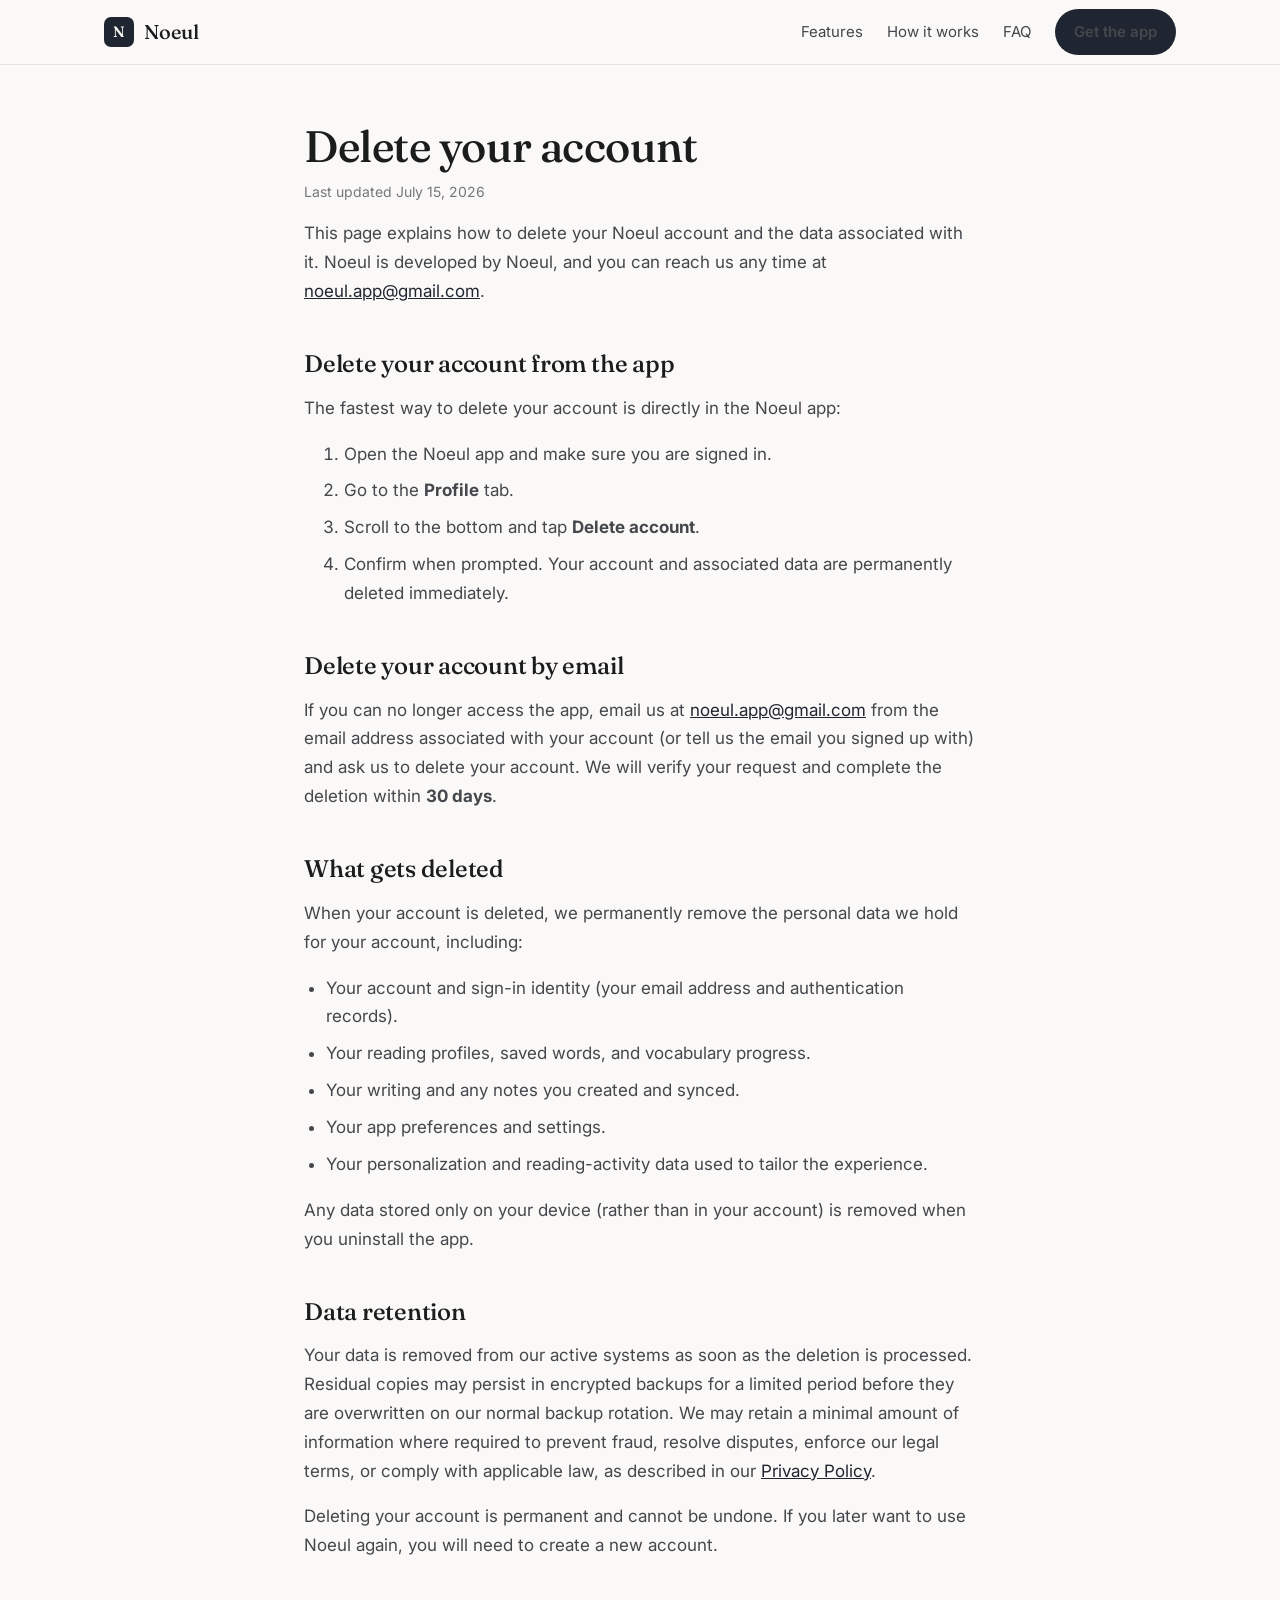
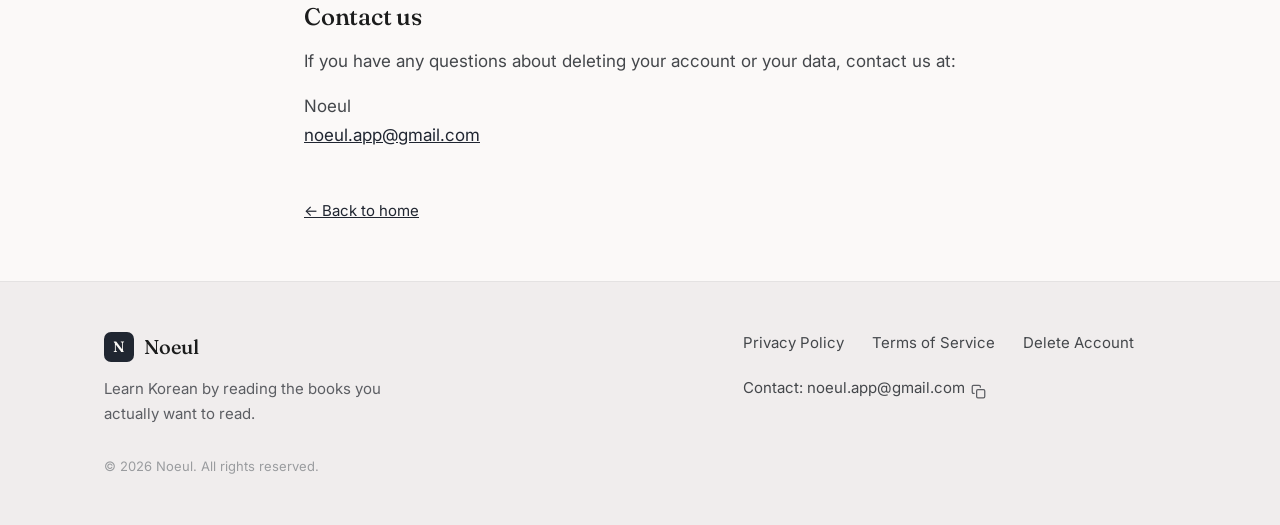
<file: delete-account.html>
<!DOCTYPE html>
<html lang="en">
<head>
  <meta charset="UTF-8" />
  <meta name="viewport" content="width=device-width, initial-scale=1" />
  <title>Delete Your Account — Noeul</title>
  <meta name="description" content="How to delete your Noeul account and associated data." />
  <meta name="theme-color" content="#fbf9f8" />
  <link rel="icon" href="./favicon.svg" type="image/svg+xml" />
  <link rel="preconnect" href="https://fonts.googleapis.com" />
  <link rel="preconnect" href="https://fonts.gstatic.com" crossorigin />
  <link href="https://fonts.googleapis.com/css2?family=Fraunces:opsz,wght@9..144,400;9..144,500;9..144,600&family=Inter:wght@400;500;600;700&display=swap" rel="stylesheet" />
  <link rel="stylesheet" href="./css/styles.css" />
</head>
<body>
  <a class="skip-link" href="#main">Skip to content</a>

  <header class="site-header is-scrolled">
    <div class="container">
      <nav class="nav" aria-label="Primary">
        <a class="brand" href="./index.html" aria-label="Noeul home">
          <span class="brand__mark" aria-hidden="true">N</span>
          <span class="brand__word">Noeul</span>
        </a>
        <div class="nav__links">
          <a href="./index.html#features">Features</a>
          <a href="./index.html#how">How it works</a>
          <a href="./index.html#faq">FAQ</a>
          <a class="btn btn--primary btn--sm" href="./index.html#download">Get the app</a>
        </div>
      </nav>
    </div>
  </header>

  <main id="main">
    <article class="container legal">
      <h1>Delete your account</h1>
      <p class="updated">Last updated July 15, 2026</p>

      <p>This page explains how to delete your Noeul account and the data associated with it. Noeul is developed by Noeul, and you can reach us any time at <a href="mailto:noeul.app@gmail.com">noeul.app@gmail.com</a>.</p>

      <h2 id="in-app">Delete your account from the app</h2>
      <p>The fastest way to delete your account is directly in the Noeul app:</p>
      <ol>
        <li>Open the Noeul app and make sure you are signed in.</li>
        <li>Go to the <strong>Profile</strong> tab.</li>
        <li>Scroll to the bottom and tap <strong>Delete account</strong>.</li>
        <li>Confirm when prompted. Your account and associated data are permanently deleted immediately.</li>
      </ol>

      <h2 id="by-email">Delete your account by email</h2>
      <p>If you can no longer access the app, email us at <a href="mailto:noeul.app@gmail.com">noeul.app@gmail.com</a> from the email address associated with your account (or tell us the email you signed up with) and ask us to delete your account. We will verify your request and complete the deletion within <strong>30 days</strong>.</p>

      <h2 id="what-deleted">What gets deleted</h2>
      <p>When your account is deleted, we permanently remove the personal data we hold for your account, including:</p>
      <ul>
        <li>Your account and sign-in identity (your email address and authentication records).</li>
        <li>Your reading profiles, saved words, and vocabulary progress.</li>
        <li>Your writing and any notes you created and synced.</li>
        <li>Your app preferences and settings.</li>
        <li>Your personalization and reading-activity data used to tailor the experience.</li>
      </ul>
      <p>Any data stored only on your device (rather than in your account) is removed when you uninstall the app.</p>

      <h2 id="retention">Data retention</h2>
      <p>Your data is removed from our active systems as soon as the deletion is processed. Residual copies may persist in encrypted backups for a limited period before they are overwritten on our normal backup rotation. We may retain a minimal amount of information where required to prevent fraud, resolve disputes, enforce our legal terms, or comply with applicable law, as described in our <a href="./privacy.html">Privacy Policy</a>.</p>
      <p>Deleting your account is permanent and cannot be undone. If you later want to use Noeul again, you will need to create a new account.</p>

      <h2 id="contact">Contact us</h2>
      <p>If you have any questions about deleting your account or your data, contact us at:</p>
      <p>
        Noeul<br />
        <a href="mailto:noeul.app@gmail.com">noeul.app@gmail.com</a>
      </p>

      <a class="back" href="./index.html">&larr; Back to home</a>
    </article>
  </main>

  <footer class="site-footer">
    <div class="container">
      <div class="footer__grid">
        <div>
          <a class="brand" href="./index.html" aria-label="Noeul home">
            <span class="brand__mark" aria-hidden="true">N</span>
            <span class="brand__word">Noeul</span>
          </a>
          <p class="footer__tagline">Learn Korean by reading the books you actually want to read.</p>
        </div>
        <nav class="footer__links" aria-label="Footer">
          <a href="./privacy.html">Privacy Policy</a>
          <a href="./terms.html">Terms of Service</a>
          <a href="./delete-account.html">Delete Account</a>
          <span class="footer__contact">Contact: <span class="footer__email">noeul.app@gmail.com<button class="footer__copy-btn" type="button" data-copy="noeul.app@gmail.com" aria-label="Copy email address" title="Copy email address">
              <svg class="icon-copy" width="15" height="15" viewBox="0 0 24 24" fill="none" stroke="currentColor" stroke-width="2" stroke-linecap="round" stroke-linejoin="round" aria-hidden="true"><rect x="9" y="9" width="13" height="13" rx="2"/><path d="M5 15H4a2 2 0 0 1-2-2V4a2 2 0 0 1 2-2h9a2 2 0 0 1 2 2v1"/></svg>
              <svg class="icon-check" width="15" height="15" viewBox="0 0 24 24" fill="none" stroke="currentColor" stroke-width="2" stroke-linecap="round" stroke-linejoin="round" aria-hidden="true"><polyline points="20 6 9 17 4 12"/></svg>
            </button></span>
          </span>
        </nav>
      </div>
      <p class="footer__copy">© 2026 Noeul. All rights reserved.</p>
    </div>
  </footer>

  <script src="./js/copy-email.js"></script>
</body>
</html>
</file>
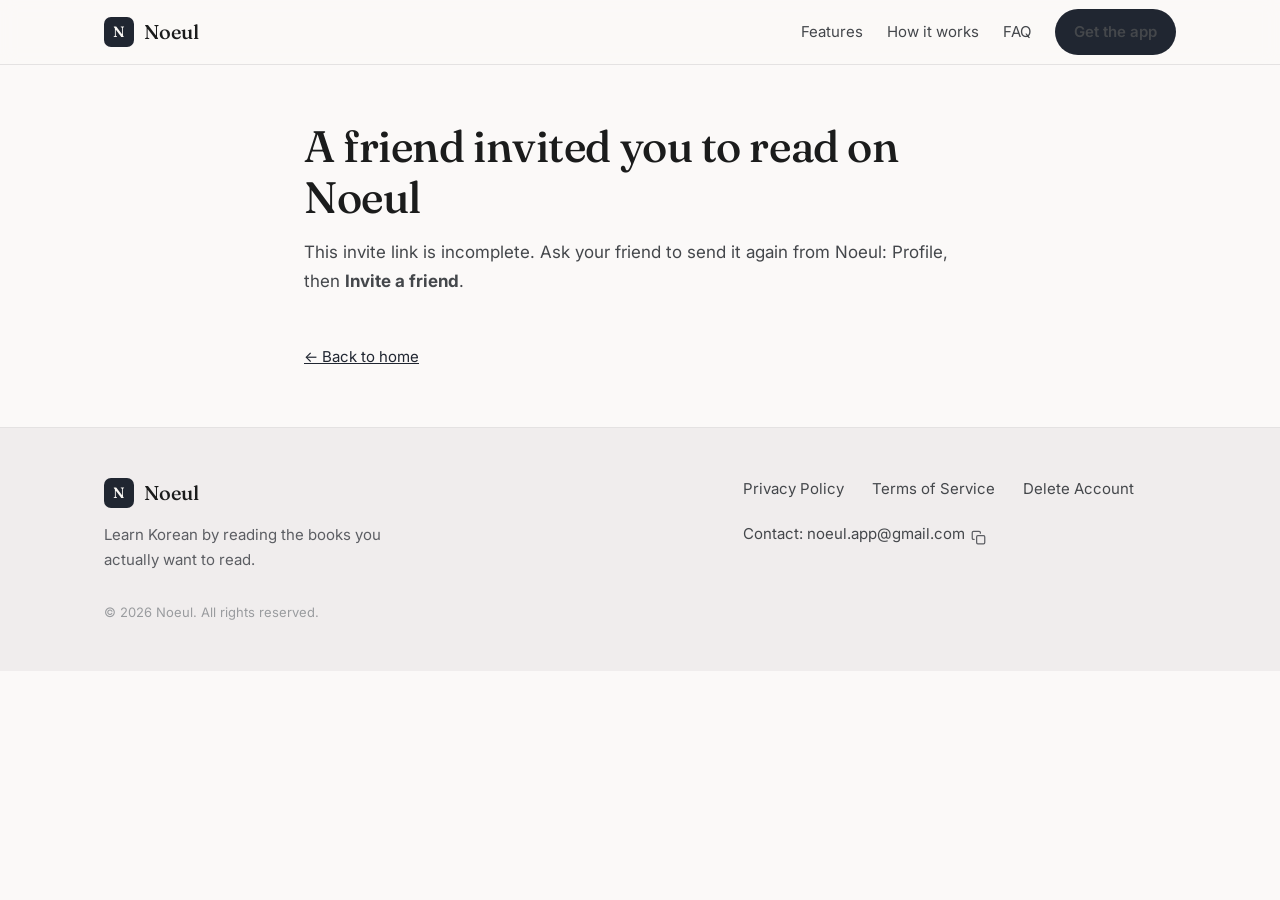
<file: invite.html>
<!DOCTYPE html>
<html lang="en">
<head>
  <meta charset="UTF-8" />
  <meta name="viewport" content="width=device-width, initial-scale=1" />
  <title>You're invited — Noeul</title>
  <meta name="description" content="A friend invited you to read with them on Noeul." />
  <meta name="robots" content="noindex" />
  <meta name="theme-color" content="#fbf9f8" />
  <link rel="icon" href="./favicon.svg" type="image/svg+xml" />
  <link rel="preconnect" href="https://fonts.googleapis.com" />
  <link rel="preconnect" href="https://fonts.gstatic.com" crossorigin />
  <link href="https://fonts.googleapis.com/css2?family=Fraunces:opsz,wght@9..144,400;9..144,500;9..144,600&family=Inter:wght@400;500;600;700&display=swap" rel="stylesheet" />
  <link rel="stylesheet" href="./css/styles.css" />
</head>
<body>
  <a class="skip-link" href="#main">Skip to content</a>

  <header class="site-header is-scrolled">
    <div class="container">
      <nav class="nav" aria-label="Primary">
        <a class="brand" href="./index.html" aria-label="Noeul home">
          <span class="brand__mark" aria-hidden="true">N</span>
          <span class="brand__word">Noeul</span>
        </a>
        <div class="nav__links">
          <a href="./index.html#features">Features</a>
          <a href="./index.html#how">How it works</a>
          <a href="./index.html#faq">FAQ</a>
          <a class="btn btn--primary btn--sm" href="./index.html#download">Get the app</a>
        </div>
      </nav>
    </div>
  </header>

  <main id="main">
    <article class="container legal invite">
      <h1>A friend invited you to read on Noeul</h1>

      <!-- Shown when the link carries an invite code (js/invite.js). -->
      <div id="invite-ready" hidden>
        <p>Open the invite in the app to add them as a friend. You'll see each other's reading streak, current book and books finished.</p>
        <p class="invite__actions">
          <a class="btn btn--primary" id="invite-open" href="./index.html#download">Open in Noeul</a>
        </p>

        <h2>If the button doesn't open the app</h2>
        <ol>
          <li>Open Noeul and go to <strong>Profile</strong>.</li>
          <li>Under Friends, tap <strong>Add with an invite code</strong>.</li>
          <li>Enter this code:</li>
        </ol>
        <p class="invite__code">
          <span id="invite-code" class="invite__code-text"></span>
          <button class="btn btn--ghost btn--sm" id="invite-copy" type="button">Copy code</button>
        </p>

        <h2>Don't have Noeul yet?</h2>
        <p><a href="./index.html#download">Get the app</a>, create an account, then come back and open this link again.</p>
      </div>

      <!-- Shown when the link has no code, or a broken one. -->
      <div id="invite-missing">
        <p>This invite link is incomplete. Ask your friend to send it again from Noeul: Profile, then <strong>Invite a friend</strong>.</p>
      </div>

      <a class="back" href="./index.html">&larr; Back to home</a>
    </article>
  </main>

  <footer class="site-footer">
    <div class="container">
      <div class="footer__grid">
        <div>
          <a class="brand" href="./index.html" aria-label="Noeul home">
            <span class="brand__mark" aria-hidden="true">N</span>
            <span class="brand__word">Noeul</span>
          </a>
          <p class="footer__tagline">Learn Korean by reading the books you actually want to read.</p>
        </div>
        <nav class="footer__links" aria-label="Footer">
          <a href="./privacy.html">Privacy Policy</a>
          <a href="./terms.html">Terms of Service</a>
          <a href="./delete-account.html">Delete Account</a>
          <span class="footer__contact">Contact: <span class="footer__email">noeul.app@gmail.com<button class="footer__copy-btn" type="button" data-copy="noeul.app@gmail.com" aria-label="Copy email address" title="Copy email address">
              <svg class="icon-copy" width="15" height="15" viewBox="0 0 24 24" fill="none" stroke="currentColor" stroke-width="2" stroke-linecap="round" stroke-linejoin="round" aria-hidden="true"><rect x="9" y="9" width="13" height="13" rx="2"/><path d="M5 15H4a2 2 0 0 1-2-2V4a2 2 0 0 1 2-2h9a2 2 0 0 1 2 2v1"/></svg>
              <svg class="icon-check" width="15" height="15" viewBox="0 0 24 24" fill="none" stroke="currentColor" stroke-width="2" stroke-linecap="round" stroke-linejoin="round" aria-hidden="true"><polyline points="20 6 9 17 4 12"/></svg>
            </button></span>
          </span>
        </nav>
      </div>
      <p class="footer__copy">© 2026 Noeul. All rights reserved.</p>
    </div>
  </footer>

  <script src="./js/copy-email.js"></script>
  <script src="./js/invite.js"></script>
</body>
</html>
</file>
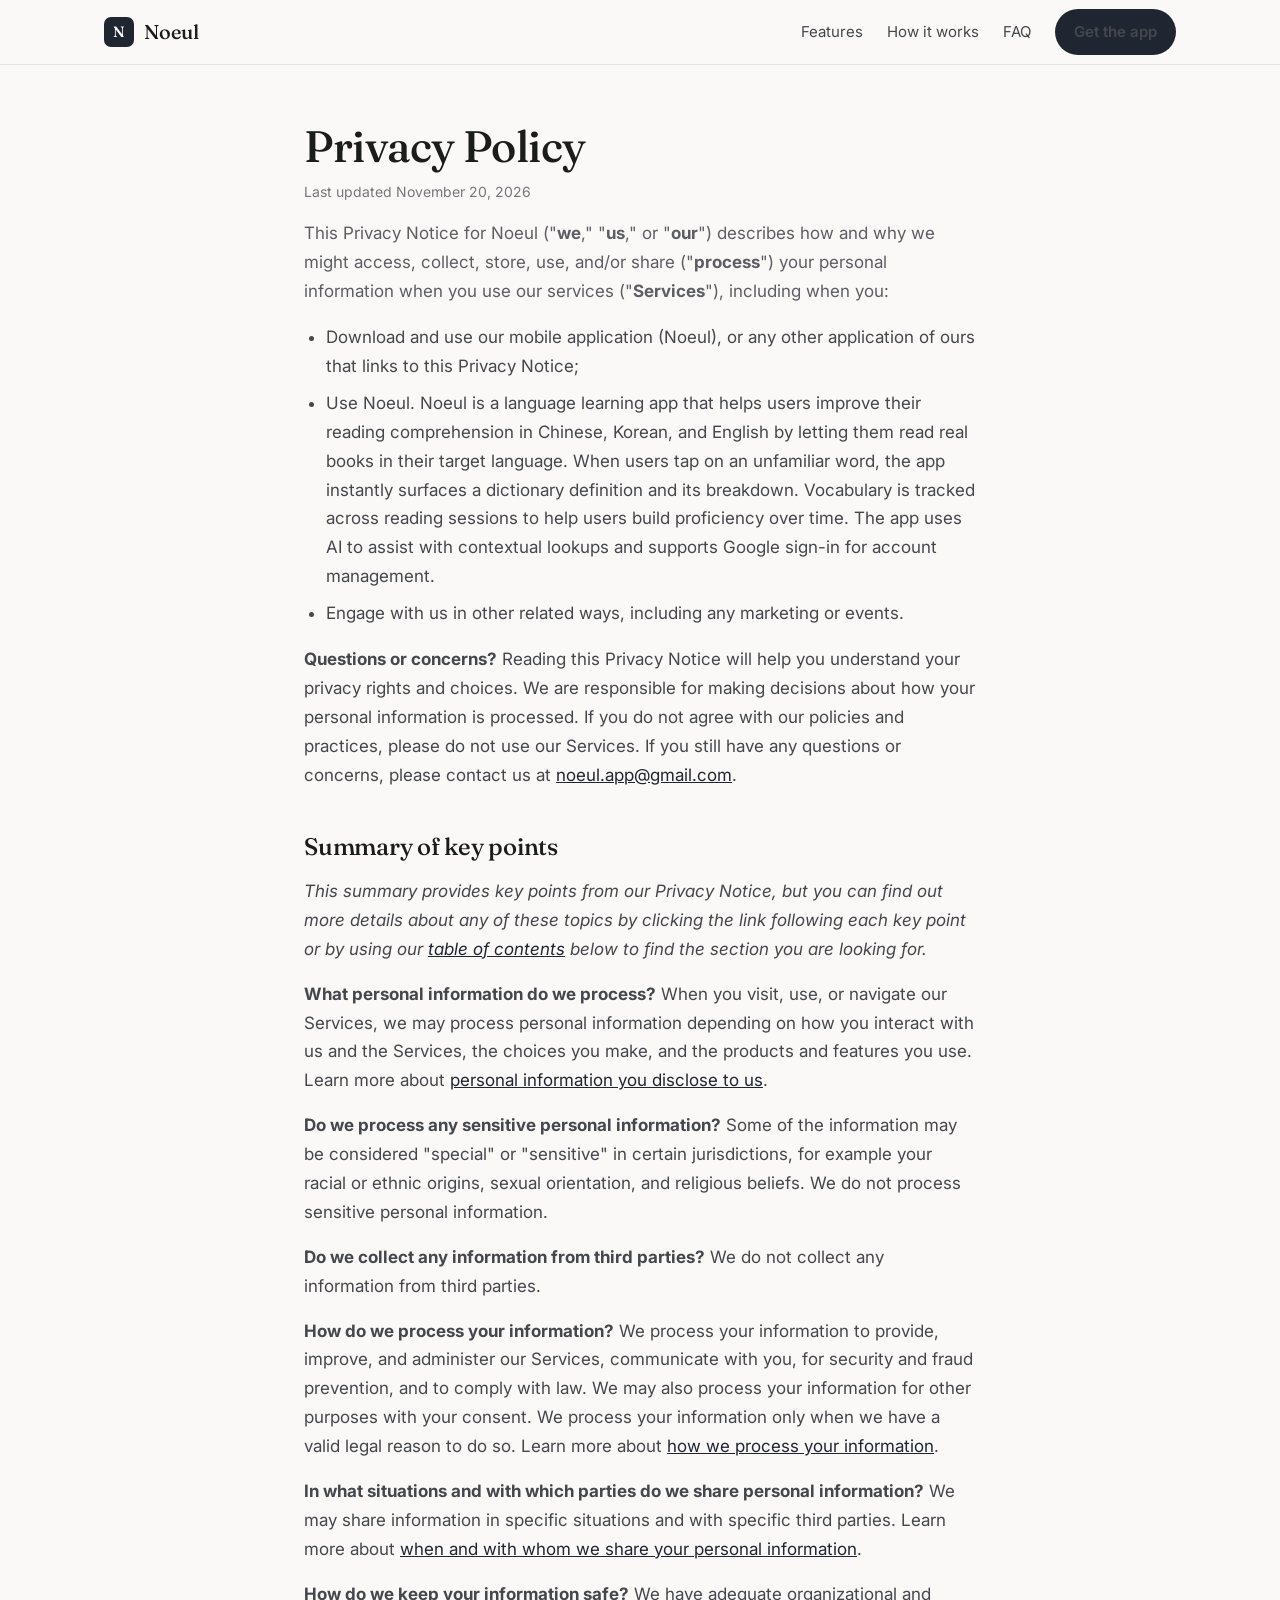
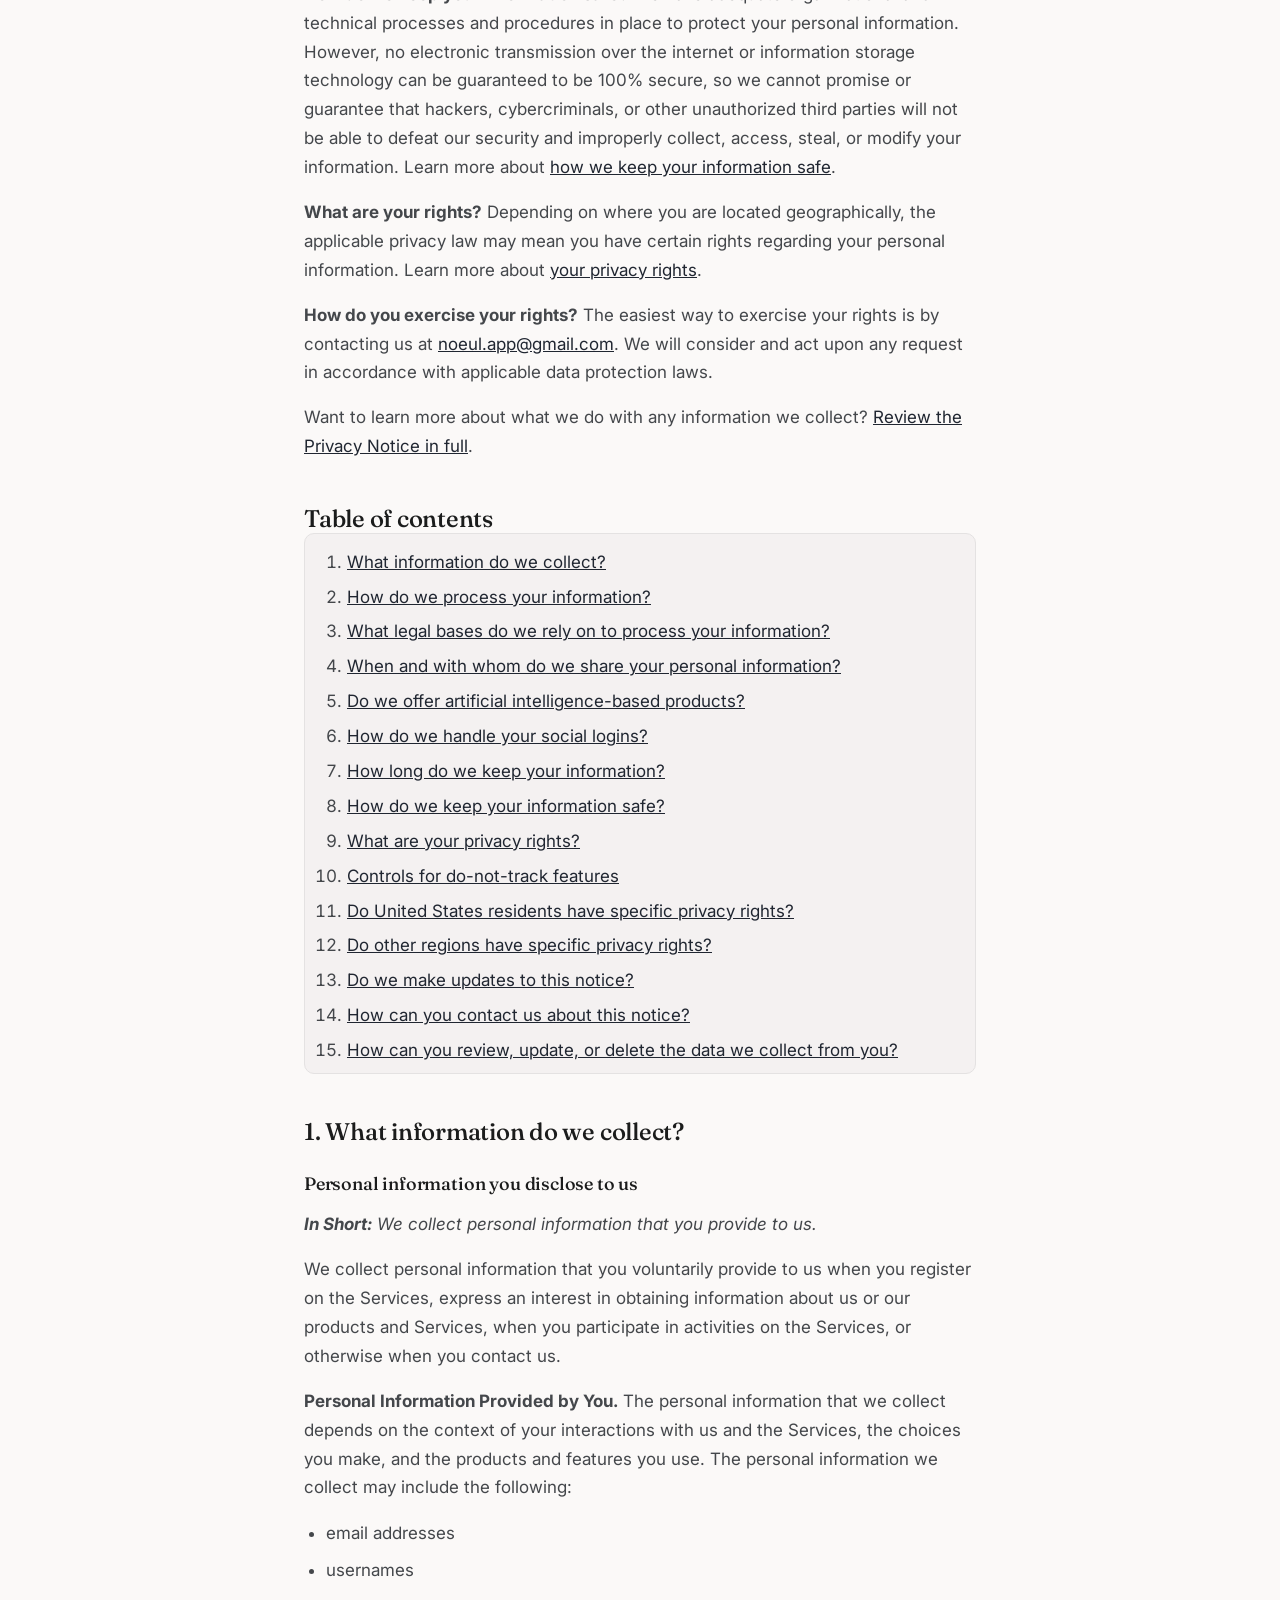
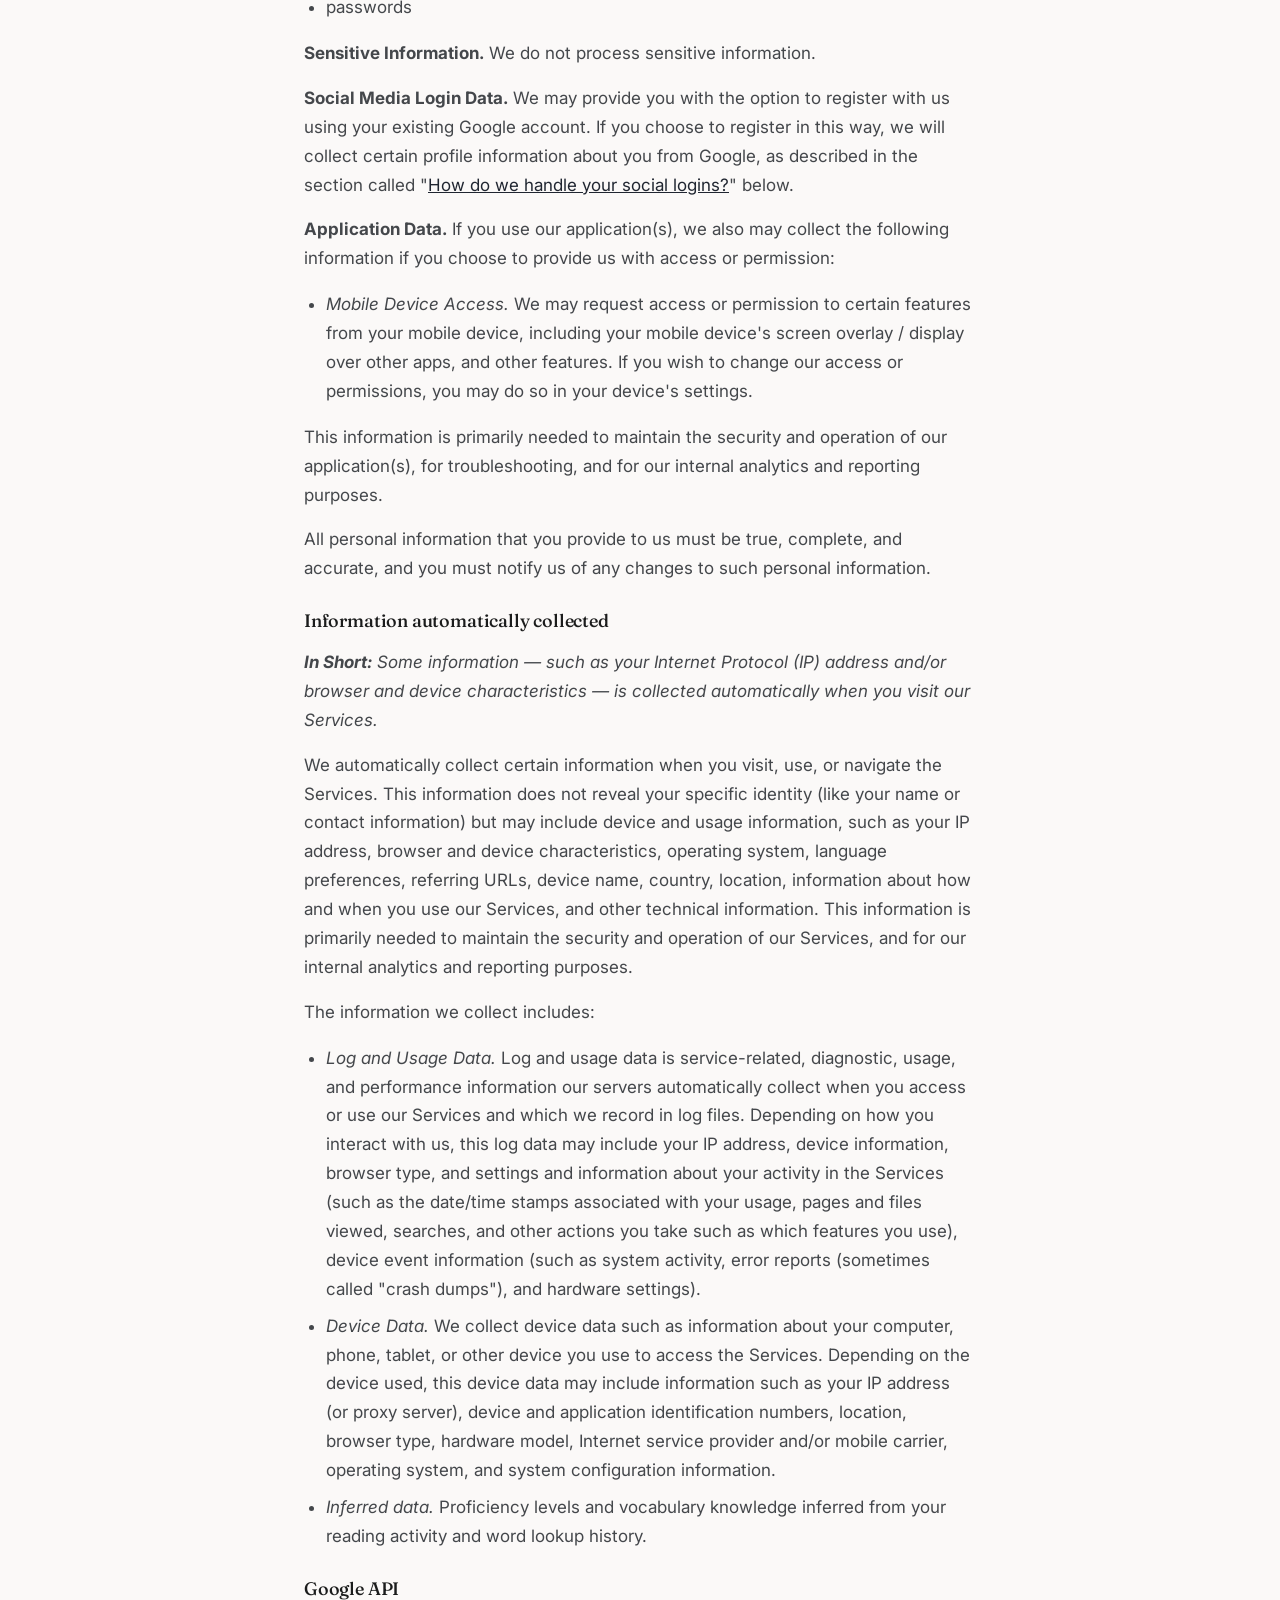
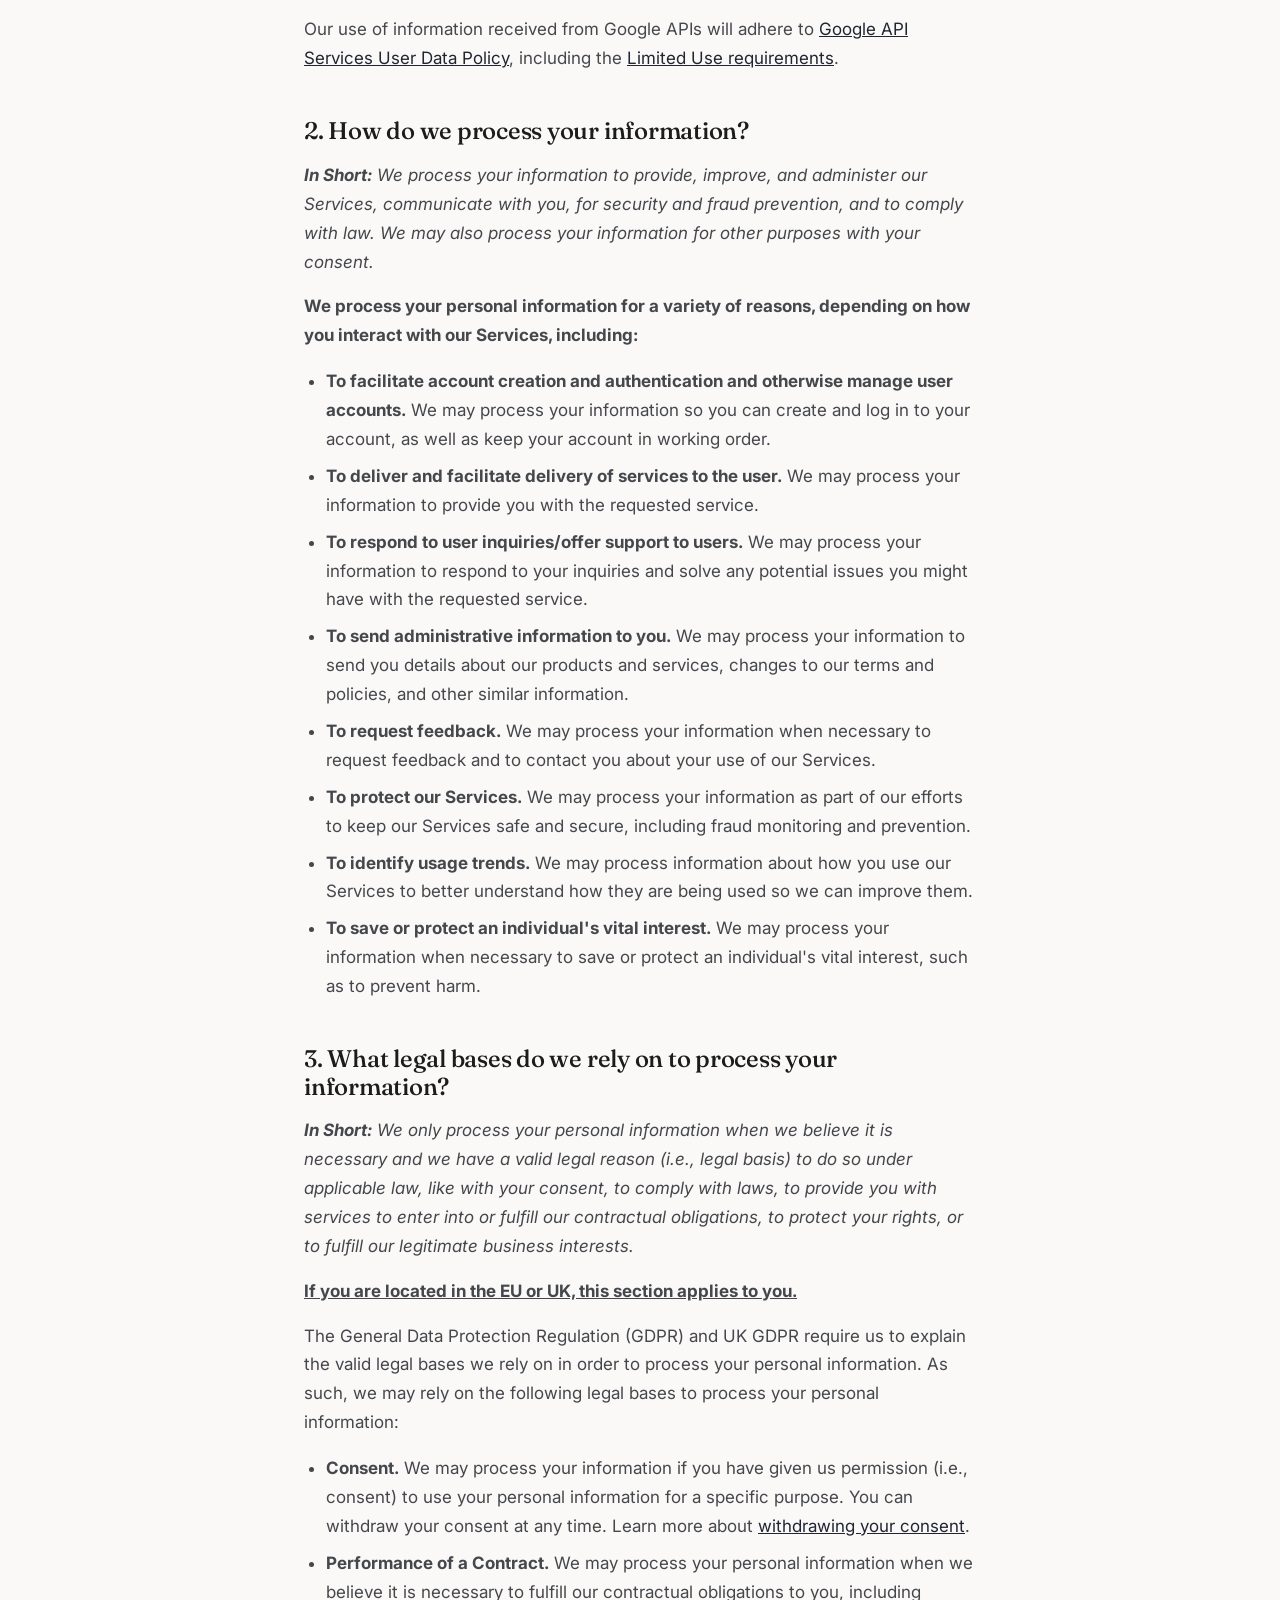
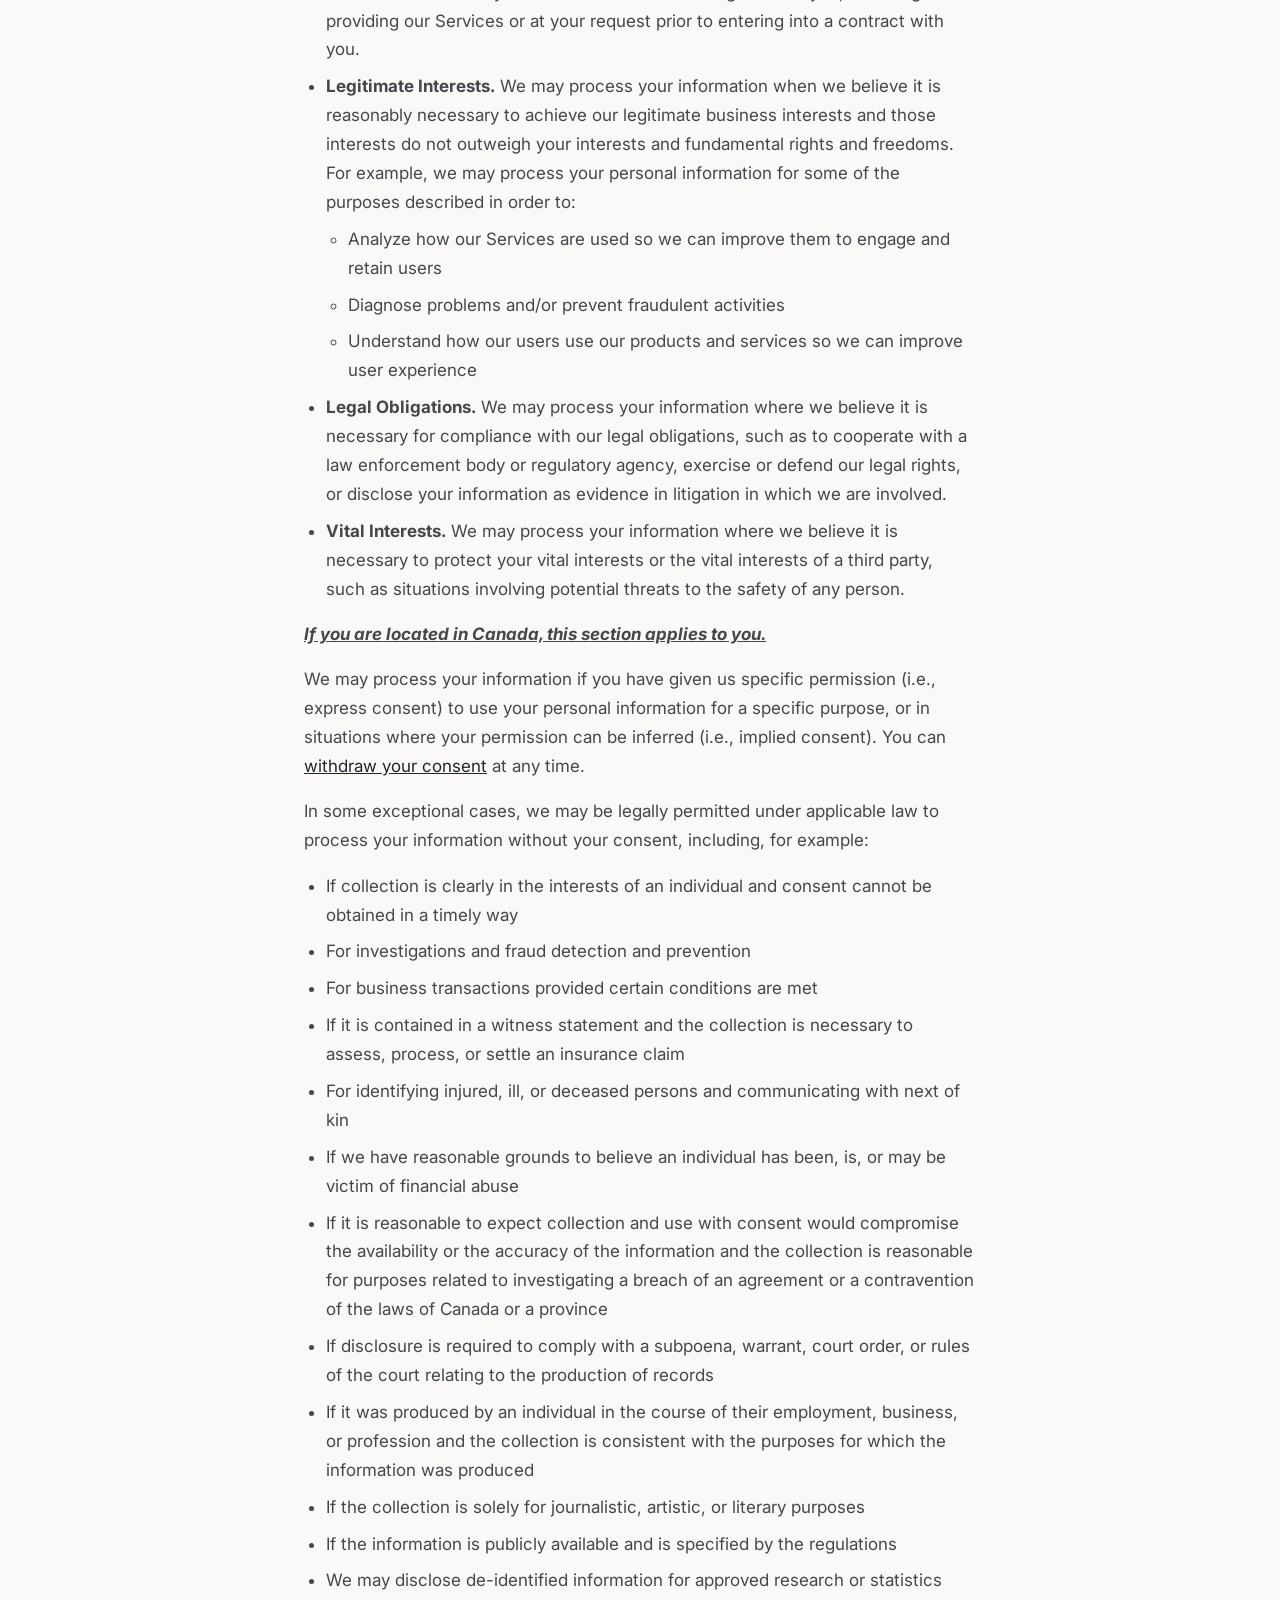
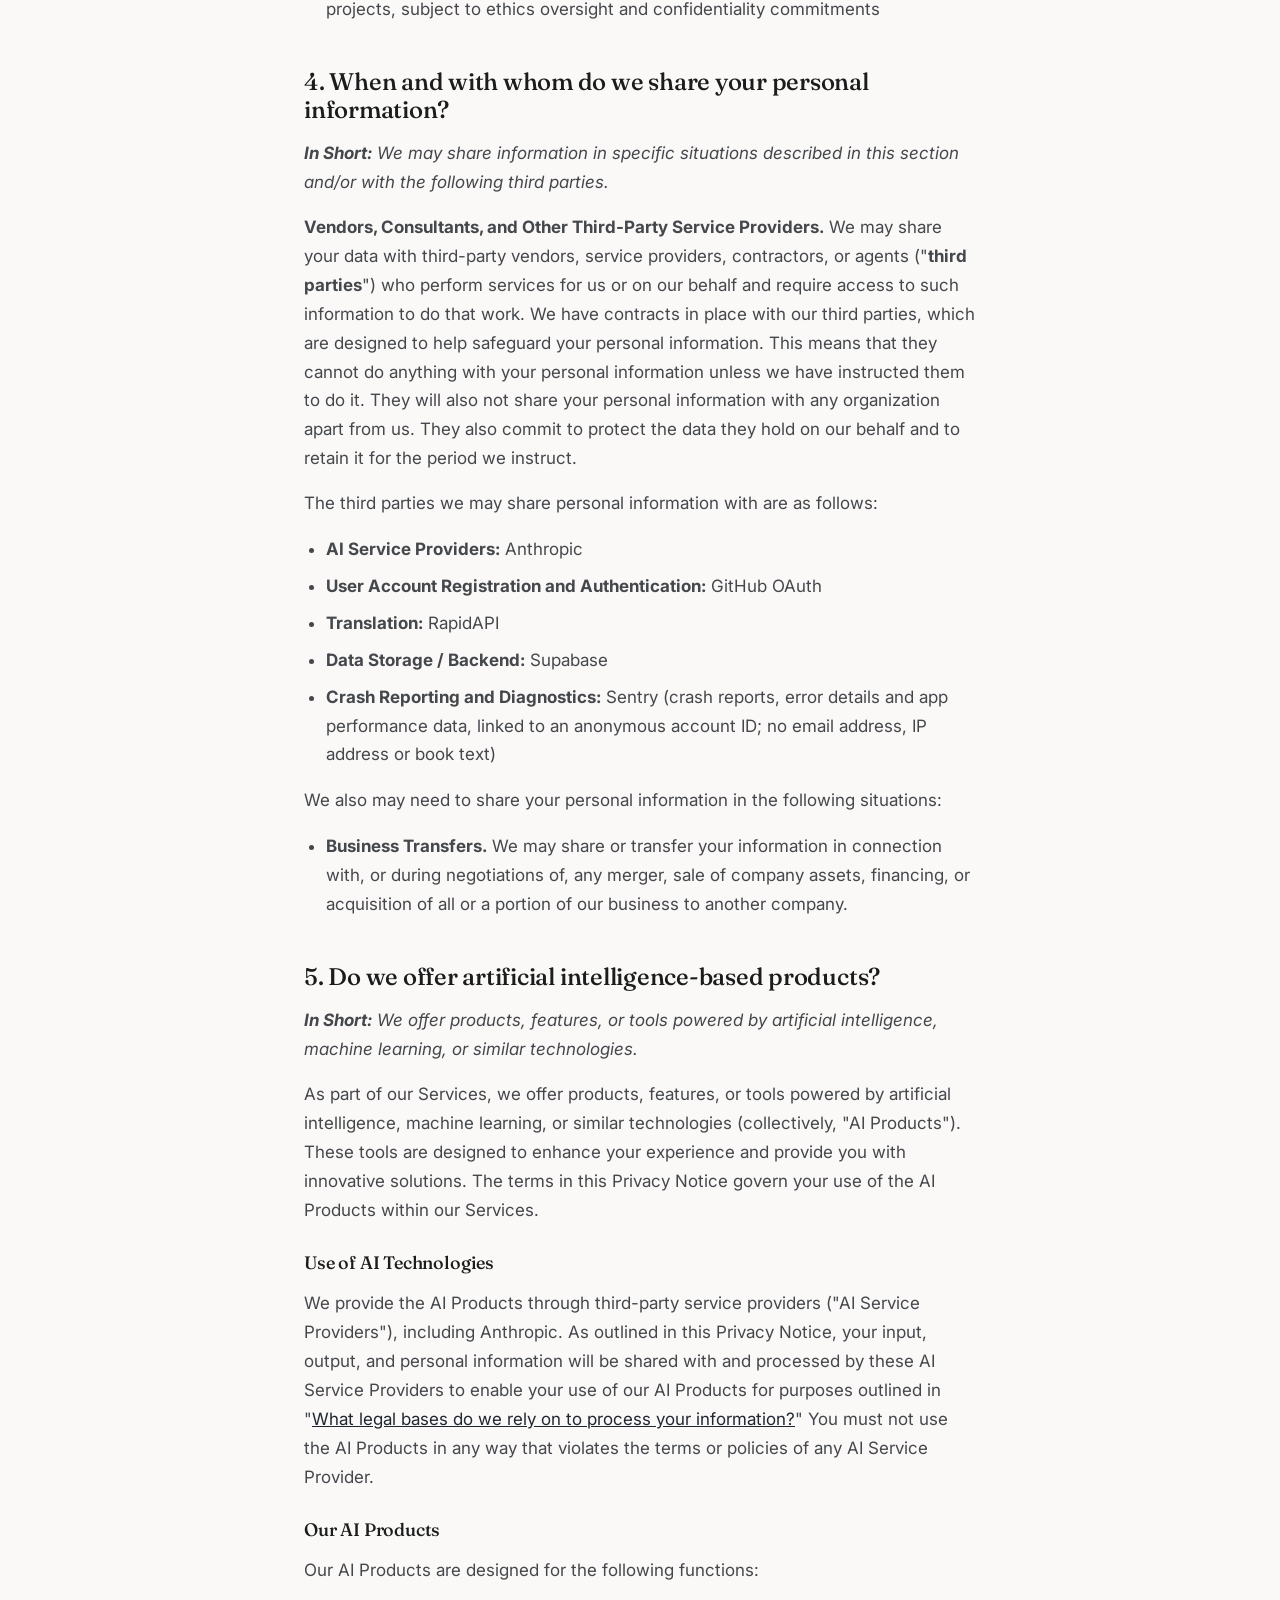
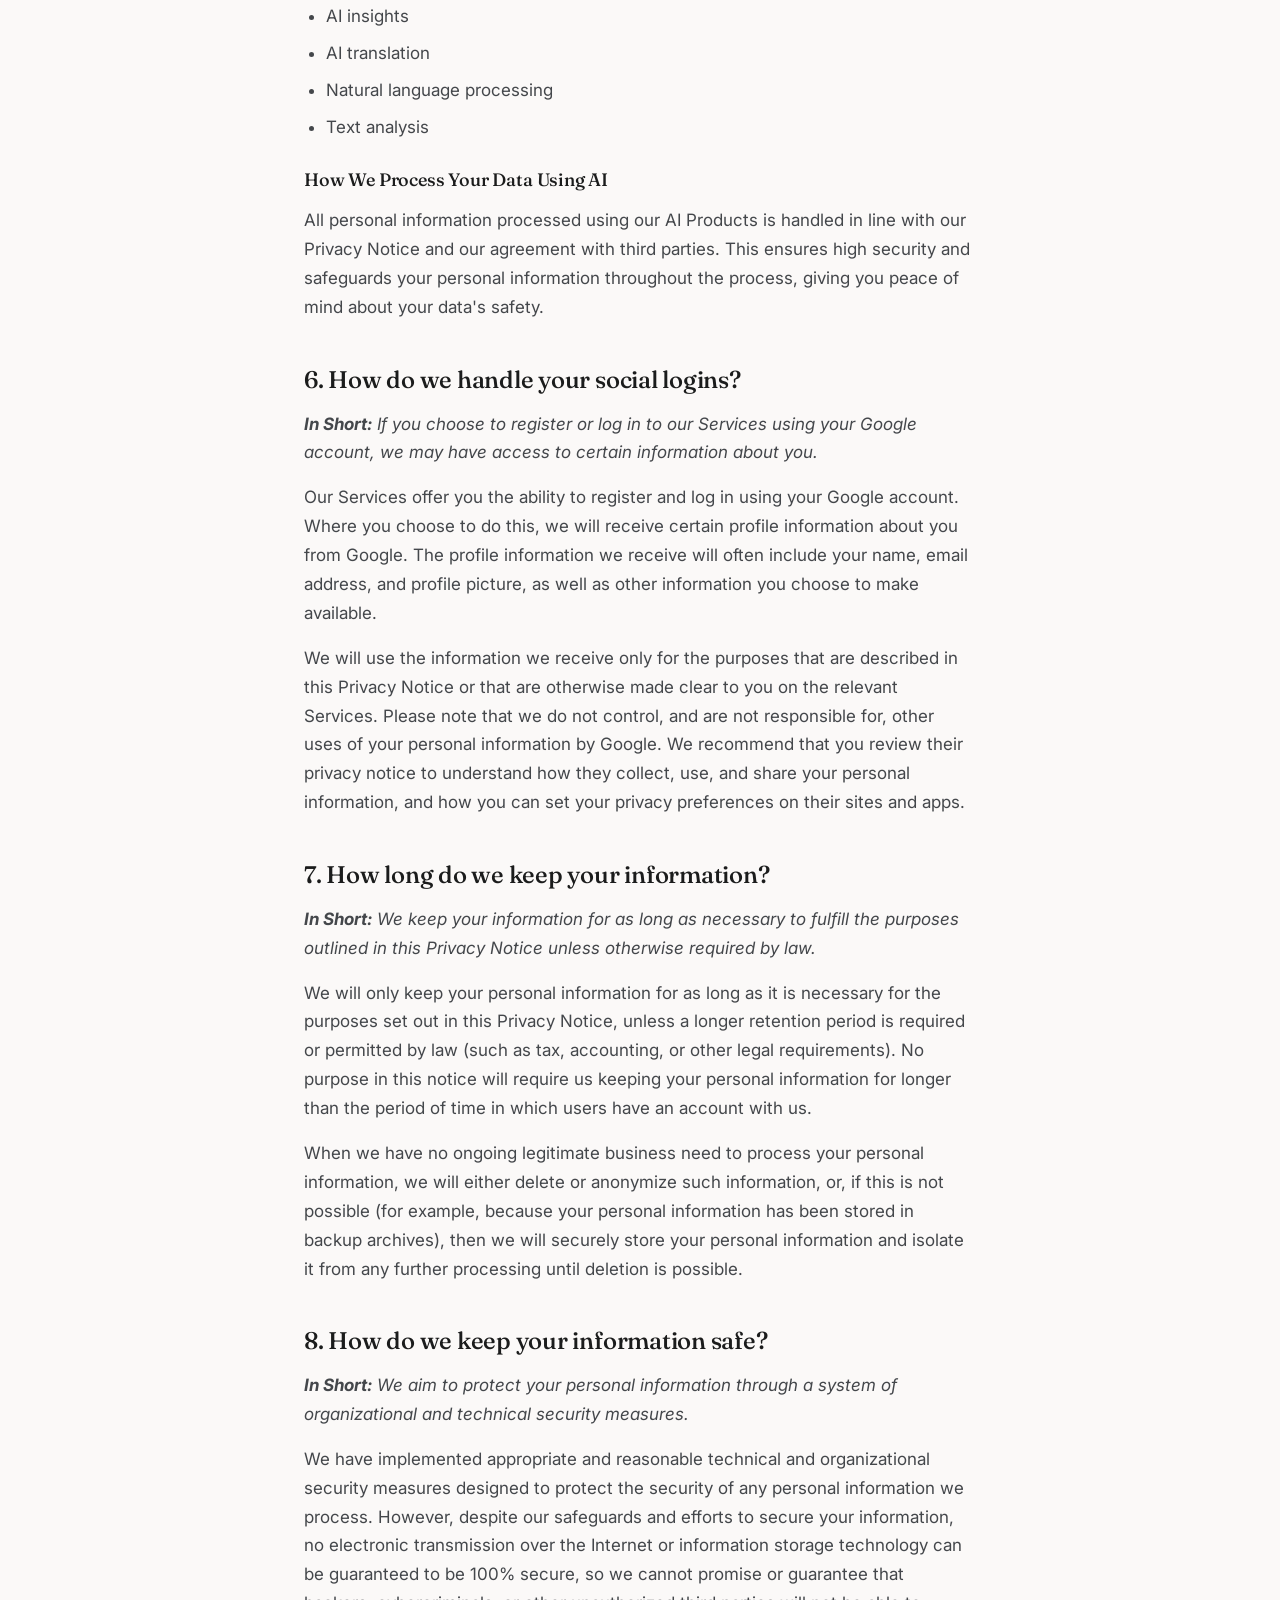
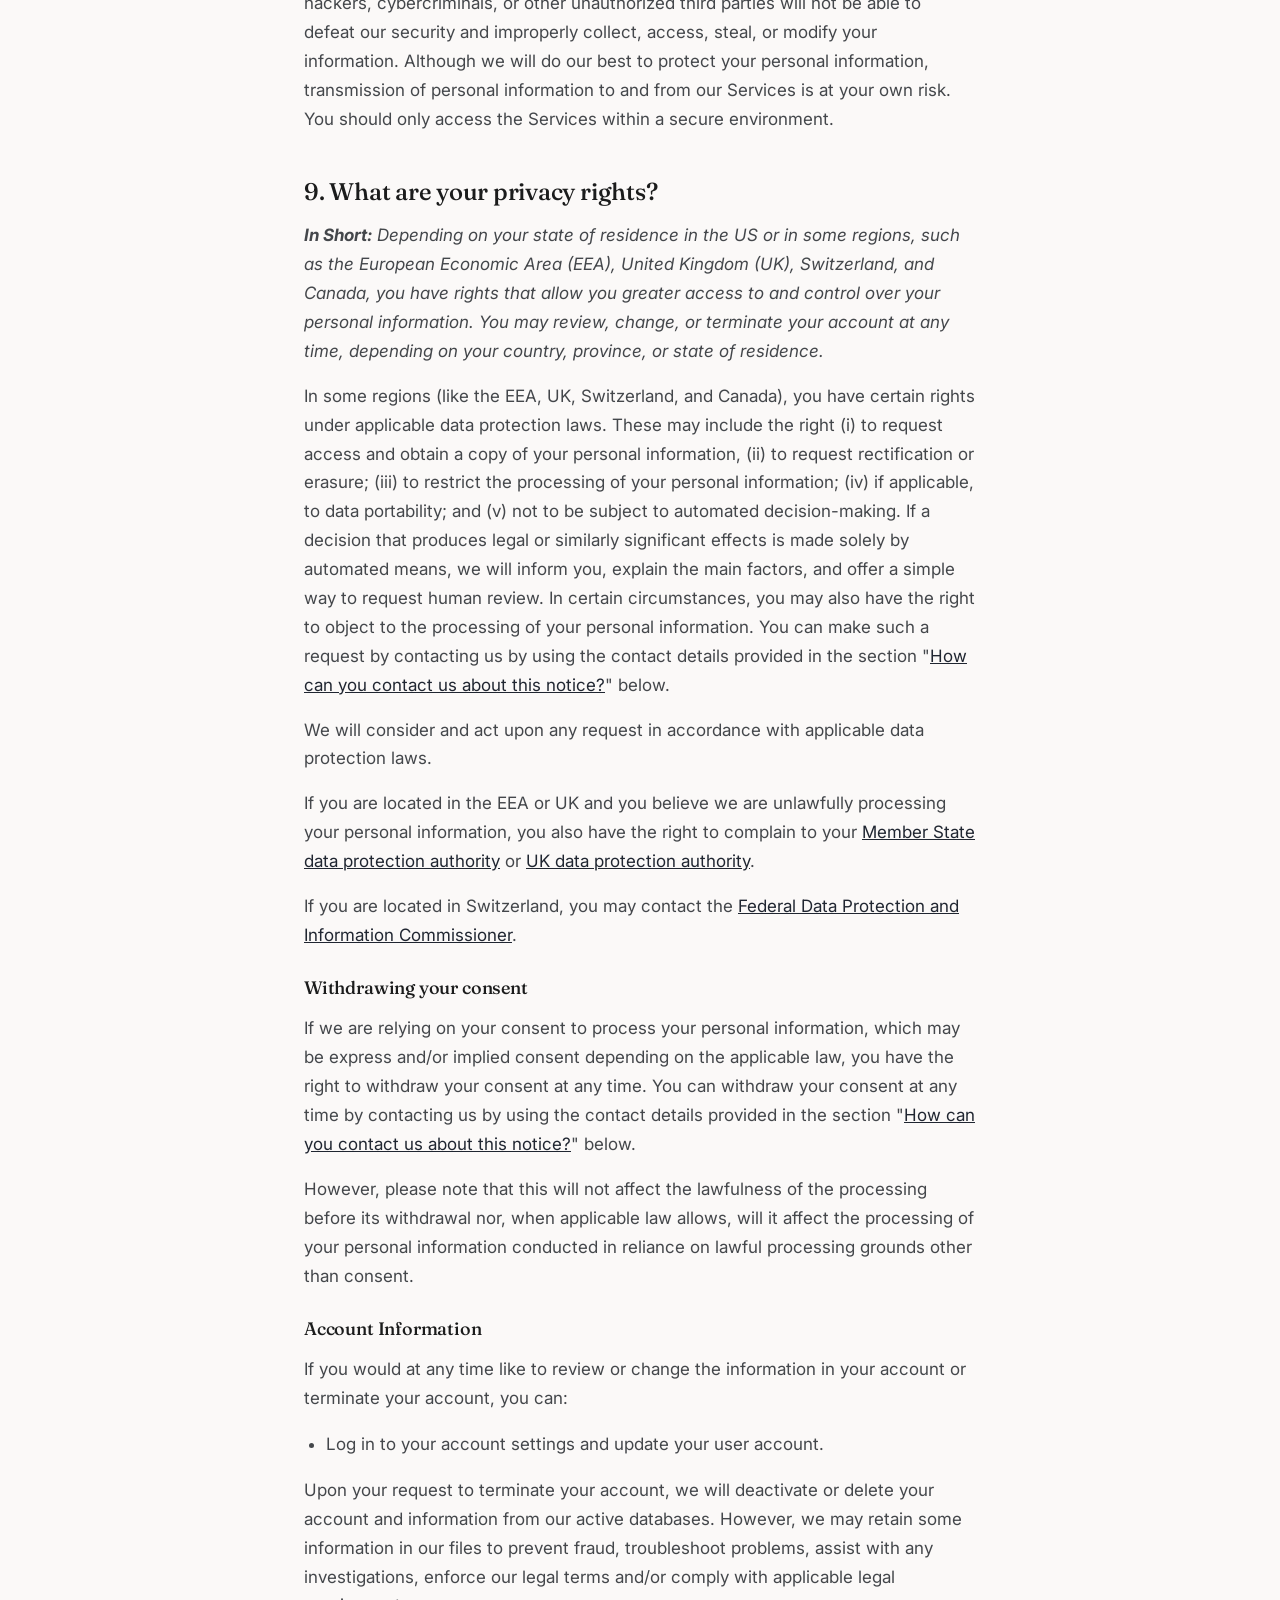
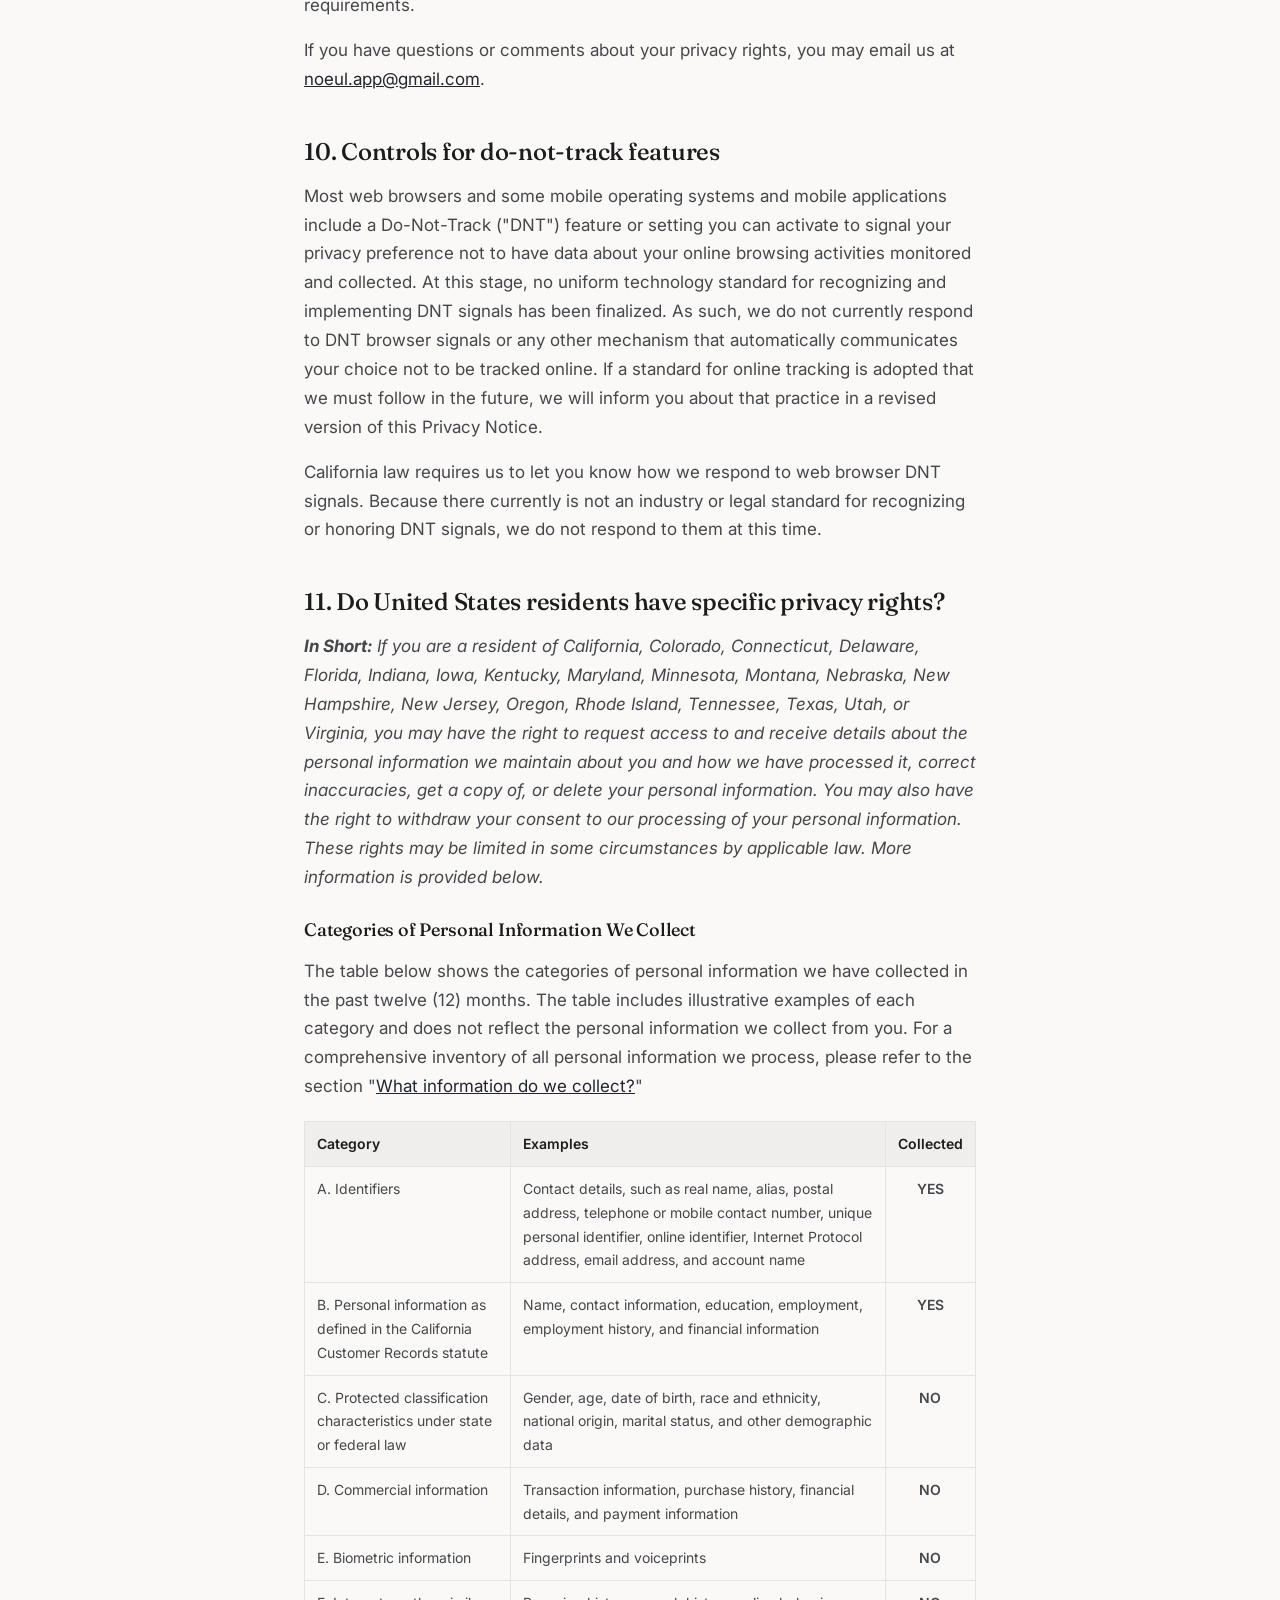
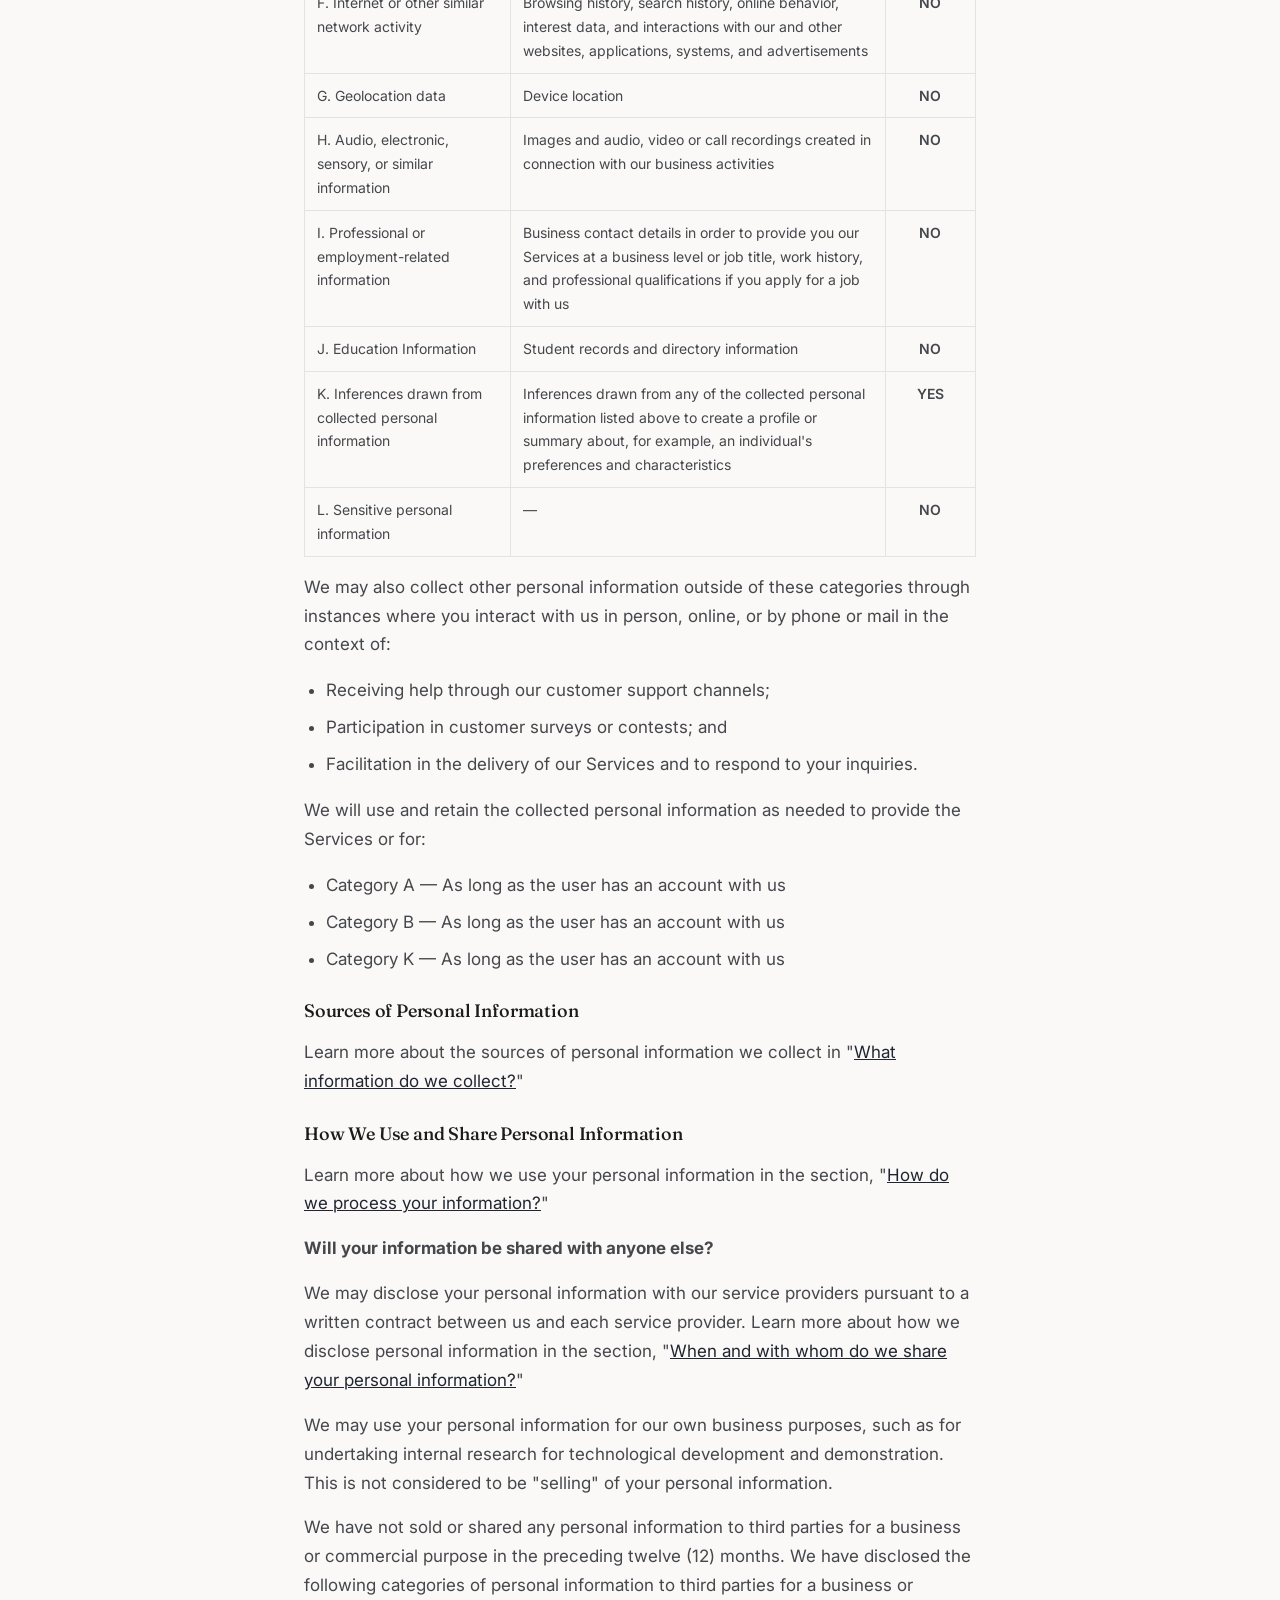
<file: privacy.html>
<!DOCTYPE html>
<html lang="en">
<head>
  <meta charset="UTF-8" />
  <meta name="viewport" content="width=device-width, initial-scale=1" />
  <title>Privacy Policy — Noeul</title>
  <meta name="description" content="Noeul privacy policy." />
  <meta name="theme-color" content="#fbf9f8" />
  <link rel="icon" href="./favicon.svg" type="image/svg+xml" />
  <link rel="preconnect" href="https://fonts.googleapis.com" />
  <link rel="preconnect" href="https://fonts.gstatic.com" crossorigin />
  <link href="https://fonts.googleapis.com/css2?family=Fraunces:opsz,wght@9..144,400;9..144,500;9..144,600&family=Inter:wght@400;500;600;700&display=swap" rel="stylesheet" />
  <link rel="stylesheet" href="./css/styles.css" />
</head>
<body>
  <a class="skip-link" href="#main">Skip to content</a>

  <header class="site-header is-scrolled">
    <div class="container">
      <nav class="nav" aria-label="Primary">
        <a class="brand" href="./index.html" aria-label="Noeul home">
          <span class="brand__mark" aria-hidden="true">N</span>
          <span class="brand__word">Noeul</span>
        </a>
        <div class="nav__links">
          <a href="./index.html#features">Features</a>
          <a href="./index.html#how">How it works</a>
          <a href="./index.html#faq">FAQ</a>
          <a class="btn btn--primary btn--sm" href="./index.html#download">Get the app</a>
        </div>
      </nav>
    </div>
  </header>

  <main id="main">
    <article class="container legal">
      <h1>Privacy Policy</h1>
      <p class="updated">Last updated November 20, 2026</p>

      <p class="legal-lead">This Privacy Notice for Noeul ("<strong>we</strong>," "<strong>us</strong>," or "<strong>our</strong>") describes how and why we might access, collect, store, use, and/or share ("<strong>process</strong>") your personal information when you use our services ("<strong>Services</strong>"), including when you:</p>
      <ul>
        <li>Download and use our mobile application (Noeul), or any other application of ours that links to this Privacy Notice;</li>
        <li>Use Noeul. Noeul is a language learning app that helps users improve their reading comprehension in Chinese, Korean, and English by letting them read real books in their target language. When users tap on an unfamiliar word, the app instantly surfaces a dictionary definition and its breakdown. Vocabulary is tracked across reading sessions to help users build proficiency over time. The app uses AI to assist with contextual lookups and supports Google sign-in for account management.</li>
        <li>Engage with us in other related ways, including any marketing or events.</li>
      </ul>
      <p><strong>Questions or concerns?</strong> Reading this Privacy Notice will help you understand your privacy rights and choices. We are responsible for making decisions about how your personal information is processed. If you do not agree with our policies and practices, please do not use our Services. If you still have any questions or concerns, please contact us at <a href="mailto:noeul.app@gmail.com">noeul.app@gmail.com</a>.</p>

      <h2 id="summary">Summary of key points</h2>
      <p><em>This summary provides key points from our Privacy Notice, but you can find out more details about any of these topics by clicking the link following each key point or by using our <a href="#toc">table of contents</a> below to find the section you are looking for.</em></p>
      <p><strong>What personal information do we process?</strong> When you visit, use, or navigate our Services, we may process personal information depending on how you interact with us and the Services, the choices you make, and the products and features you use. Learn more about <a href="#infocollect">personal information you disclose to us</a>.</p>
      <p><strong>Do we process any sensitive personal information?</strong> Some of the information may be considered "special" or "sensitive" in certain jurisdictions, for example your racial or ethnic origins, sexual orientation, and religious beliefs. We do not process sensitive personal information.</p>
      <p><strong>Do we collect any information from third parties?</strong> We do not collect any information from third parties.</p>
      <p><strong>How do we process your information?</strong> We process your information to provide, improve, and administer our Services, communicate with you, for security and fraud prevention, and to comply with law. We may also process your information for other purposes with your consent. We process your information only when we have a valid legal reason to do so. Learn more about <a href="#infouse">how we process your information</a>.</p>
      <p><strong>In what situations and with which parties do we share personal information?</strong> We may share information in specific situations and with specific third parties. Learn more about <a href="#whoshare">when and with whom we share your personal information</a>.</p>
      <p><strong>How do we keep your information safe?</strong> We have adequate organizational and technical processes and procedures in place to protect your personal information. However, no electronic transmission over the internet or information storage technology can be guaranteed to be 100% secure, so we cannot promise or guarantee that hackers, cybercriminals, or other unauthorized third parties will not be able to defeat our security and improperly collect, access, steal, or modify your information. Learn more about <a href="#infosafe">how we keep your information safe</a>.</p>
      <p><strong>What are your rights?</strong> Depending on where you are located geographically, the applicable privacy law may mean you have certain rights regarding your personal information. Learn more about <a href="#privacyrights">your privacy rights</a>.</p>
      <p><strong>How do you exercise your rights?</strong> The easiest way to exercise your rights is by contacting us at <a href="mailto:noeul.app@gmail.com">noeul.app@gmail.com</a>. We will consider and act upon any request in accordance with applicable data protection laws.</p>
      <p>Want to learn more about what we do with any information we collect? <a href="#toc">Review the Privacy Notice in full</a>.</p>

      <h2 id="toc">Table of contents</h2>
      <nav class="toc" aria-label="Table of contents">
        <ol>
          <li><a href="#infocollect">What information do we collect?</a></li>
          <li><a href="#infouse">How do we process your information?</a></li>
          <li><a href="#legalbases">What legal bases do we rely on to process your information?</a></li>
          <li><a href="#whoshare">When and with whom do we share your personal information?</a></li>
          <li><a href="#ai">Do we offer artificial intelligence-based products?</a></li>
          <li><a href="#sociallogins">How do we handle your social logins?</a></li>
          <li><a href="#inforetain">How long do we keep your information?</a></li>
          <li><a href="#infosafe">How do we keep your information safe?</a></li>
          <li><a href="#privacyrights">What are your privacy rights?</a></li>
          <li><a href="#dnt">Controls for do-not-track features</a></li>
          <li><a href="#uslaws">Do United States residents have specific privacy rights?</a></li>
          <li><a href="#otherlaws">Do other regions have specific privacy rights?</a></li>
          <li><a href="#policyupdates">Do we make updates to this notice?</a></li>
          <li><a href="#contact">How can you contact us about this notice?</a></li>
          <li><a href="#request">How can you review, update, or delete the data we collect from you?</a></li>
        </ol>
      </nav>

      <h2 id="infocollect">1. What information do we collect?</h2>
      <h3 id="personalinfo">Personal information you disclose to us</h3>
      <p><strong><em>In Short:</em></strong> <em>We collect personal information that you provide to us.</em></p>
      <p>We collect personal information that you voluntarily provide to us when you register on the Services, express an interest in obtaining information about us or our products and Services, when you participate in activities on the Services, or otherwise when you contact us.</p>
      <p><strong>Personal Information Provided by You.</strong> The personal information that we collect depends on the context of your interactions with us and the Services, the choices you make, and the products and features you use. The personal information we collect may include the following:</p>
      <ul>
        <li>email addresses</li>
        <li>usernames</li>
        <li>passwords</li>
      </ul>
      <p id="sensitiveinfo"><strong>Sensitive Information.</strong> We do not process sensitive information.</p>
      <p><strong>Social Media Login Data.</strong> We may provide you with the option to register with us using your existing Google account. If you choose to register in this way, we will collect certain profile information about you from Google, as described in the section called "<a href="#sociallogins">How do we handle your social logins?</a>" below.</p>
      <p><strong>Application Data.</strong> If you use our application(s), we also may collect the following information if you choose to provide us with access or permission:</p>
      <ul>
        <li><em>Mobile Device Access.</em> We may request access or permission to certain features from your mobile device, including your mobile device's screen overlay / display over other apps, and other features. If you wish to change our access or permissions, you may do so in your device's settings.</li>
      </ul>
      <p>This information is primarily needed to maintain the security and operation of our application(s), for troubleshooting, and for our internal analytics and reporting purposes.</p>
      <p>All personal information that you provide to us must be true, complete, and accurate, and you must notify us of any changes to such personal information.</p>

      <h3>Information automatically collected</h3>
      <p><strong><em>In Short:</em></strong> <em>Some information — such as your Internet Protocol (IP) address and/or browser and device characteristics — is collected automatically when you visit our Services.</em></p>
      <p>We automatically collect certain information when you visit, use, or navigate the Services. This information does not reveal your specific identity (like your name or contact information) but may include device and usage information, such as your IP address, browser and device characteristics, operating system, language preferences, referring URLs, device name, country, location, information about how and when you use our Services, and other technical information. This information is primarily needed to maintain the security and operation of our Services, and for our internal analytics and reporting purposes.</p>
      <p>The information we collect includes:</p>
      <ul>
        <li><em>Log and Usage Data.</em> Log and usage data is service-related, diagnostic, usage, and performance information our servers automatically collect when you access or use our Services and which we record in log files. Depending on how you interact with us, this log data may include your IP address, device information, browser type, and settings and information about your activity in the Services (such as the date/time stamps associated with your usage, pages and files viewed, searches, and other actions you take such as which features you use), device event information (such as system activity, error reports (sometimes called "crash dumps"), and hardware settings).</li>
        <li><em>Device Data.</em> We collect device data such as information about your computer, phone, tablet, or other device you use to access the Services. Depending on the device used, this device data may include information such as your IP address (or proxy server), device and application identification numbers, location, browser type, hardware model, Internet service provider and/or mobile carrier, operating system, and system configuration information.</li>
        <li><em>Inferred data.</em> Proficiency levels and vocabulary knowledge inferred from your reading activity and word lookup history.</li>
      </ul>
      <h3>Google API</h3>
      <p>Our use of information received from Google APIs will adhere to <a href="https://developers.google.com/terms/api-services-user-data-policy" rel="noopener noreferrer" target="_blank">Google API Services User Data Policy</a>, including the <a href="https://developers.google.com/terms/api-services-user-data-policy#limited-use" rel="noopener noreferrer" target="_blank">Limited Use requirements</a>.</p>

      <h2 id="infouse">2. How do we process your information?</h2>
      <p><strong><em>In Short:</em></strong> <em>We process your information to provide, improve, and administer our Services, communicate with you, for security and fraud prevention, and to comply with law. We may also process your information for other purposes with your consent.</em></p>
      <p><strong>We process your personal information for a variety of reasons, depending on how you interact with our Services, including:</strong></p>
      <ul>
        <li><strong>To facilitate account creation and authentication and otherwise manage user accounts.</strong> We may process your information so you can create and log in to your account, as well as keep your account in working order.</li>
        <li><strong>To deliver and facilitate delivery of services to the user.</strong> We may process your information to provide you with the requested service.</li>
        <li><strong>To respond to user inquiries/offer support to users.</strong> We may process your information to respond to your inquiries and solve any potential issues you might have with the requested service.</li>
        <li><strong>To send administrative information to you.</strong> We may process your information to send you details about our products and services, changes to our terms and policies, and other similar information.</li>
        <li><strong>To request feedback.</strong> We may process your information when necessary to request feedback and to contact you about your use of our Services.</li>
        <li><strong>To protect our Services.</strong> We may process your information as part of our efforts to keep our Services safe and secure, including fraud monitoring and prevention.</li>
        <li><strong>To identify usage trends.</strong> We may process information about how you use our Services to better understand how they are being used so we can improve them.</li>
        <li><strong>To save or protect an individual's vital interest.</strong> We may process your information when necessary to save or protect an individual's vital interest, such as to prevent harm.</li>
      </ul>

      <h2 id="legalbases">3. What legal bases do we rely on to process your information?</h2>
      <p><strong><em>In Short:</em></strong> <em>We only process your personal information when we believe it is necessary and we have a valid legal reason (i.e., legal basis) to do so under applicable law, like with your consent, to comply with laws, to provide you with services to enter into or fulfill our contractual obligations, to protect your rights, or to fulfill our legitimate business interests.</em></p>
      <p><strong><u>If you are located in the EU or UK, this section applies to you.</u></strong></p>
      <p>The General Data Protection Regulation (GDPR) and UK GDPR require us to explain the valid legal bases we rely on in order to process your personal information. As such, we may rely on the following legal bases to process your personal information:</p>
      <ul>
        <li><strong>Consent.</strong> We may process your information if you have given us permission (i.e., consent) to use your personal information for a specific purpose. You can withdraw your consent at any time. Learn more about <a href="#withdrawconsent">withdrawing your consent</a>.</li>
        <li><strong>Performance of a Contract.</strong> We may process your personal information when we believe it is necessary to fulfill our contractual obligations to you, including providing our Services or at your request prior to entering into a contract with you.</li>
        <li><strong>Legitimate Interests.</strong> We may process your information when we believe it is reasonably necessary to achieve our legitimate business interests and those interests do not outweigh your interests and fundamental rights and freedoms. For example, we may process your personal information for some of the purposes described in order to:
          <ul>
            <li>Analyze how our Services are used so we can improve them to engage and retain users</li>
            <li>Diagnose problems and/or prevent fraudulent activities</li>
            <li>Understand how our users use our products and services so we can improve user experience</li>
          </ul>
        </li>
        <li><strong>Legal Obligations.</strong> We may process your information where we believe it is necessary for compliance with our legal obligations, such as to cooperate with a law enforcement body or regulatory agency, exercise or defend our legal rights, or disclose your information as evidence in litigation in which we are involved.</li>
        <li><strong>Vital Interests.</strong> We may process your information where we believe it is necessary to protect your vital interests or the vital interests of a third party, such as situations involving potential threats to the safety of any person.</li>
      </ul>
      <p><strong><u><em>If you are located in Canada, this section applies to you.</em></u></strong></p>
      <p>We may process your information if you have given us specific permission (i.e., express consent) to use your personal information for a specific purpose, or in situations where your permission can be inferred (i.e., implied consent). You can <a href="#withdrawconsent">withdraw your consent</a> at any time.</p>
      <p>In some exceptional cases, we may be legally permitted under applicable law to process your information without your consent, including, for example:</p>
      <ul>
        <li>If collection is clearly in the interests of an individual and consent cannot be obtained in a timely way</li>
        <li>For investigations and fraud detection and prevention</li>
        <li>For business transactions provided certain conditions are met</li>
        <li>If it is contained in a witness statement and the collection is necessary to assess, process, or settle an insurance claim</li>
        <li>For identifying injured, ill, or deceased persons and communicating with next of kin</li>
        <li>If we have reasonable grounds to believe an individual has been, is, or may be victim of financial abuse</li>
        <li>If it is reasonable to expect collection and use with consent would compromise the availability or the accuracy of the information and the collection is reasonable for purposes related to investigating a breach of an agreement or a contravention of the laws of Canada or a province</li>
        <li>If disclosure is required to comply with a subpoena, warrant, court order, or rules of the court relating to the production of records</li>
        <li>If it was produced by an individual in the course of their employment, business, or profession and the collection is consistent with the purposes for which the information was produced</li>
        <li>If the collection is solely for journalistic, artistic, or literary purposes</li>
        <li>If the information is publicly available and is specified by the regulations</li>
        <li>We may disclose de-identified information for approved research or statistics projects, subject to ethics oversight and confidentiality commitments</li>
      </ul>

      <h2 id="whoshare">4. When and with whom do we share your personal information?</h2>
      <p><strong><em>In Short:</em></strong> <em>We may share information in specific situations described in this section and/or with the following third parties.</em></p>
      <p><strong>Vendors, Consultants, and Other Third-Party Service Providers.</strong> We may share your data with third-party vendors, service providers, contractors, or agents ("<strong>third parties</strong>") who perform services for us or on our behalf and require access to such information to do that work. We have contracts in place with our third parties, which are designed to help safeguard your personal information. This means that they cannot do anything with your personal information unless we have instructed them to do it. They will also not share your personal information with any organization apart from us. They also commit to protect the data they hold on our behalf and to retain it for the period we instruct.</p>
      <p>The third parties we may share personal information with are as follows:</p>
      <ul>
        <li><strong>AI Service Providers:</strong> Anthropic</li>
        <li><strong>User Account Registration and Authentication:</strong> GitHub OAuth</li>
        <li><strong>Translation:</strong> RapidAPI</li>
        <li><strong>Data Storage / Backend:</strong> Supabase</li>
        <li><strong>Crash Reporting and Diagnostics:</strong> Sentry (crash reports, error details and app performance data, linked to an anonymous account ID; no email address, IP address or book text)</li>
      </ul>
      <p>We also may need to share your personal information in the following situations:</p>
      <ul>
        <li><strong>Business Transfers.</strong> We may share or transfer your information in connection with, or during negotiations of, any merger, sale of company assets, financing, or acquisition of all or a portion of our business to another company.</li>
      </ul>

      <h2 id="ai">5. Do we offer artificial intelligence-based products?</h2>
      <p><strong><em>In Short:</em></strong> <em>We offer products, features, or tools powered by artificial intelligence, machine learning, or similar technologies.</em></p>
      <p>As part of our Services, we offer products, features, or tools powered by artificial intelligence, machine learning, or similar technologies (collectively, "AI Products"). These tools are designed to enhance your experience and provide you with innovative solutions. The terms in this Privacy Notice govern your use of the AI Products within our Services.</p>
      <h3>Use of AI Technologies</h3>
      <p>We provide the AI Products through third-party service providers ("AI Service Providers"), including Anthropic. As outlined in this Privacy Notice, your input, output, and personal information will be shared with and processed by these AI Service Providers to enable your use of our AI Products for purposes outlined in "<a href="#legalbases">What legal bases do we rely on to process your information?</a>" You must not use the AI Products in any way that violates the terms or policies of any AI Service Provider.</p>
      <h3>Our AI Products</h3>
      <p>Our AI Products are designed for the following functions:</p>
      <ul>
        <li>AI insights</li>
        <li>AI translation</li>
        <li>Natural language processing</li>
        <li>Text analysis</li>
      </ul>
      <h3>How We Process Your Data Using AI</h3>
      <p>All personal information processed using our AI Products is handled in line with our Privacy Notice and our agreement with third parties. This ensures high security and safeguards your personal information throughout the process, giving you peace of mind about your data's safety.</p>

      <h2 id="sociallogins">6. How do we handle your social logins?</h2>
      <p><strong><em>In Short:</em></strong> <em>If you choose to register or log in to our Services using your Google account, we may have access to certain information about you.</em></p>
      <p>Our Services offer you the ability to register and log in using your Google account. Where you choose to do this, we will receive certain profile information about you from Google. The profile information we receive will often include your name, email address, and profile picture, as well as other information you choose to make available.</p>
      <p>We will use the information we receive only for the purposes that are described in this Privacy Notice or that are otherwise made clear to you on the relevant Services. Please note that we do not control, and are not responsible for, other uses of your personal information by Google. We recommend that you review their privacy notice to understand how they collect, use, and share your personal information, and how you can set your privacy preferences on their sites and apps.</p>

      <h2 id="inforetain">7. How long do we keep your information?</h2>
      <p><strong><em>In Short:</em></strong> <em>We keep your information for as long as necessary to fulfill the purposes outlined in this Privacy Notice unless otherwise required by law.</em></p>
      <p>We will only keep your personal information for as long as it is necessary for the purposes set out in this Privacy Notice, unless a longer retention period is required or permitted by law (such as tax, accounting, or other legal requirements). No purpose in this notice will require us keeping your personal information for longer than the period of time in which users have an account with us.</p>
      <p>When we have no ongoing legitimate business need to process your personal information, we will either delete or anonymize such information, or, if this is not possible (for example, because your personal information has been stored in backup archives), then we will securely store your personal information and isolate it from any further processing until deletion is possible.</p>

      <h2 id="infosafe">8. How do we keep your information safe?</h2>
      <p><strong><em>In Short:</em></strong> <em>We aim to protect your personal information through a system of organizational and technical security measures.</em></p>
      <p>We have implemented appropriate and reasonable technical and organizational security measures designed to protect the security of any personal information we process. However, despite our safeguards and efforts to secure your information, no electronic transmission over the Internet or information storage technology can be guaranteed to be 100% secure, so we cannot promise or guarantee that hackers, cybercriminals, or other unauthorized third parties will not be able to defeat our security and improperly collect, access, steal, or modify your information. Although we will do our best to protect your personal information, transmission of personal information to and from our Services is at your own risk. You should only access the Services within a secure environment.</p>

      <h2 id="privacyrights">9. What are your privacy rights?</h2>
      <p><strong><em>In Short:</em></strong> <em>Depending on your state of residence in the US or in some regions, such as the European Economic Area (EEA), United Kingdom (UK), Switzerland, and Canada, you have rights that allow you greater access to and control over your personal information. You may review, change, or terminate your account at any time, depending on your country, province, or state of residence.</em></p>
      <p>In some regions (like the EEA, UK, Switzerland, and Canada), you have certain rights under applicable data protection laws. These may include the right (i) to request access and obtain a copy of your personal information, (ii) to request rectification or erasure; (iii) to restrict the processing of your personal information; (iv) if applicable, to data portability; and (v) not to be subject to automated decision-making. If a decision that produces legal or similarly significant effects is made solely by automated means, we will inform you, explain the main factors, and offer a simple way to request human review. In certain circumstances, you may also have the right to object to the processing of your personal information. You can make such a request by contacting us by using the contact details provided in the section "<a href="#contact">How can you contact us about this notice?</a>" below.</p>
      <p>We will consider and act upon any request in accordance with applicable data protection laws.</p>
      <p>If you are located in the EEA or UK and you believe we are unlawfully processing your personal information, you also have the right to complain to your <a href="https://ec.europa.eu/justice/data-protection/bodies/authorities/index_en.htm" rel="noopener noreferrer" target="_blank">Member State data protection authority</a> or <a href="https://ico.org.uk/make-a-complaint/data-protection-complaints/data-protection-complaints/" rel="noopener noreferrer" target="_blank">UK data protection authority</a>.</p>
      <p>If you are located in Switzerland, you may contact the <a href="https://www.edoeb.admin.ch/edoeb/en/home.html" rel="noopener noreferrer" target="_blank">Federal Data Protection and Information Commissioner</a>.</p>
      <h3 id="withdrawconsent">Withdrawing your consent</h3>
      <p>If we are relying on your consent to process your personal information, which may be express and/or implied consent depending on the applicable law, you have the right to withdraw your consent at any time. You can withdraw your consent at any time by contacting us by using the contact details provided in the section "<a href="#contact">How can you contact us about this notice?</a>" below.</p>
      <p>However, please note that this will not affect the lawfulness of the processing before its withdrawal nor, when applicable law allows, will it affect the processing of your personal information conducted in reliance on lawful processing grounds other than consent.</p>
      <h3>Account Information</h3>
      <p>If you would at any time like to review or change the information in your account or terminate your account, you can:</p>
      <ul>
        <li>Log in to your account settings and update your user account.</li>
      </ul>
      <p>Upon your request to terminate your account, we will deactivate or delete your account and information from our active databases. However, we may retain some information in our files to prevent fraud, troubleshoot problems, assist with any investigations, enforce our legal terms and/or comply with applicable legal requirements.</p>
      <p>If you have questions or comments about your privacy rights, you may email us at <a href="mailto:noeul.app@gmail.com">noeul.app@gmail.com</a>.</p>

      <h2 id="dnt">10. Controls for do-not-track features</h2>
      <p>Most web browsers and some mobile operating systems and mobile applications include a Do-Not-Track ("DNT") feature or setting you can activate to signal your privacy preference not to have data about your online browsing activities monitored and collected. At this stage, no uniform technology standard for recognizing and implementing DNT signals has been finalized. As such, we do not currently respond to DNT browser signals or any other mechanism that automatically communicates your choice not to be tracked online. If a standard for online tracking is adopted that we must follow in the future, we will inform you about that practice in a revised version of this Privacy Notice.</p>
      <p>California law requires us to let you know how we respond to web browser DNT signals. Because there currently is not an industry or legal standard for recognizing or honoring DNT signals, we do not respond to them at this time.</p>

      <h2 id="uslaws">11. Do United States residents have specific privacy rights?</h2>
      <p><strong><em>In Short:</em></strong> <em>If you are a resident of California, Colorado, Connecticut, Delaware, Florida, Indiana, Iowa, Kentucky, Maryland, Minnesota, Montana, Nebraska, New Hampshire, New Jersey, Oregon, Rhode Island, Tennessee, Texas, Utah, or Virginia, you may have the right to request access to and receive details about the personal information we maintain about you and how we have processed it, correct inaccuracies, get a copy of, or delete your personal information. You may also have the right to withdraw your consent to our processing of your personal information. These rights may be limited in some circumstances by applicable law. More information is provided below.</em></p>
      <h3>Categories of Personal Information We Collect</h3>
      <p>The table below shows the categories of personal information we have collected in the past twelve (12) months. The table includes illustrative examples of each category and does not reflect the personal information we collect from you. For a comprehensive inventory of all personal information we process, please refer to the section "<a href="#infocollect">What information do we collect?</a>"</p>
      <div class="table-wrap">
        <table>
          <thead>
            <tr><th>Category</th><th>Examples</th><th>Collected</th></tr>
          </thead>
          <tbody>
            <tr><td>A. Identifiers</td><td>Contact details, such as real name, alias, postal address, telephone or mobile contact number, unique personal identifier, online identifier, Internet Protocol address, email address, and account name</td><td class="yesno">YES</td></tr>
            <tr><td>B. Personal information as defined in the California Customer Records statute</td><td>Name, contact information, education, employment, employment history, and financial information</td><td class="yesno">YES</td></tr>
            <tr><td>C. Protected classification characteristics under state or federal law</td><td>Gender, age, date of birth, race and ethnicity, national origin, marital status, and other demographic data</td><td class="yesno">NO</td></tr>
            <tr><td>D. Commercial information</td><td>Transaction information, purchase history, financial details, and payment information</td><td class="yesno">NO</td></tr>
            <tr><td>E. Biometric information</td><td>Fingerprints and voiceprints</td><td class="yesno">NO</td></tr>
            <tr><td>F. Internet or other similar network activity</td><td>Browsing history, search history, online behavior, interest data, and interactions with our and other websites, applications, systems, and advertisements</td><td class="yesno">NO</td></tr>
            <tr><td>G. Geolocation data</td><td>Device location</td><td class="yesno">NO</td></tr>
            <tr><td>H. Audio, electronic, sensory, or similar information</td><td>Images and audio, video or call recordings created in connection with our business activities</td><td class="yesno">NO</td></tr>
            <tr><td>I. Professional or employment-related information</td><td>Business contact details in order to provide you our Services at a business level or job title, work history, and professional qualifications if you apply for a job with us</td><td class="yesno">NO</td></tr>
            <tr><td>J. Education Information</td><td>Student records and directory information</td><td class="yesno">NO</td></tr>
            <tr><td>K. Inferences drawn from collected personal information</td><td>Inferences drawn from any of the collected personal information listed above to create a profile or summary about, for example, an individual's preferences and characteristics</td><td class="yesno">YES</td></tr>
            <tr><td>L. Sensitive personal information</td><td>—</td><td class="yesno">NO</td></tr>
          </tbody>
        </table>
      </div>
      <p>We may also collect other personal information outside of these categories through instances where you interact with us in person, online, or by phone or mail in the context of:</p>
      <ul>
        <li>Receiving help through our customer support channels;</li>
        <li>Participation in customer surveys or contests; and</li>
        <li>Facilitation in the delivery of our Services and to respond to your inquiries.</li>
      </ul>
      <p>We will use and retain the collected personal information as needed to provide the Services or for:</p>
      <ul>
        <li>Category A — As long as the user has an account with us</li>
        <li>Category B — As long as the user has an account with us</li>
        <li>Category K — As long as the user has an account with us</li>
      </ul>
      <h3>Sources of Personal Information</h3>
      <p>Learn more about the sources of personal information we collect in "<a href="#infocollect">What information do we collect?</a>"</p>
      <h3>How We Use and Share Personal Information</h3>
      <p>Learn more about how we use your personal information in the section, "<a href="#infouse">How do we process your information?</a>"</p>
      <p><strong>Will your information be shared with anyone else?</strong></p>
      <p>We may disclose your personal information with our service providers pursuant to a written contract between us and each service provider. Learn more about how we disclose personal information in the section, "<a href="#whoshare">When and with whom do we share your personal information?</a>"</p>
      <p>We may use your personal information for our own business purposes, such as for undertaking internal research for technological development and demonstration. This is not considered to be "selling" of your personal information.</p>
      <p>We have not sold or shared any personal information to third parties for a business or commercial purpose in the preceding twelve (12) months. We have disclosed the following categories of personal information to third parties for a business or commercial purpose in the preceding twelve (12) months: the categories of third parties to whom we disclosed personal information for a business or commercial purpose can be found under "<a href="#whoshare">When and with whom do we share your personal information?</a>"</p>
      <h3>Your Rights</h3>
      <p>You have rights under certain US state data protection laws. However, these rights are not absolute, and in certain cases, we may decline your request as permitted by law. These rights include:</p>
      <ul>
        <li><strong>Right to know</strong> whether or not we are processing your personal data</li>
        <li><strong>Right to access</strong> your personal data</li>
        <li><strong>Right to correct</strong> inaccuracies in your personal data</li>
        <li><strong>Right to request</strong> the deletion of your personal data</li>
        <li><strong>Right to obtain a copy</strong> of the personal data you previously shared with us</li>
        <li><strong>Right to non-discrimination</strong> for exercising your rights</li>
        <li><strong>Right to opt out</strong> of the processing of your personal data if it is used for targeted advertising (or sharing as defined under California's privacy law), the sale of personal data, or profiling in furtherance of decisions that produce legal or similarly significant effects ("profiling")</li>
      </ul>
      <p>Depending upon the state where you live, you may also have the following rights:</p>
      <ul>
        <li>Right to access the categories of personal data being processed (as permitted by applicable law, including the privacy law in Minnesota)</li>
        <li>Right to obtain a list of the categories of third parties to which we have disclosed personal data (as permitted by applicable law, including the privacy law in California, Delaware, and Maryland)</li>
        <li>Right to obtain a list of specific third parties to which we have disclosed personal data (as permitted by applicable law, including the privacy law in Minnesota and Oregon)</li>
        <li>Right to obtain a list of third parties to which we have sold personal data (as permitted by applicable law, including the privacy law in Connecticut)</li>
        <li>Right to review, understand, question, and depending on where you live, correct how personal data has been profiled (as permitted by applicable law, including the privacy law in Connecticut and Minnesota)</li>
        <li>Right to limit use and disclosure of sensitive personal data (as permitted by applicable law, including the privacy law in California)</li>
        <li>Right to opt out of the collection of sensitive data and personal data collected through the operation of a voice or facial recognition feature (as permitted by applicable law, including the privacy law in Florida)</li>
      </ul>
      <h3>How to Exercise Your Rights</h3>
      <p>To exercise these rights, you can contact us by emailing us at <a href="mailto:noeul.app@gmail.com">noeul.app@gmail.com</a>, or by referring to the contact details at the bottom of this document.</p>
      <p>Under certain US state data protection laws, you can designate an authorized agent to make a request on your behalf. We may deny a request from an authorized agent that does not submit proof that they have been validly authorized to act on your behalf in accordance with applicable laws.</p>
      <h3>Request Verification</h3>
      <p>Upon receiving your request, we will need to verify your identity to determine you are the same person about whom we have the information in our system. We will only use personal information provided in your request to verify your identity or authority to make the request. However, if we cannot verify your identity from the information already maintained by us, we may request that you provide additional information for the purposes of verifying your identity and for security or fraud-prevention purposes.</p>
      <p>If you submit the request through an authorized agent, we may need to collect additional information to verify your identity before processing your request and the agent will need to provide a written and signed permission from you to submit such request on your behalf.</p>
      <h3>Appeals</h3>
      <p>Under certain US state data protection laws, if we decline to take action regarding your request, you may appeal our decision by emailing us at <a href="mailto:noeul.app@gmail.com">noeul.app@gmail.com</a>. We will inform you in writing of any action taken or not taken in response to the appeal, including a written explanation of the reasons for the decisions. If your appeal is denied, you may submit a complaint to your state attorney general.</p>
      <h3>California "Shine The Light" Law</h3>
      <p>California Civil Code Section 1798.83, also known as the "Shine The Light" law, permits our users who are California residents to request and obtain from us, once a year and free of charge, information about categories of personal information (if any) we disclosed to third parties for direct marketing purposes and the names and addresses of all third parties with which we shared personal information in the immediately preceding calendar year. If you are a California resident and would like to make such a request, please submit your request in writing to us by using the contact details provided in the section "<a href="#contact">How can you contact us about this notice?</a>"</p>

      <h2 id="otherlaws">12. Do other regions have specific privacy rights?</h2>
      <p><strong><em>In Short:</em></strong> <em>You may have additional rights based on the country you reside in.</em></p>
      <h3>Australia</h3>
      <p>We collect and process your personal information under the obligations and conditions set by Australia's Privacy Act 1988 (Privacy Act).</p>
      <p>This Privacy Notice satisfies the notice requirements defined in the Privacy Act, in particular: what personal information we collect from you, from which sources, for which purposes, and other recipients of your personal information.</p>
      <p>If you do not wish to provide the personal information necessary to fulfill their applicable purpose, it may affect our ability to provide our services, in particular:</p>
      <ul>
        <li>offer you the products or services that you want</li>
        <li>respond to or help with your requests</li>
        <li>manage your account with us</li>
        <li>confirm your identity and protect your account</li>
      </ul>
      <p>At any time, you have the right to request access to or correction of your personal information. You can make such a request by contacting us by using the contact details provided in the section "<a href="#request">How can you review, update, or delete the data we collect from you?</a>"</p>
      <p>If you believe we are unlawfully processing your personal information, you have the right to submit a complaint about a breach of the Australian Privacy Principles to the <a href="https://www.oaic.gov.au/privacy/privacy-complaints/lodge-a-privacy-complaint-with-us" rel="noopener noreferrer" target="_blank">Office of the Australian Information Commissioner</a>.</p>

      <h2 id="policyupdates">13. Do we make updates to this notice?</h2>
      <p><strong><em>In Short:</em></strong> <em>Yes, we will update this notice as necessary to stay compliant with relevant laws.</em></p>
      <p>We may update this Privacy Notice from time to time. The updated version will be indicated by an updated "Revised" date at the top of this Privacy Notice. If we make material changes to this Privacy Notice, we may notify you either by prominently posting a notice of such changes or by directly sending you a notification. We encourage you to review this Privacy Notice frequently to be informed of how we are protecting your information.</p>

      <h2 id="contact">14. How can you contact us about this notice?</h2>
      <p>If you have questions or comments about this notice, you may email us at <a href="mailto:noeul.app@gmail.com">noeul.app@gmail.com</a>.</p>

      <h2 id="request">15. How can you review, update, or delete the data we collect from you?</h2>
      <p>Based on the applicable laws of your country or state of residence in the US, you may have the right to request access to the personal information we collect from you, details about how we have processed it, correct inaccuracies, or delete your personal information. You may also have the right to withdraw your consent to our processing of your personal information. These rights may be limited in some circumstances by applicable law. To request to review, update, or delete your personal information, please email us at <a href="mailto:noeul.app@gmail.com">noeul.app@gmail.com</a>.</p>

      <a class="back" href="./index.html">&larr; Back to home</a>
    </article>
  </main>

  <footer class="site-footer">
    <div class="container">
      <div class="footer__grid">
        <div>
          <a class="brand" href="./index.html" aria-label="Noeul home">
            <span class="brand__mark" aria-hidden="true">N</span>
            <span class="brand__word">Noeul</span>
          </a>
          <p class="footer__tagline">Learn Korean by reading the books you actually want to read.</p>
        </div>
        <nav class="footer__links" aria-label="Footer">
          <a href="./privacy.html">Privacy Policy</a>
          <a href="./terms.html">Terms of Service</a>
          <a href="./delete-account.html">Delete Account</a>
          <span class="footer__contact">Contact: <span class="footer__email">noeul.app@gmail.com<button class="footer__copy-btn" type="button" data-copy="noeul.app@gmail.com" aria-label="Copy email address" title="Copy email address">
              <svg class="icon-copy" width="15" height="15" viewBox="0 0 24 24" fill="none" stroke="currentColor" stroke-width="2" stroke-linecap="round" stroke-linejoin="round" aria-hidden="true"><rect x="9" y="9" width="13" height="13" rx="2"/><path d="M5 15H4a2 2 0 0 1-2-2V4a2 2 0 0 1 2-2h9a2 2 0 0 1 2 2v1"/></svg>
              <svg class="icon-check" width="15" height="15" viewBox="0 0 24 24" fill="none" stroke="currentColor" stroke-width="2" stroke-linecap="round" stroke-linejoin="round" aria-hidden="true"><polyline points="20 6 9 17 4 12"/></svg>
            </button></span>
          </span>
        </nav>
      </div>
      <p class="footer__copy">© 2026 Noeul. All rights reserved.</p>
    </div>
  </footer>

  <script src="./js/copy-email.js"></script>
</body>
</html>
</file>
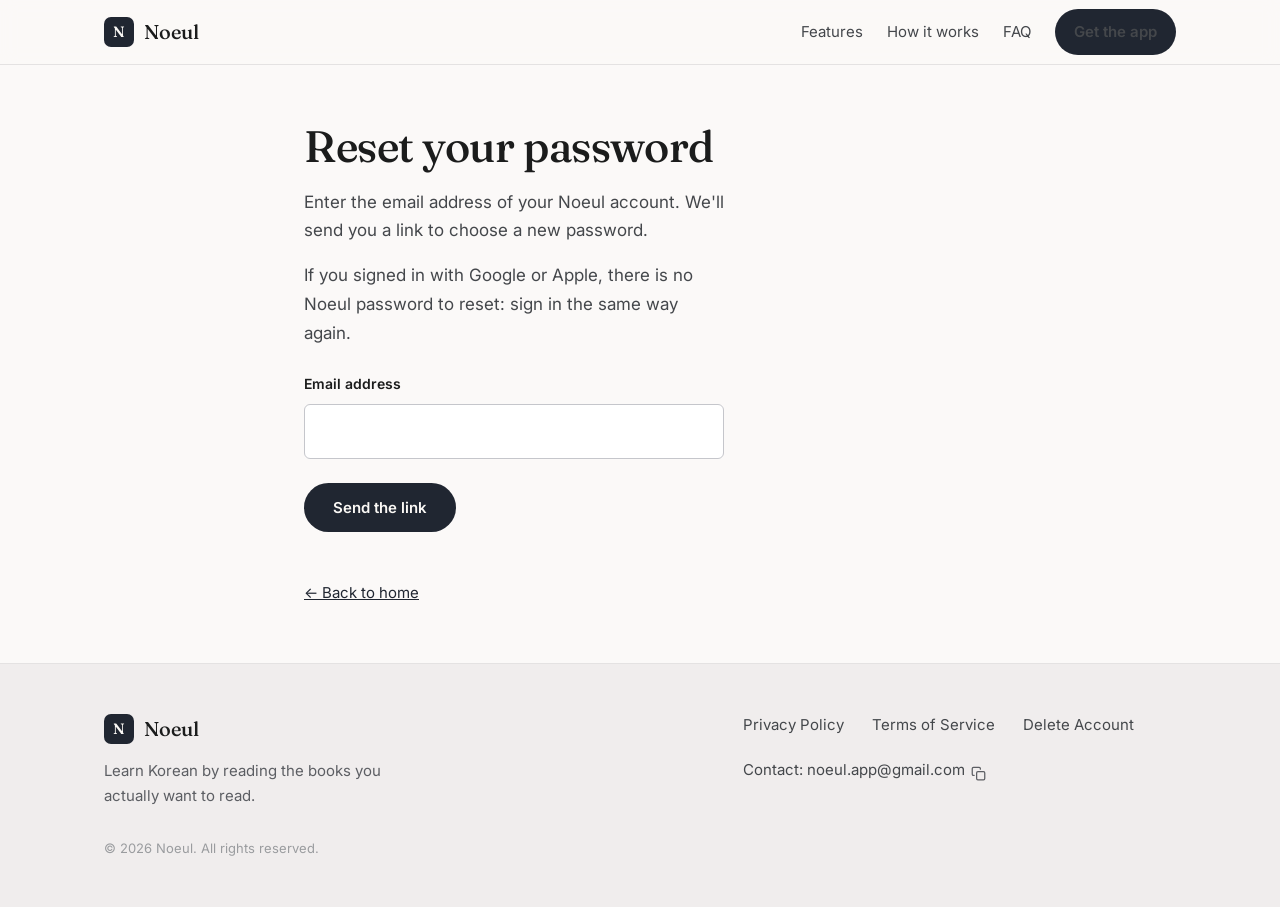
<file: reset.html>
<!DOCTYPE html>
<html lang="en">
<head>
  <meta charset="UTF-8" />
  <meta name="viewport" content="width=device-width, initial-scale=1" />
  <title>Reset your password — Noeul</title>
  <meta name="description" content="Reset the password for your Noeul account." />
  <meta name="robots" content="noindex" />
  <meta name="theme-color" content="#fbf9f8" />
  <link rel="icon" href="./favicon.svg" type="image/svg+xml" />
  <link rel="preconnect" href="https://fonts.googleapis.com" />
  <link rel="preconnect" href="https://fonts.gstatic.com" crossorigin />
  <link href="https://fonts.googleapis.com/css2?family=Fraunces:opsz,wght@9..144,400;9..144,500;9..144,600&family=Inter:wght@400;500;600;700&display=swap" rel="stylesheet" />
  <link rel="stylesheet" href="./css/styles.css" />
</head>
<body>
  <a class="skip-link" href="#main">Skip to content</a>

  <header class="site-header is-scrolled">
    <div class="container">
      <nav class="nav" aria-label="Primary">
        <a class="brand" href="./index.html" aria-label="Noeul home">
          <span class="brand__mark" aria-hidden="true">N</span>
          <span class="brand__word">Noeul</span>
        </a>
        <div class="nav__links">
          <a href="./index.html#features">Features</a>
          <a href="./index.html#how">How it works</a>
          <a href="./index.html#faq">FAQ</a>
          <a class="btn btn--primary btn--sm" href="./index.html#download">Get the app</a>
        </div>
      </nav>
    </div>
  </header>

  <main id="main">
    <article class="container legal reset">
      <h1 id="reset-title">Reset your password</h1>

      <!-- No link yet: ask for the account's email (js/reset.js). -->
      <form id="reset-request" class="reset__form" novalidate>
        <p>Enter the email address of your Noeul account. We'll send you a link to choose a new password.</p>
        <p>If you signed in with Google or Apple, there is no Noeul password to reset: sign in the same way again.</p>
        <label class="reset__label" for="reset-email">Email address</label>
        <input class="reset__input" id="reset-email" name="email" type="email" autocomplete="email" inputmode="email" required />
        <p class="reset__error" id="reset-request-error" role="alert" hidden></p>
        <button class="btn btn--primary" id="reset-request-submit" type="submit">Send the link</button>
      </form>

      <div id="reset-sent" hidden>
        <p>If there is a Noeul account for <strong id="reset-sent-email"></strong>, a link is on its way. It works for one hour.</p>
        <p>Nothing after a few minutes? Check your spam folder, then <a href="./reset.html">try again</a>.</p>
      </div>

      <!-- Opened from the emailed link: choose the new password. -->
      <form id="reset-new" class="reset__form" novalidate hidden>
        <p>Choose a new password for your Noeul account.</p>
        <label class="reset__label" for="reset-password">New password</label>
        <input class="reset__input" id="reset-password" name="new-password" type="password" autocomplete="new-password" minlength="8" required />
        <p class="reset__hint">At least 8 characters.</p>
        <label class="reset__label" for="reset-password-again">New password again</label>
        <input class="reset__input" id="reset-password-again" name="new-password-again" type="password" autocomplete="new-password" minlength="8" required />
        <p class="reset__error" id="reset-new-error" role="alert" hidden></p>
        <button class="btn btn--primary" id="reset-new-submit" type="submit">Change password</button>
      </form>

      <div id="reset-done" hidden>
        <p>Your password is changed. Open Noeul and sign in with your email and the new password.</p>
      </div>

      <div id="reset-expired" hidden>
        <p>This link has expired or was already used. Links work once, for one hour.</p>
        <p><a class="btn btn--primary" href="./reset.html">Send a new link</a></p>
      </div>

      <a class="back" href="./index.html">&larr; Back to home</a>
    </article>
  </main>

  <footer class="site-footer">
    <div class="container">
      <div class="footer__grid">
        <div>
          <a class="brand" href="./index.html" aria-label="Noeul home">
            <span class="brand__mark" aria-hidden="true">N</span>
            <span class="brand__word">Noeul</span>
          </a>
          <p class="footer__tagline">Learn Korean by reading the books you actually want to read.</p>
        </div>
        <nav class="footer__links" aria-label="Footer">
          <a href="./privacy.html">Privacy Policy</a>
          <a href="./terms.html">Terms of Service</a>
          <a href="./delete-account.html">Delete Account</a>
          <span class="footer__contact">Contact: <span class="footer__email">noeul.app@gmail.com<button class="footer__copy-btn" type="button" data-copy="noeul.app@gmail.com" aria-label="Copy email address" title="Copy email address">
              <svg class="icon-copy" width="15" height="15" viewBox="0 0 24 24" fill="none" stroke="currentColor" stroke-width="2" stroke-linecap="round" stroke-linejoin="round" aria-hidden="true"><rect x="9" y="9" width="13" height="13" rx="2"/><path d="M5 15H4a2 2 0 0 1-2-2V4a2 2 0 0 1 2-2h9a2 2 0 0 1 2 2v1"/></svg>
              <svg class="icon-check" width="15" height="15" viewBox="0 0 24 24" fill="none" stroke="currentColor" stroke-width="2" stroke-linecap="round" stroke-linejoin="round" aria-hidden="true"><polyline points="20 6 9 17 4 12"/></svg>
            </button></span>
          </span>
        </nav>
      </div>
      <p class="footer__copy">© 2026 Noeul. All rights reserved.</p>
    </div>
  </footer>

  <script src="./js/copy-email.js"></script>
  <script src="./js/reset.js"></script>
</body>
</html>
</file>
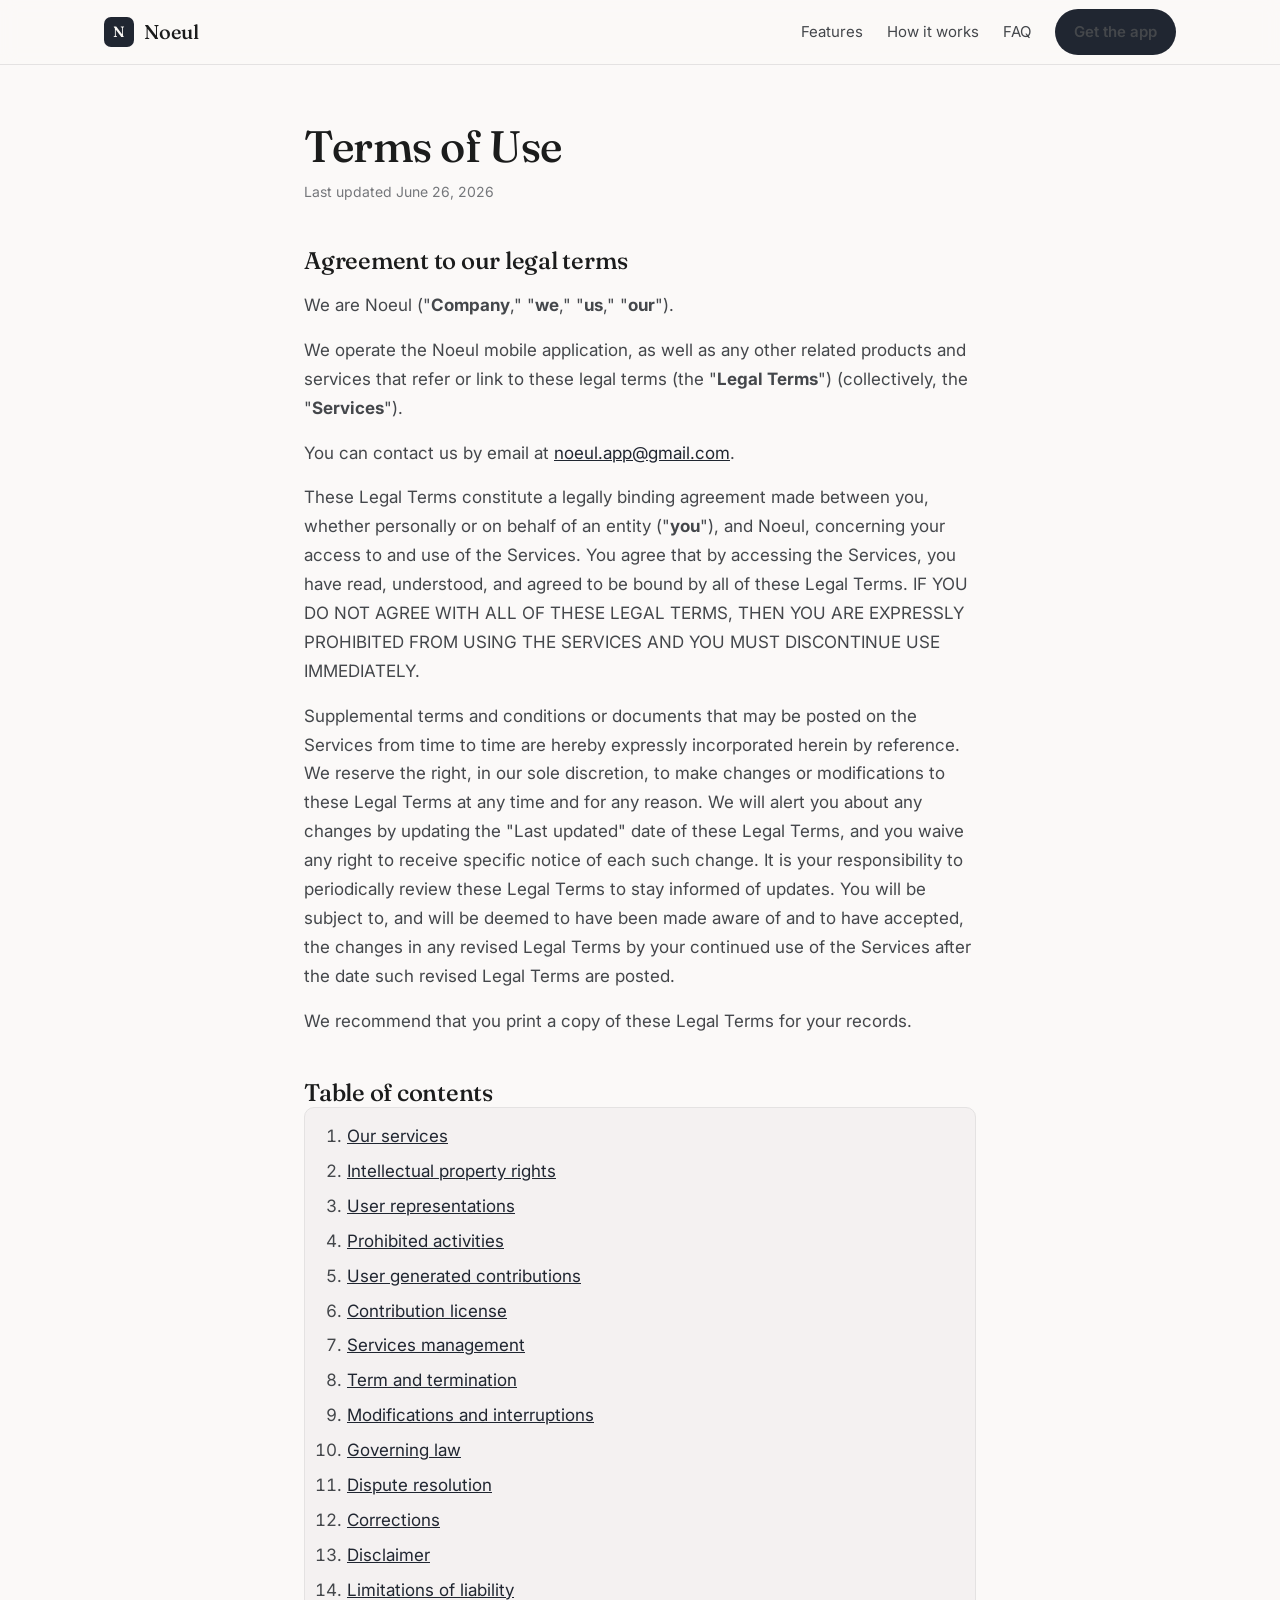
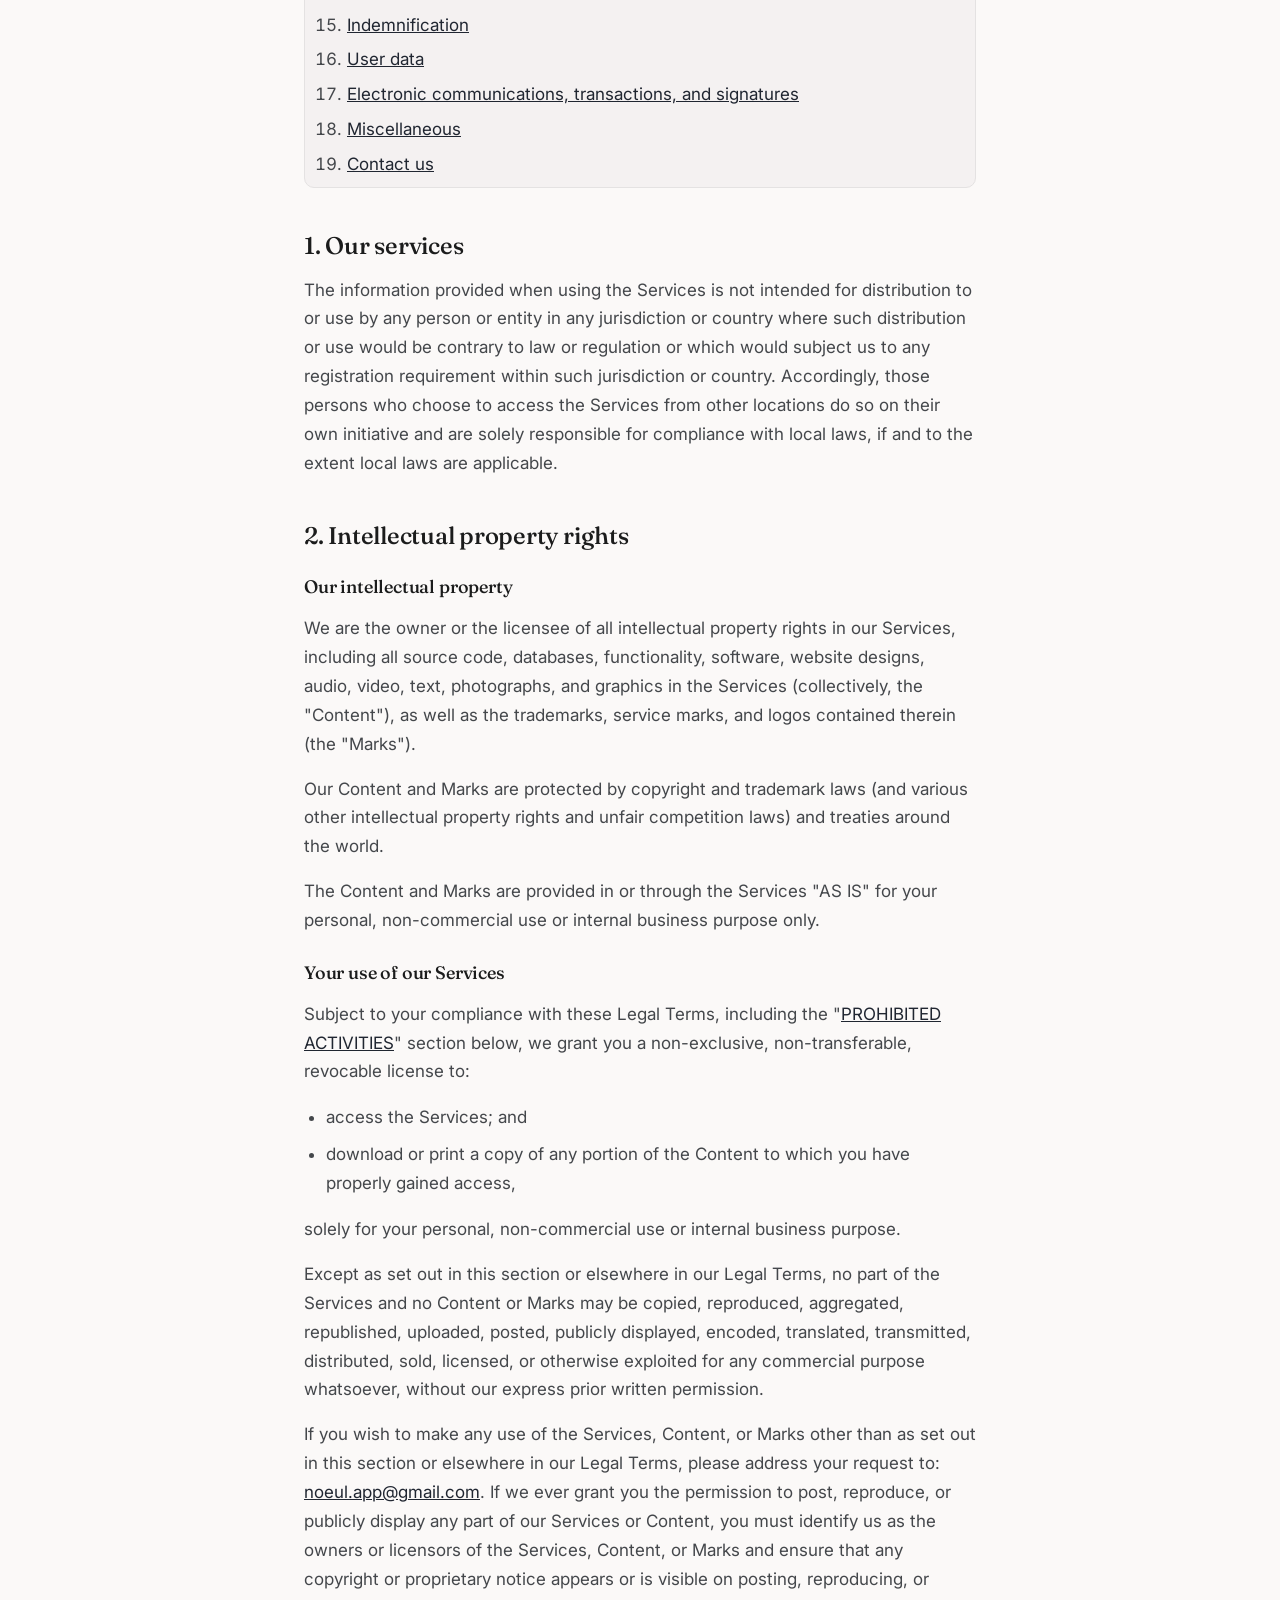
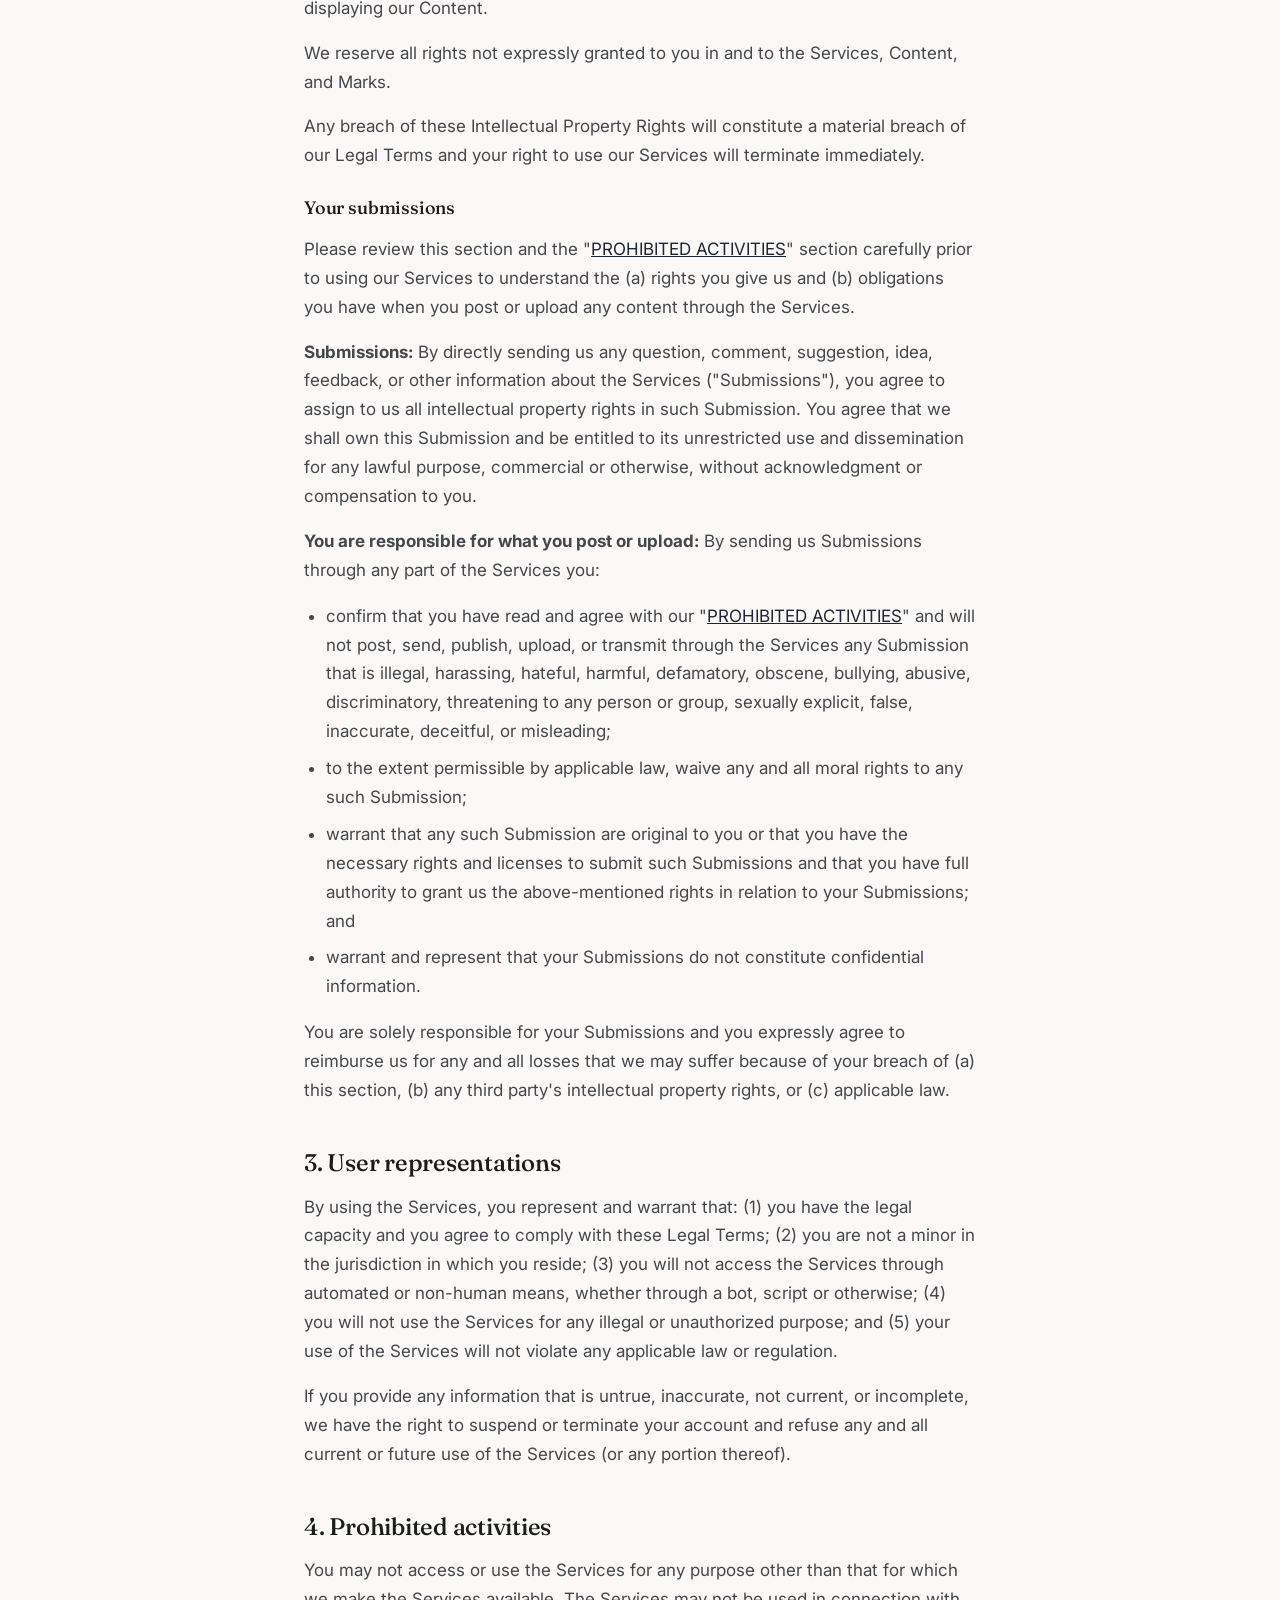
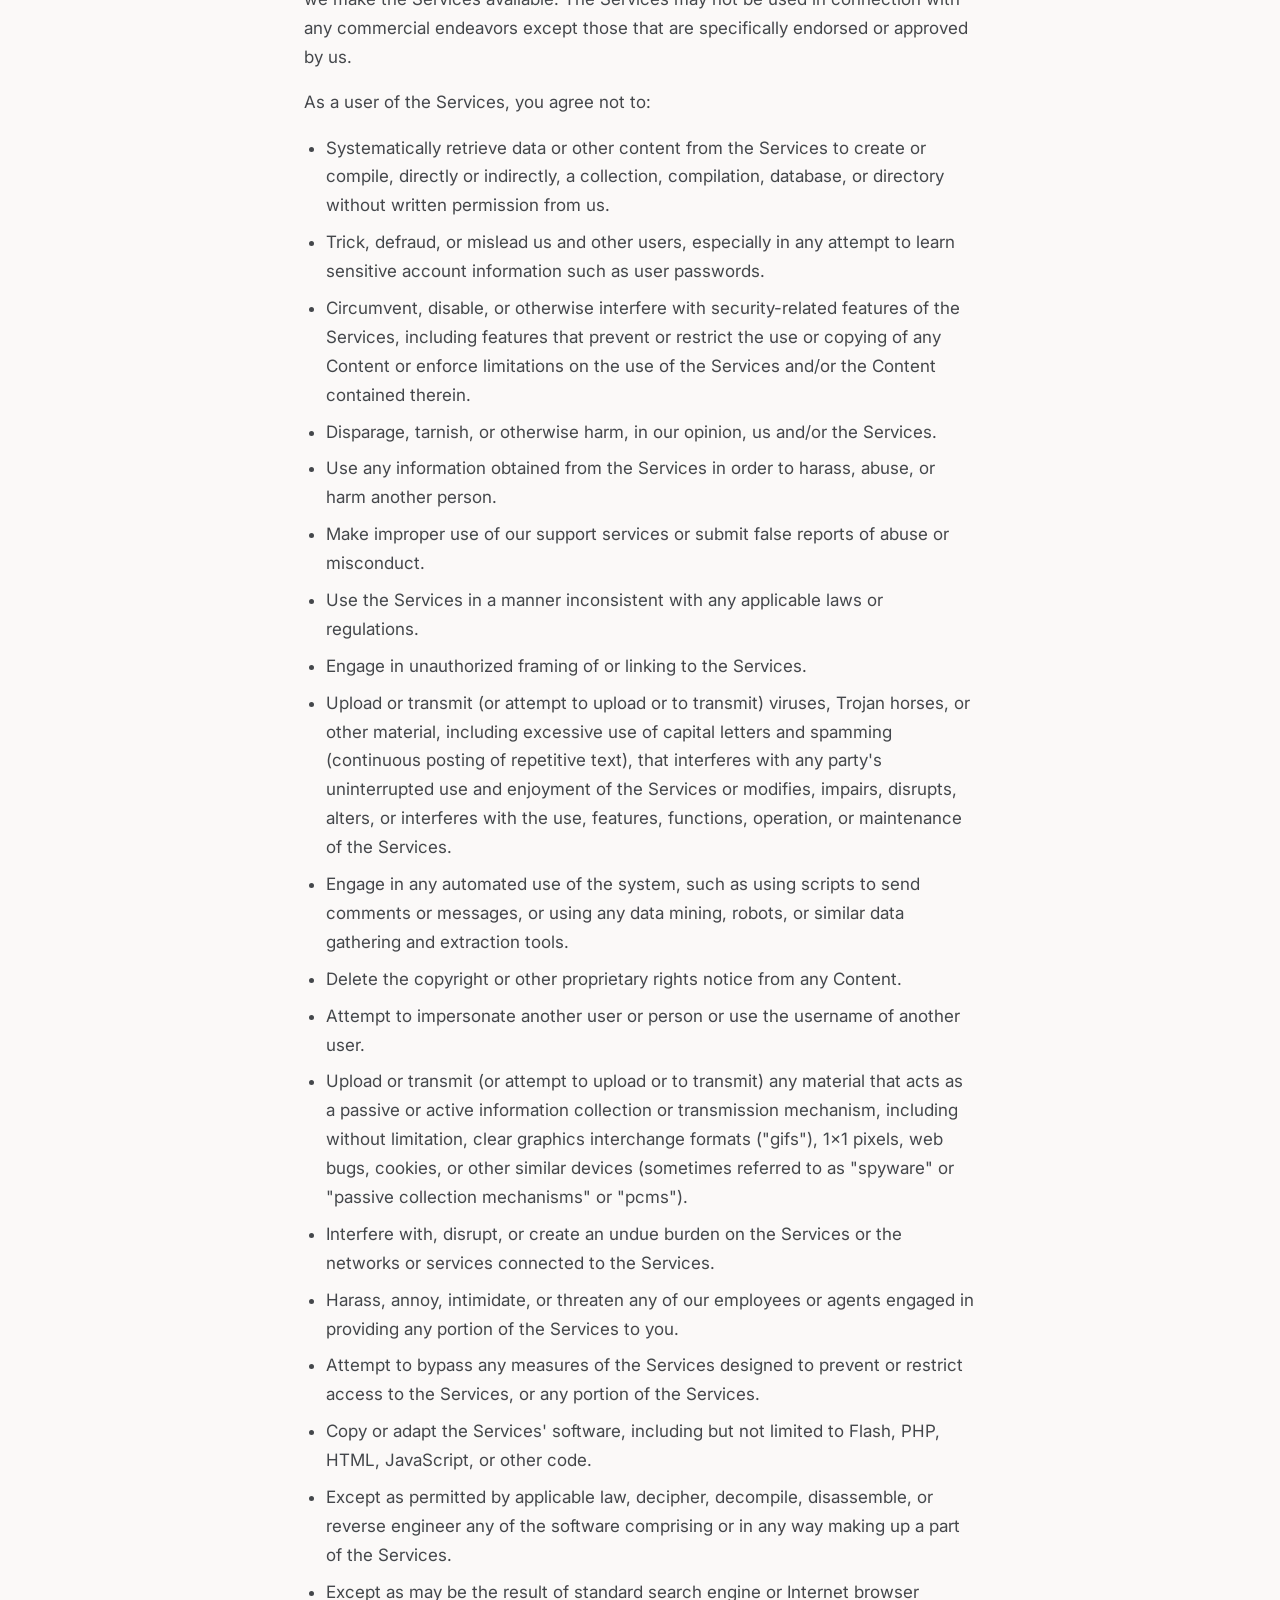
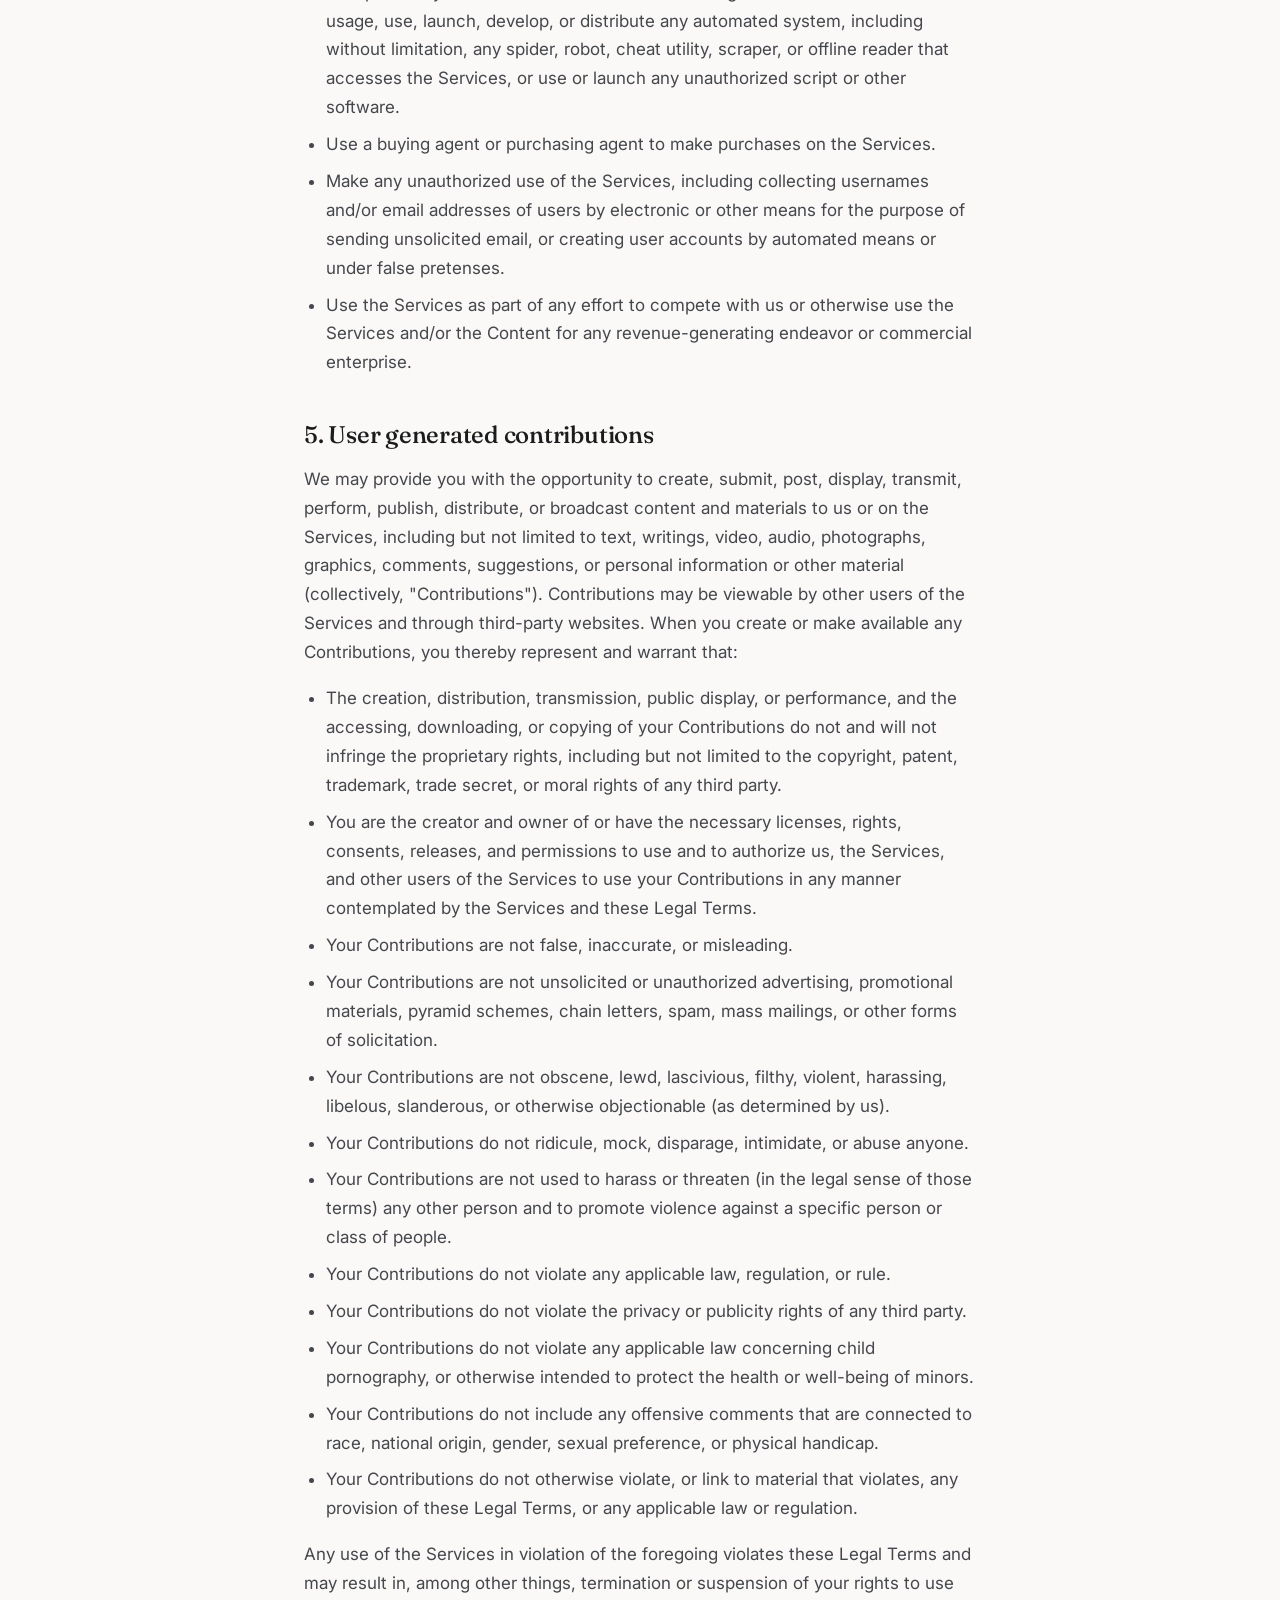
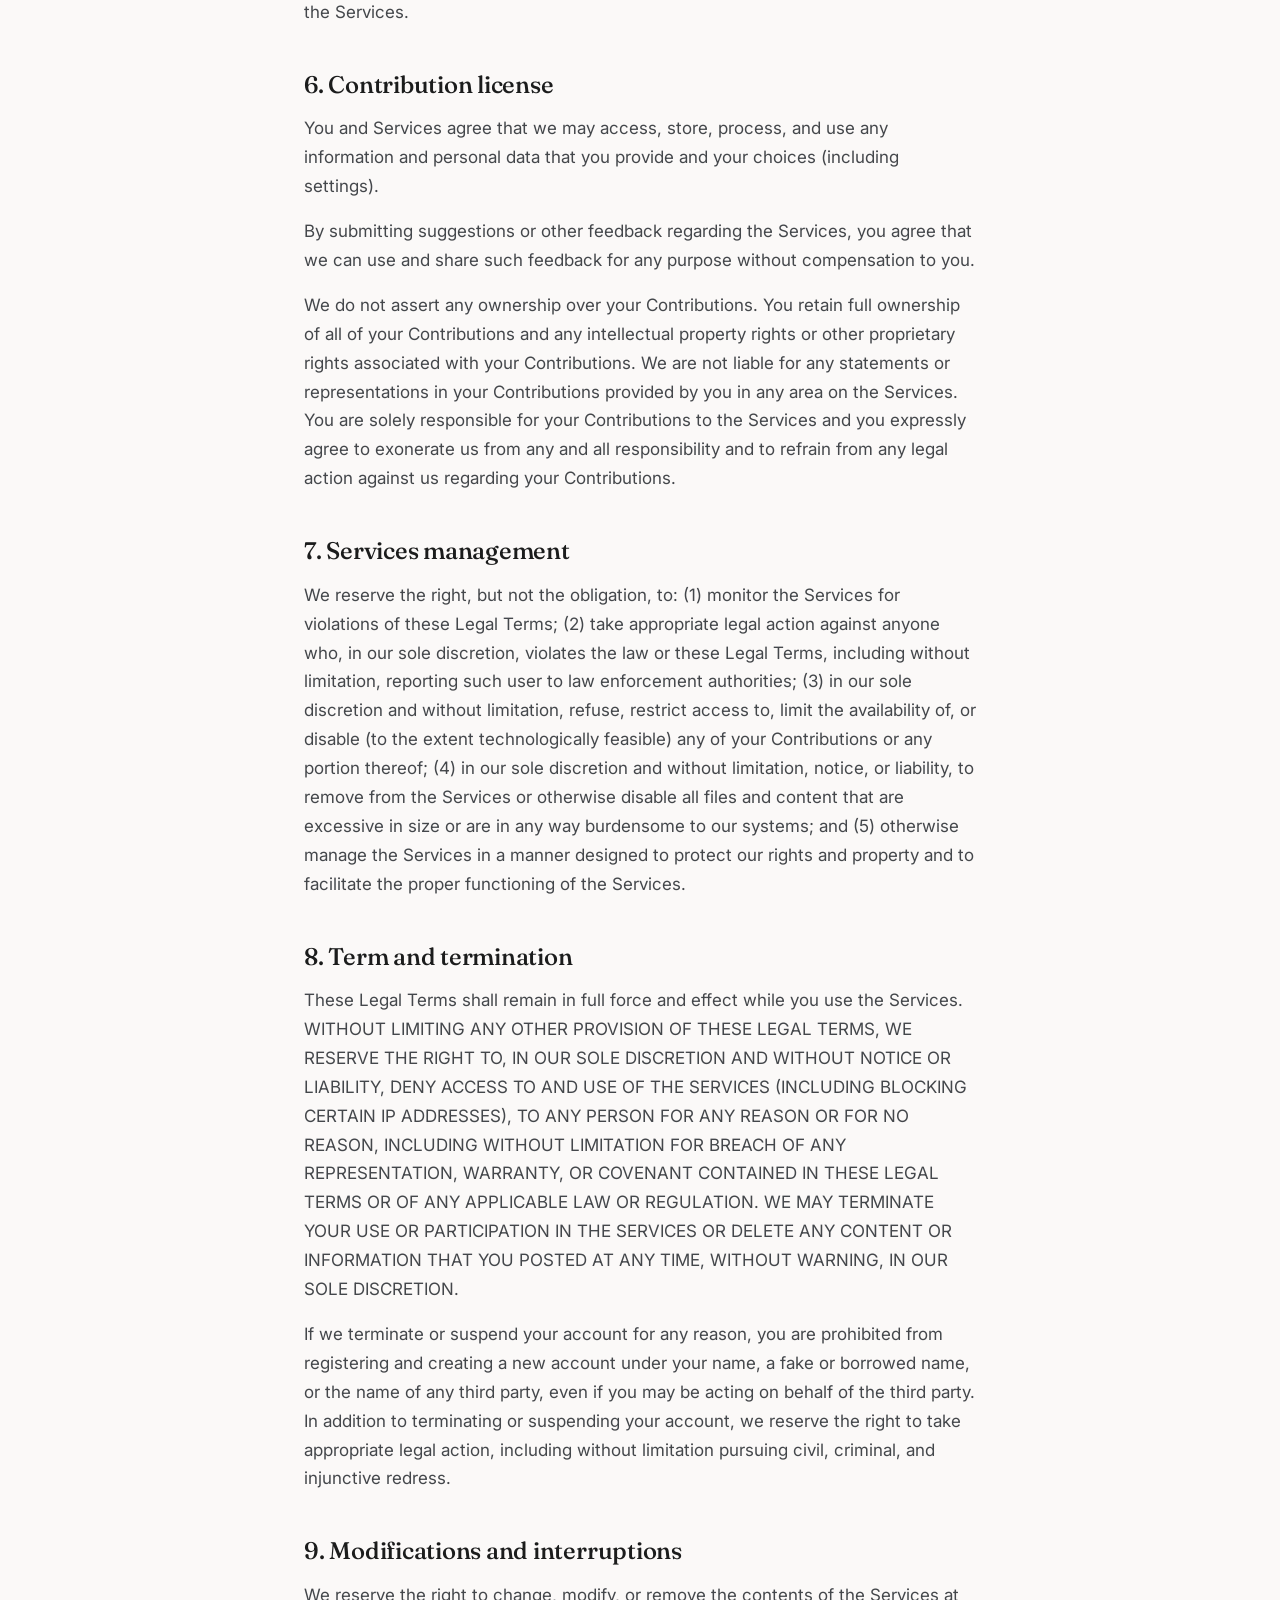
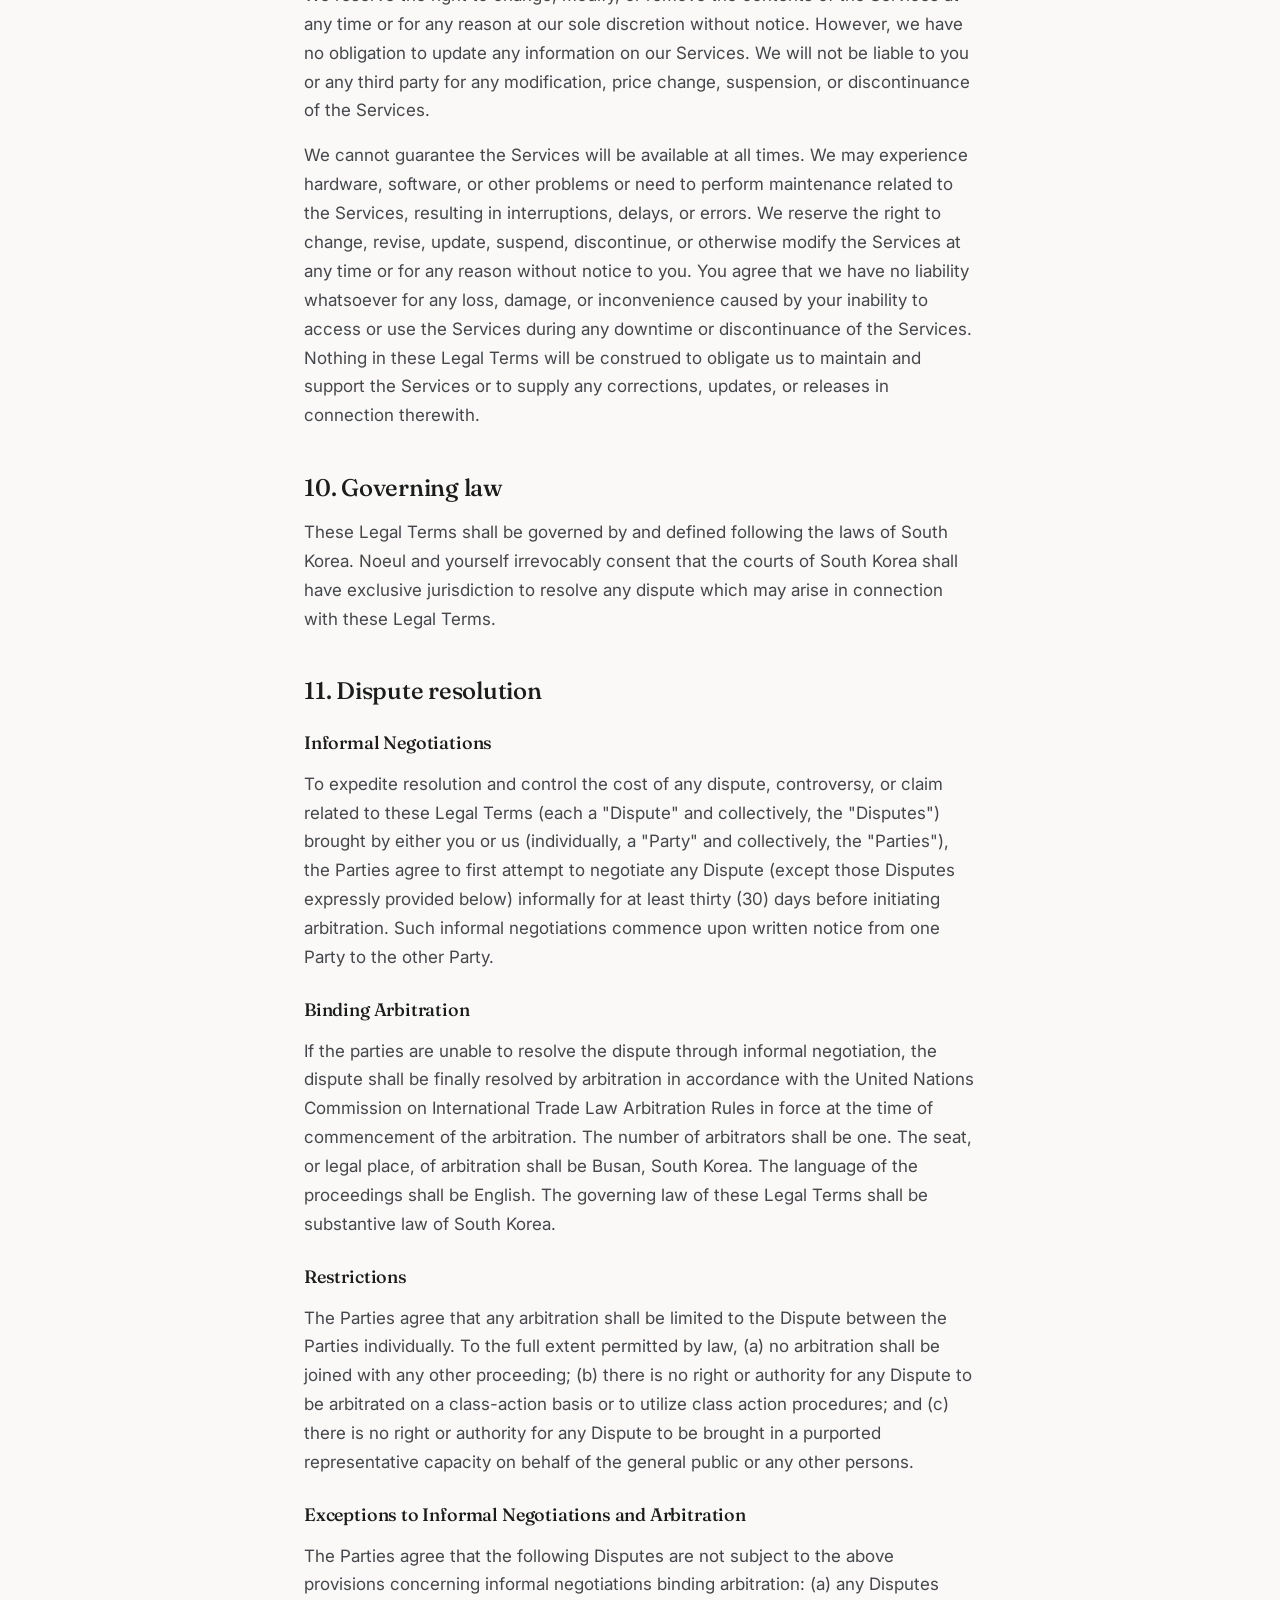
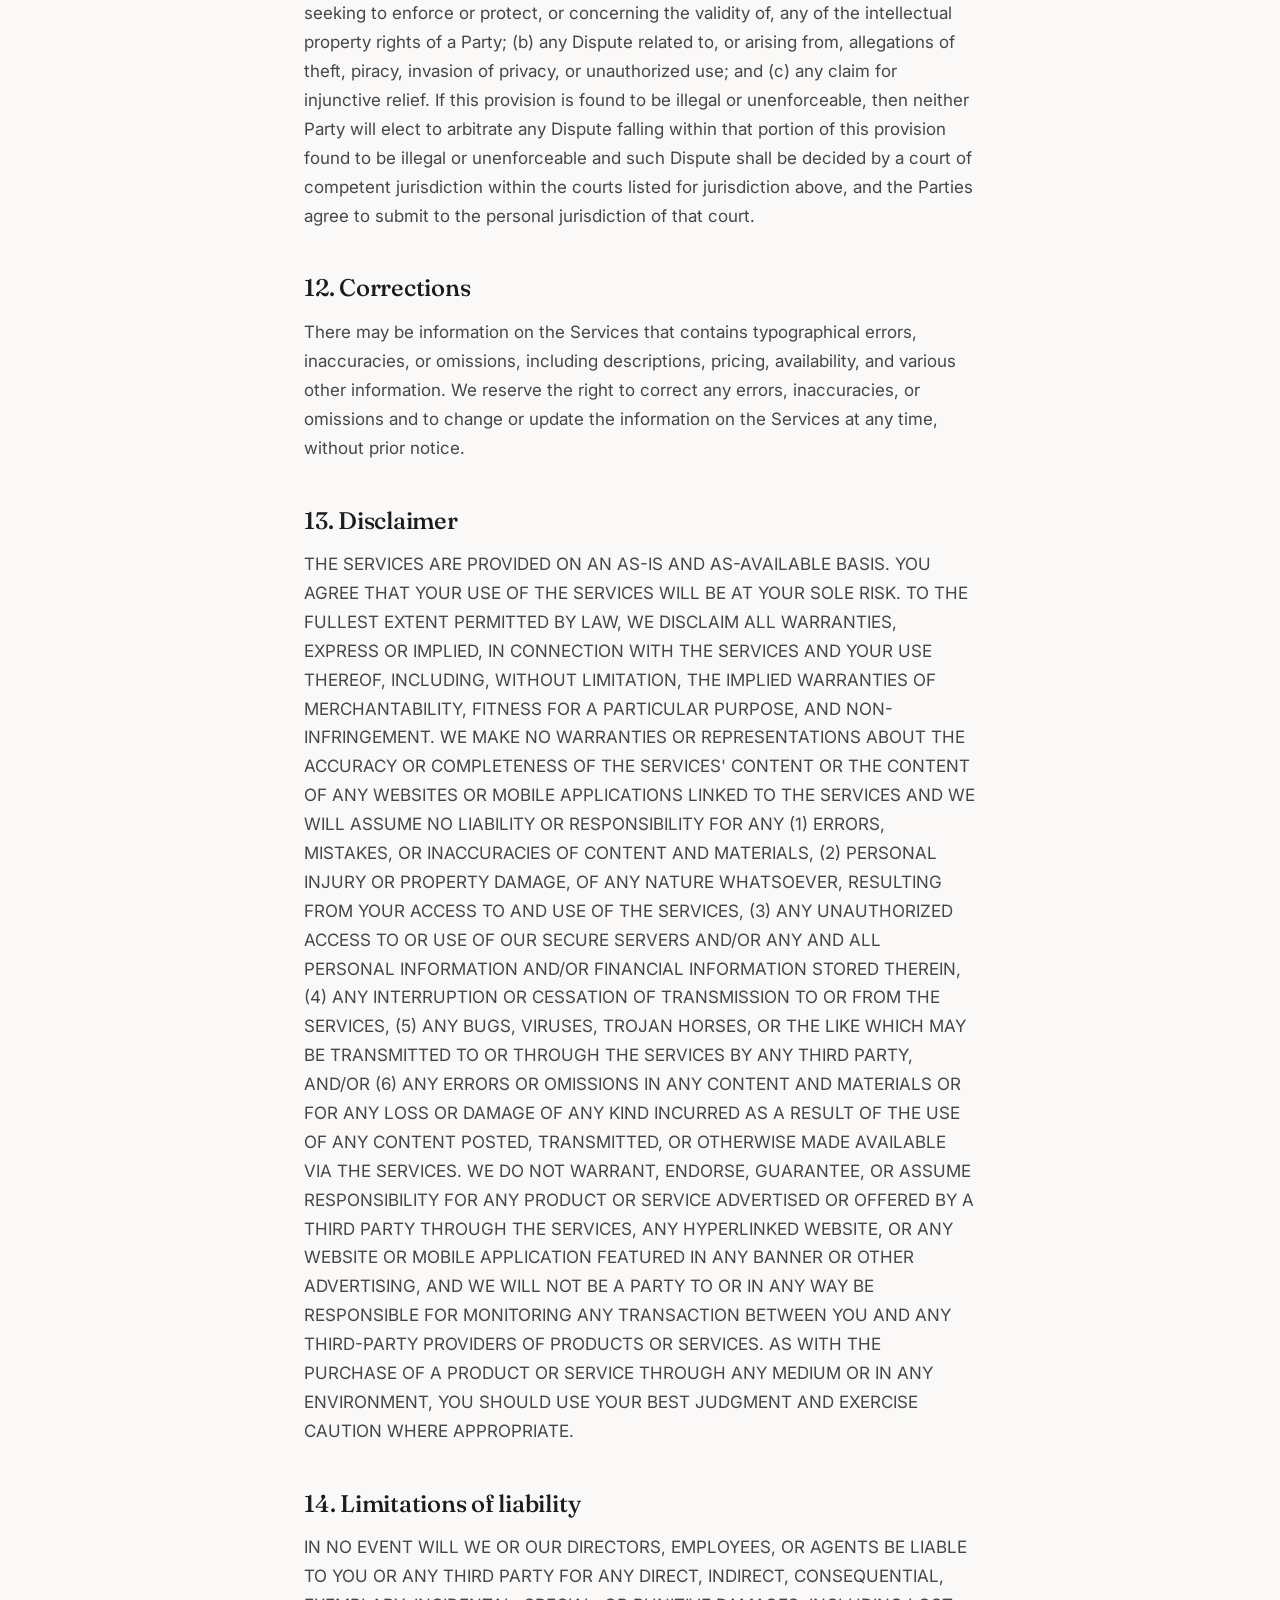
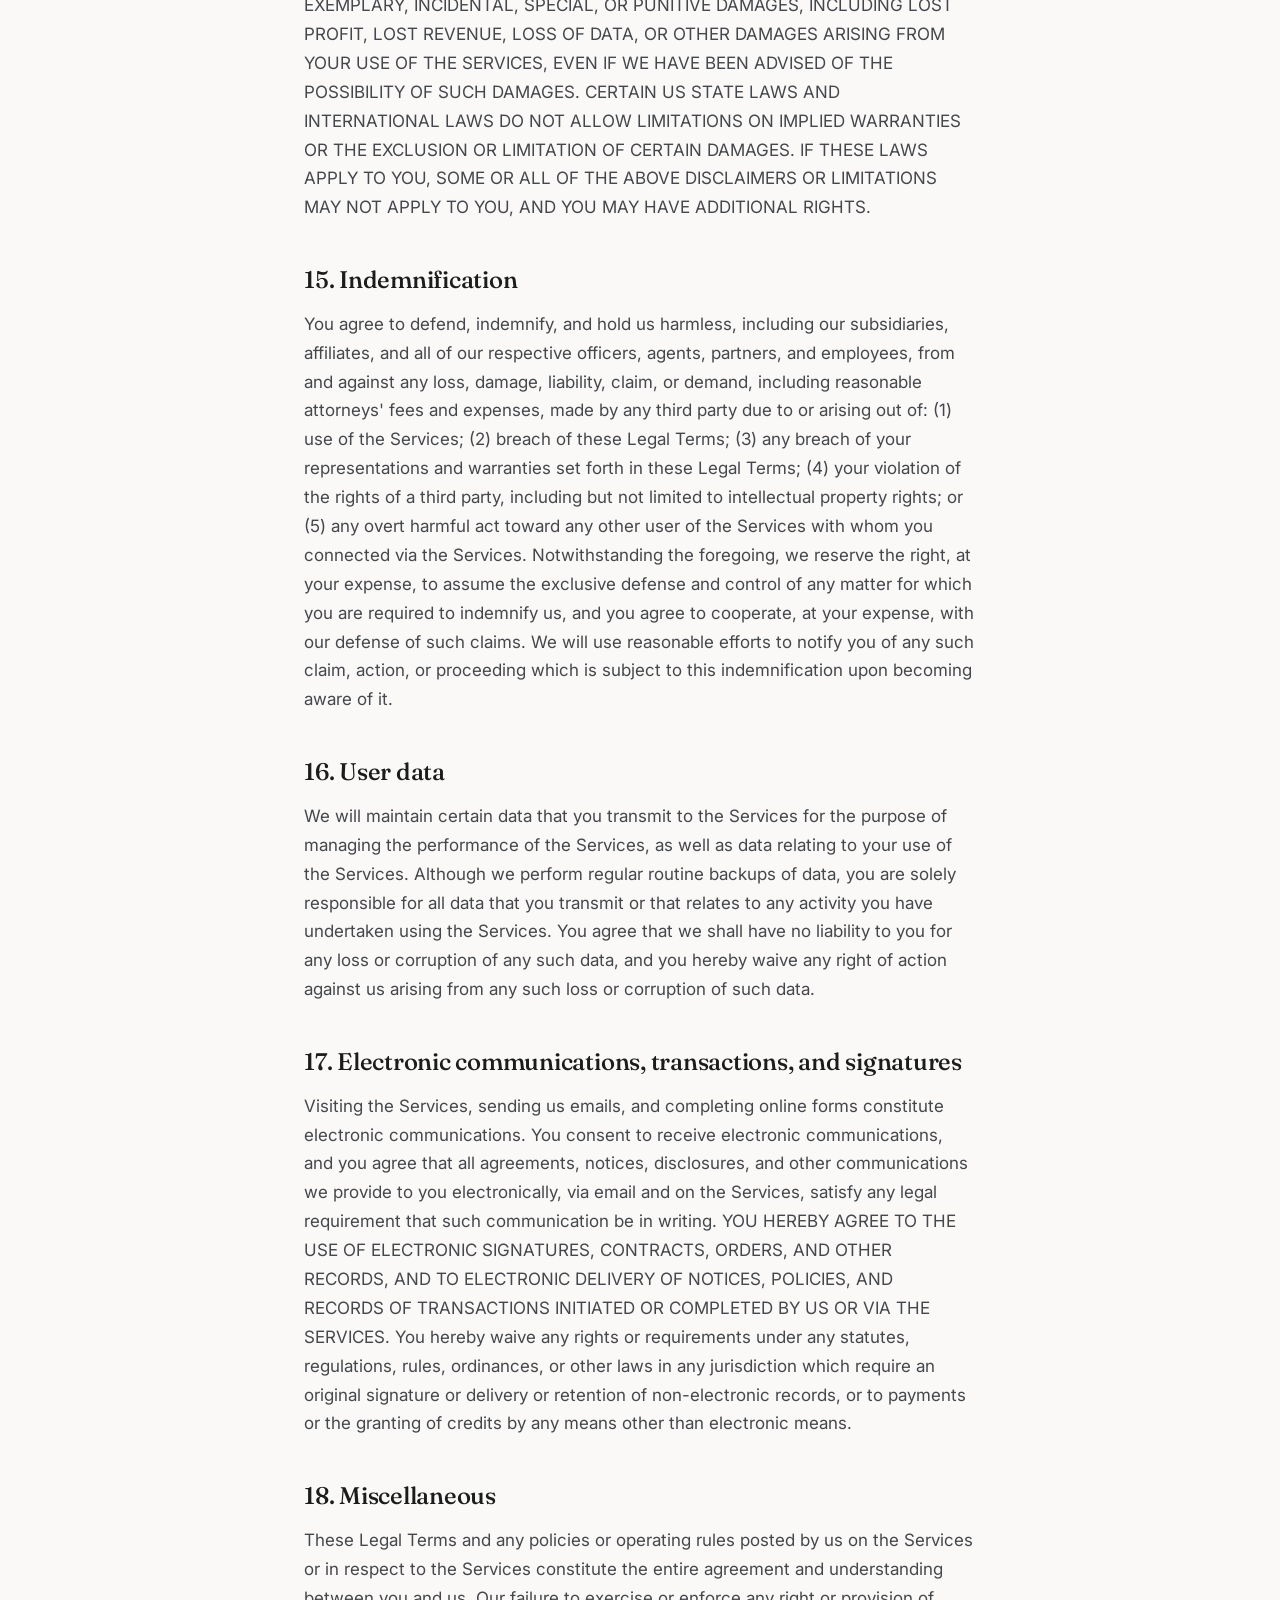
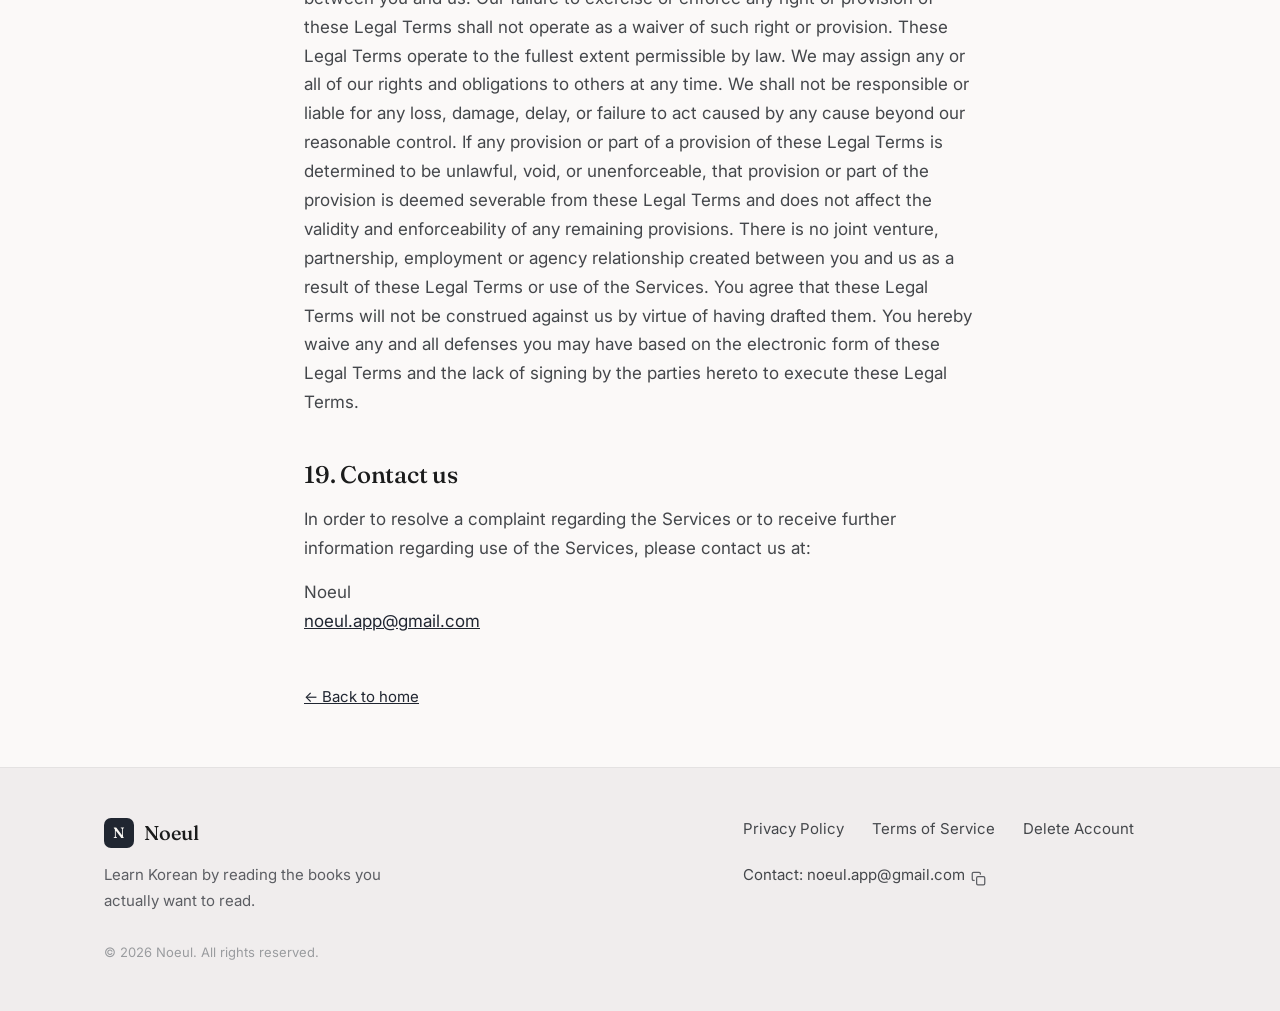
<file: terms.html>
<!DOCTYPE html>
<html lang="en">
<head>
  <meta charset="UTF-8" />
  <meta name="viewport" content="width=device-width, initial-scale=1" />
  <title>Terms of Use — Noeul</title>
  <meta name="description" content="Noeul terms of use." />
  <meta name="theme-color" content="#fbf9f8" />
  <link rel="icon" href="./favicon.svg" type="image/svg+xml" />
  <link rel="preconnect" href="https://fonts.googleapis.com" />
  <link rel="preconnect" href="https://fonts.gstatic.com" crossorigin />
  <link href="https://fonts.googleapis.com/css2?family=Fraunces:opsz,wght@9..144,400;9..144,500;9..144,600&family=Inter:wght@400;500;600;700&display=swap" rel="stylesheet" />
  <link rel="stylesheet" href="./css/styles.css" />
</head>
<body>
  <a class="skip-link" href="#main">Skip to content</a>

  <header class="site-header is-scrolled">
    <div class="container">
      <nav class="nav" aria-label="Primary">
        <a class="brand" href="./index.html" aria-label="Noeul home">
          <span class="brand__mark" aria-hidden="true">N</span>
          <span class="brand__word">Noeul</span>
        </a>
        <div class="nav__links">
          <a href="./index.html#features">Features</a>
          <a href="./index.html#how">How it works</a>
          <a href="./index.html#faq">FAQ</a>
          <a class="btn btn--primary btn--sm" href="./index.html#download">Get the app</a>
        </div>
      </nav>
    </div>
  </header>

  <main id="main">
    <article class="container legal">
      <h1>Terms of Use</h1>
      <p class="updated">Last updated June 26, 2026</p>

      <h2 id="agreement">Agreement to our legal terms</h2>
      <p>We are Noeul ("<strong>Company</strong>," "<strong>we</strong>," "<strong>us</strong>," "<strong>our</strong>").</p>
      <p>We operate the Noeul mobile application, as well as any other related products and services that refer or link to these legal terms (the "<strong>Legal Terms</strong>") (collectively, the "<strong>Services</strong>").</p>
      <p>You can contact us by email at <a href="mailto:noeul.app@gmail.com">noeul.app@gmail.com</a>.</p>
      <p>These Legal Terms constitute a legally binding agreement made between you, whether personally or on behalf of an entity ("<strong>you</strong>"), and Noeul, concerning your access to and use of the Services. You agree that by accessing the Services, you have read, understood, and agreed to be bound by all of these Legal Terms. IF YOU DO NOT AGREE WITH ALL OF THESE LEGAL TERMS, THEN YOU ARE EXPRESSLY PROHIBITED FROM USING THE SERVICES AND YOU MUST DISCONTINUE USE IMMEDIATELY.</p>
      <p>Supplemental terms and conditions or documents that may be posted on the Services from time to time are hereby expressly incorporated herein by reference. We reserve the right, in our sole discretion, to make changes or modifications to these Legal Terms at any time and for any reason. We will alert you about any changes by updating the "Last updated" date of these Legal Terms, and you waive any right to receive specific notice of each such change. It is your responsibility to periodically review these Legal Terms to stay informed of updates. You will be subject to, and will be deemed to have been made aware of and to have accepted, the changes in any revised Legal Terms by your continued use of the Services after the date such revised Legal Terms are posted.</p>
      <p>We recommend that you print a copy of these Legal Terms for your records.</p>

      <h2 id="toc">Table of contents</h2>
      <nav class="toc" aria-label="Table of contents">
        <ol>
          <li><a href="#services">Our services</a></li>
          <li><a href="#ip">Intellectual property rights</a></li>
          <li><a href="#userreps">User representations</a></li>
          <li><a href="#prohibited">Prohibited activities</a></li>
          <li><a href="#ugc">User generated contributions</a></li>
          <li><a href="#license">Contribution license</a></li>
          <li><a href="#sitemanage">Services management</a></li>
          <li><a href="#terms">Term and termination</a></li>
          <li><a href="#modifications">Modifications and interruptions</a></li>
          <li><a href="#law">Governing law</a></li>
          <li><a href="#disputes">Dispute resolution</a></li>
          <li><a href="#corrections">Corrections</a></li>
          <li><a href="#disclaimer">Disclaimer</a></li>
          <li><a href="#liability">Limitations of liability</a></li>
          <li><a href="#indemnification">Indemnification</a></li>
          <li><a href="#userdata">User data</a></li>
          <li><a href="#electronic">Electronic communications, transactions, and signatures</a></li>
          <li><a href="#misc">Miscellaneous</a></li>
          <li><a href="#contact">Contact us</a></li>
        </ol>
      </nav>

      <h2 id="services">1. Our services</h2>
      <p>The information provided when using the Services is not intended for distribution to or use by any person or entity in any jurisdiction or country where such distribution or use would be contrary to law or regulation or which would subject us to any registration requirement within such jurisdiction or country. Accordingly, those persons who choose to access the Services from other locations do so on their own initiative and are solely responsible for compliance with local laws, if and to the extent local laws are applicable.</p>

      <h2 id="ip">2. Intellectual property rights</h2>
      <h3>Our intellectual property</h3>
      <p>We are the owner or the licensee of all intellectual property rights in our Services, including all source code, databases, functionality, software, website designs, audio, video, text, photographs, and graphics in the Services (collectively, the "Content"), as well as the trademarks, service marks, and logos contained therein (the "Marks").</p>
      <p>Our Content and Marks are protected by copyright and trademark laws (and various other intellectual property rights and unfair competition laws) and treaties around the world.</p>
      <p>The Content and Marks are provided in or through the Services "AS IS" for your personal, non-commercial use or internal business purpose only.</p>
      <h3>Your use of our Services</h3>
      <p>Subject to your compliance with these Legal Terms, including the "<a href="#prohibited">PROHIBITED ACTIVITIES</a>" section below, we grant you a non-exclusive, non-transferable, revocable license to:</p>
      <ul>
        <li>access the Services; and</li>
        <li>download or print a copy of any portion of the Content to which you have properly gained access,</li>
      </ul>
      <p>solely for your personal, non-commercial use or internal business purpose.</p>
      <p>Except as set out in this section or elsewhere in our Legal Terms, no part of the Services and no Content or Marks may be copied, reproduced, aggregated, republished, uploaded, posted, publicly displayed, encoded, translated, transmitted, distributed, sold, licensed, or otherwise exploited for any commercial purpose whatsoever, without our express prior written permission.</p>
      <p>If you wish to make any use of the Services, Content, or Marks other than as set out in this section or elsewhere in our Legal Terms, please address your request to: <a href="mailto:noeul.app@gmail.com">noeul.app@gmail.com</a>. If we ever grant you the permission to post, reproduce, or publicly display any part of our Services or Content, you must identify us as the owners or licensors of the Services, Content, or Marks and ensure that any copyright or proprietary notice appears or is visible on posting, reproducing, or displaying our Content.</p>
      <p>We reserve all rights not expressly granted to you in and to the Services, Content, and Marks.</p>
      <p>Any breach of these Intellectual Property Rights will constitute a material breach of our Legal Terms and your right to use our Services will terminate immediately.</p>
      <h3>Your submissions</h3>
      <p>Please review this section and the "<a href="#prohibited">PROHIBITED ACTIVITIES</a>" section carefully prior to using our Services to understand the (a) rights you give us and (b) obligations you have when you post or upload any content through the Services.</p>
      <p><strong>Submissions:</strong> By directly sending us any question, comment, suggestion, idea, feedback, or other information about the Services ("Submissions"), you agree to assign to us all intellectual property rights in such Submission. You agree that we shall own this Submission and be entitled to its unrestricted use and dissemination for any lawful purpose, commercial or otherwise, without acknowledgment or compensation to you.</p>
      <p><strong>You are responsible for what you post or upload:</strong> By sending us Submissions through any part of the Services you:</p>
      <ul>
        <li>confirm that you have read and agree with our "<a href="#prohibited">PROHIBITED ACTIVITIES</a>" and will not post, send, publish, upload, or transmit through the Services any Submission that is illegal, harassing, hateful, harmful, defamatory, obscene, bullying, abusive, discriminatory, threatening to any person or group, sexually explicit, false, inaccurate, deceitful, or misleading;</li>
        <li>to the extent permissible by applicable law, waive any and all moral rights to any such Submission;</li>
        <li>warrant that any such Submission are original to you or that you have the necessary rights and licenses to submit such Submissions and that you have full authority to grant us the above-mentioned rights in relation to your Submissions; and</li>
        <li>warrant and represent that your Submissions do not constitute confidential information.</li>
      </ul>
      <p>You are solely responsible for your Submissions and you expressly agree to reimburse us for any and all losses that we may suffer because of your breach of (a) this section, (b) any third party's intellectual property rights, or (c) applicable law.</p>

      <h2 id="userreps">3. User representations</h2>
      <p>By using the Services, you represent and warrant that: (1) you have the legal capacity and you agree to comply with these Legal Terms; (2) you are not a minor in the jurisdiction in which you reside; (3) you will not access the Services through automated or non-human means, whether through a bot, script or otherwise; (4) you will not use the Services for any illegal or unauthorized purpose; and (5) your use of the Services will not violate any applicable law or regulation.</p>
      <p>If you provide any information that is untrue, inaccurate, not current, or incomplete, we have the right to suspend or terminate your account and refuse any and all current or future use of the Services (or any portion thereof).</p>

      <h2 id="prohibited">4. Prohibited activities</h2>
      <p>You may not access or use the Services for any purpose other than that for which we make the Services available. The Services may not be used in connection with any commercial endeavors except those that are specifically endorsed or approved by us.</p>
      <p>As a user of the Services, you agree not to:</p>
      <ul>
        <li>Systematically retrieve data or other content from the Services to create or compile, directly or indirectly, a collection, compilation, database, or directory without written permission from us.</li>
        <li>Trick, defraud, or mislead us and other users, especially in any attempt to learn sensitive account information such as user passwords.</li>
        <li>Circumvent, disable, or otherwise interfere with security-related features of the Services, including features that prevent or restrict the use or copying of any Content or enforce limitations on the use of the Services and/or the Content contained therein.</li>
        <li>Disparage, tarnish, or otherwise harm, in our opinion, us and/or the Services.</li>
        <li>Use any information obtained from the Services in order to harass, abuse, or harm another person.</li>
        <li>Make improper use of our support services or submit false reports of abuse or misconduct.</li>
        <li>Use the Services in a manner inconsistent with any applicable laws or regulations.</li>
        <li>Engage in unauthorized framing of or linking to the Services.</li>
        <li>Upload or transmit (or attempt to upload or to transmit) viruses, Trojan horses, or other material, including excessive use of capital letters and spamming (continuous posting of repetitive text), that interferes with any party's uninterrupted use and enjoyment of the Services or modifies, impairs, disrupts, alters, or interferes with the use, features, functions, operation, or maintenance of the Services.</li>
        <li>Engage in any automated use of the system, such as using scripts to send comments or messages, or using any data mining, robots, or similar data gathering and extraction tools.</li>
        <li>Delete the copyright or other proprietary rights notice from any Content.</li>
        <li>Attempt to impersonate another user or person or use the username of another user.</li>
        <li>Upload or transmit (or attempt to upload or to transmit) any material that acts as a passive or active information collection or transmission mechanism, including without limitation, clear graphics interchange formats ("gifs"), 1×1 pixels, web bugs, cookies, or other similar devices (sometimes referred to as "spyware" or "passive collection mechanisms" or "pcms").</li>
        <li>Interfere with, disrupt, or create an undue burden on the Services or the networks or services connected to the Services.</li>
        <li>Harass, annoy, intimidate, or threaten any of our employees or agents engaged in providing any portion of the Services to you.</li>
        <li>Attempt to bypass any measures of the Services designed to prevent or restrict access to the Services, or any portion of the Services.</li>
        <li>Copy or adapt the Services' software, including but not limited to Flash, PHP, HTML, JavaScript, or other code.</li>
        <li>Except as permitted by applicable law, decipher, decompile, disassemble, or reverse engineer any of the software comprising or in any way making up a part of the Services.</li>
        <li>Except as may be the result of standard search engine or Internet browser usage, use, launch, develop, or distribute any automated system, including without limitation, any spider, robot, cheat utility, scraper, or offline reader that accesses the Services, or use or launch any unauthorized script or other software.</li>
        <li>Use a buying agent or purchasing agent to make purchases on the Services.</li>
        <li>Make any unauthorized use of the Services, including collecting usernames and/or email addresses of users by electronic or other means for the purpose of sending unsolicited email, or creating user accounts by automated means or under false pretenses.</li>
        <li>Use the Services as part of any effort to compete with us or otherwise use the Services and/or the Content for any revenue-generating endeavor or commercial enterprise.</li>
      </ul>

      <h2 id="ugc">5. User generated contributions</h2>
      <p>We may provide you with the opportunity to create, submit, post, display, transmit, perform, publish, distribute, or broadcast content and materials to us or on the Services, including but not limited to text, writings, video, audio, photographs, graphics, comments, suggestions, or personal information or other material (collectively, "Contributions"). Contributions may be viewable by other users of the Services and through third-party websites. When you create or make available any Contributions, you thereby represent and warrant that:</p>
      <ul>
        <li>The creation, distribution, transmission, public display, or performance, and the accessing, downloading, or copying of your Contributions do not and will not infringe the proprietary rights, including but not limited to the copyright, patent, trademark, trade secret, or moral rights of any third party.</li>
        <li>You are the creator and owner of or have the necessary licenses, rights, consents, releases, and permissions to use and to authorize us, the Services, and other users of the Services to use your Contributions in any manner contemplated by the Services and these Legal Terms.</li>
        <li>Your Contributions are not false, inaccurate, or misleading.</li>
        <li>Your Contributions are not unsolicited or unauthorized advertising, promotional materials, pyramid schemes, chain letters, spam, mass mailings, or other forms of solicitation.</li>
        <li>Your Contributions are not obscene, lewd, lascivious, filthy, violent, harassing, libelous, slanderous, or otherwise objectionable (as determined by us).</li>
        <li>Your Contributions do not ridicule, mock, disparage, intimidate, or abuse anyone.</li>
        <li>Your Contributions are not used to harass or threaten (in the legal sense of those terms) any other person and to promote violence against a specific person or class of people.</li>
        <li>Your Contributions do not violate any applicable law, regulation, or rule.</li>
        <li>Your Contributions do not violate the privacy or publicity rights of any third party.</li>
        <li>Your Contributions do not violate any applicable law concerning child pornography, or otherwise intended to protect the health or well-being of minors.</li>
        <li>Your Contributions do not include any offensive comments that are connected to race, national origin, gender, sexual preference, or physical handicap.</li>
        <li>Your Contributions do not otherwise violate, or link to material that violates, any provision of these Legal Terms, or any applicable law or regulation.</li>
      </ul>
      <p>Any use of the Services in violation of the foregoing violates these Legal Terms and may result in, among other things, termination or suspension of your rights to use the Services.</p>

      <h2 id="license">6. Contribution license</h2>
      <p>You and Services agree that we may access, store, process, and use any information and personal data that you provide and your choices (including settings).</p>
      <p>By submitting suggestions or other feedback regarding the Services, you agree that we can use and share such feedback for any purpose without compensation to you.</p>
      <p>We do not assert any ownership over your Contributions. You retain full ownership of all of your Contributions and any intellectual property rights or other proprietary rights associated with your Contributions. We are not liable for any statements or representations in your Contributions provided by you in any area on the Services. You are solely responsible for your Contributions to the Services and you expressly agree to exonerate us from any and all responsibility and to refrain from any legal action against us regarding your Contributions.</p>

      <h2 id="sitemanage">7. Services management</h2>
      <p>We reserve the right, but not the obligation, to: (1) monitor the Services for violations of these Legal Terms; (2) take appropriate legal action against anyone who, in our sole discretion, violates the law or these Legal Terms, including without limitation, reporting such user to law enforcement authorities; (3) in our sole discretion and without limitation, refuse, restrict access to, limit the availability of, or disable (to the extent technologically feasible) any of your Contributions or any portion thereof; (4) in our sole discretion and without limitation, notice, or liability, to remove from the Services or otherwise disable all files and content that are excessive in size or are in any way burdensome to our systems; and (5) otherwise manage the Services in a manner designed to protect our rights and property and to facilitate the proper functioning of the Services.</p>

      <h2 id="terms">8. Term and termination</h2>
      <p>These Legal Terms shall remain in full force and effect while you use the Services. WITHOUT LIMITING ANY OTHER PROVISION OF THESE LEGAL TERMS, WE RESERVE THE RIGHT TO, IN OUR SOLE DISCRETION AND WITHOUT NOTICE OR LIABILITY, DENY ACCESS TO AND USE OF THE SERVICES (INCLUDING BLOCKING CERTAIN IP ADDRESSES), TO ANY PERSON FOR ANY REASON OR FOR NO REASON, INCLUDING WITHOUT LIMITATION FOR BREACH OF ANY REPRESENTATION, WARRANTY, OR COVENANT CONTAINED IN THESE LEGAL TERMS OR OF ANY APPLICABLE LAW OR REGULATION. WE MAY TERMINATE YOUR USE OR PARTICIPATION IN THE SERVICES OR DELETE ANY CONTENT OR INFORMATION THAT YOU POSTED AT ANY TIME, WITHOUT WARNING, IN OUR SOLE DISCRETION.</p>
      <p>If we terminate or suspend your account for any reason, you are prohibited from registering and creating a new account under your name, a fake or borrowed name, or the name of any third party, even if you may be acting on behalf of the third party. In addition to terminating or suspending your account, we reserve the right to take appropriate legal action, including without limitation pursuing civil, criminal, and injunctive redress.</p>

      <h2 id="modifications">9. Modifications and interruptions</h2>
      <p>We reserve the right to change, modify, or remove the contents of the Services at any time or for any reason at our sole discretion without notice. However, we have no obligation to update any information on our Services. We will not be liable to you or any third party for any modification, price change, suspension, or discontinuance of the Services.</p>
      <p>We cannot guarantee the Services will be available at all times. We may experience hardware, software, or other problems or need to perform maintenance related to the Services, resulting in interruptions, delays, or errors. We reserve the right to change, revise, update, suspend, discontinue, or otherwise modify the Services at any time or for any reason without notice to you. You agree that we have no liability whatsoever for any loss, damage, or inconvenience caused by your inability to access or use the Services during any downtime or discontinuance of the Services. Nothing in these Legal Terms will be construed to obligate us to maintain and support the Services or to supply any corrections, updates, or releases in connection therewith.</p>

      <h2 id="law">10. Governing law</h2>
      <p>These Legal Terms shall be governed by and defined following the laws of South Korea. Noeul and yourself irrevocably consent that the courts of South Korea shall have exclusive jurisdiction to resolve any dispute which may arise in connection with these Legal Terms.</p>

      <h2 id="disputes">11. Dispute resolution</h2>
      <h3>Informal Negotiations</h3>
      <p>To expedite resolution and control the cost of any dispute, controversy, or claim related to these Legal Terms (each a "Dispute" and collectively, the "Disputes") brought by either you or us (individually, a "Party" and collectively, the "Parties"), the Parties agree to first attempt to negotiate any Dispute (except those Disputes expressly provided below) informally for at least thirty (30) days before initiating arbitration. Such informal negotiations commence upon written notice from one Party to the other Party.</p>
      <h3>Binding Arbitration</h3>
      <p>If the parties are unable to resolve the dispute through informal negotiation, the dispute shall be finally resolved by arbitration in accordance with the United Nations Commission on International Trade Law Arbitration Rules in force at the time of commencement of the arbitration. The number of arbitrators shall be one. The seat, or legal place, of arbitration shall be Busan, South Korea. The language of the proceedings shall be English. The governing law of these Legal Terms shall be substantive law of South Korea.</p>
      <h3>Restrictions</h3>
      <p>The Parties agree that any arbitration shall be limited to the Dispute between the Parties individually. To the full extent permitted by law, (a) no arbitration shall be joined with any other proceeding; (b) there is no right or authority for any Dispute to be arbitrated on a class-action basis or to utilize class action procedures; and (c) there is no right or authority for any Dispute to be brought in a purported representative capacity on behalf of the general public or any other persons.</p>
      <h3>Exceptions to Informal Negotiations and Arbitration</h3>
      <p>The Parties agree that the following Disputes are not subject to the above provisions concerning informal negotiations binding arbitration: (a) any Disputes seeking to enforce or protect, or concerning the validity of, any of the intellectual property rights of a Party; (b) any Dispute related to, or arising from, allegations of theft, piracy, invasion of privacy, or unauthorized use; and (c) any claim for injunctive relief. If this provision is found to be illegal or unenforceable, then neither Party will elect to arbitrate any Dispute falling within that portion of this provision found to be illegal or unenforceable and such Dispute shall be decided by a court of competent jurisdiction within the courts listed for jurisdiction above, and the Parties agree to submit to the personal jurisdiction of that court.</p>

      <h2 id="corrections">12. Corrections</h2>
      <p>There may be information on the Services that contains typographical errors, inaccuracies, or omissions, including descriptions, pricing, availability, and various other information. We reserve the right to correct any errors, inaccuracies, or omissions and to change or update the information on the Services at any time, without prior notice.</p>

      <h2 id="disclaimer">13. Disclaimer</h2>
      <p>THE SERVICES ARE PROVIDED ON AN AS-IS AND AS-AVAILABLE BASIS. YOU AGREE THAT YOUR USE OF THE SERVICES WILL BE AT YOUR SOLE RISK. TO THE FULLEST EXTENT PERMITTED BY LAW, WE DISCLAIM ALL WARRANTIES, EXPRESS OR IMPLIED, IN CONNECTION WITH THE SERVICES AND YOUR USE THEREOF, INCLUDING, WITHOUT LIMITATION, THE IMPLIED WARRANTIES OF MERCHANTABILITY, FITNESS FOR A PARTICULAR PURPOSE, AND NON-INFRINGEMENT. WE MAKE NO WARRANTIES OR REPRESENTATIONS ABOUT THE ACCURACY OR COMPLETENESS OF THE SERVICES' CONTENT OR THE CONTENT OF ANY WEBSITES OR MOBILE APPLICATIONS LINKED TO THE SERVICES AND WE WILL ASSUME NO LIABILITY OR RESPONSIBILITY FOR ANY (1) ERRORS, MISTAKES, OR INACCURACIES OF CONTENT AND MATERIALS, (2) PERSONAL INJURY OR PROPERTY DAMAGE, OF ANY NATURE WHATSOEVER, RESULTING FROM YOUR ACCESS TO AND USE OF THE SERVICES, (3) ANY UNAUTHORIZED ACCESS TO OR USE OF OUR SECURE SERVERS AND/OR ANY AND ALL PERSONAL INFORMATION AND/OR FINANCIAL INFORMATION STORED THEREIN, (4) ANY INTERRUPTION OR CESSATION OF TRANSMISSION TO OR FROM THE SERVICES, (5) ANY BUGS, VIRUSES, TROJAN HORSES, OR THE LIKE WHICH MAY BE TRANSMITTED TO OR THROUGH THE SERVICES BY ANY THIRD PARTY, AND/OR (6) ANY ERRORS OR OMISSIONS IN ANY CONTENT AND MATERIALS OR FOR ANY LOSS OR DAMAGE OF ANY KIND INCURRED AS A RESULT OF THE USE OF ANY CONTENT POSTED, TRANSMITTED, OR OTHERWISE MADE AVAILABLE VIA THE SERVICES. WE DO NOT WARRANT, ENDORSE, GUARANTEE, OR ASSUME RESPONSIBILITY FOR ANY PRODUCT OR SERVICE ADVERTISED OR OFFERED BY A THIRD PARTY THROUGH THE SERVICES, ANY HYPERLINKED WEBSITE, OR ANY WEBSITE OR MOBILE APPLICATION FEATURED IN ANY BANNER OR OTHER ADVERTISING, AND WE WILL NOT BE A PARTY TO OR IN ANY WAY BE RESPONSIBLE FOR MONITORING ANY TRANSACTION BETWEEN YOU AND ANY THIRD-PARTY PROVIDERS OF PRODUCTS OR SERVICES. AS WITH THE PURCHASE OF A PRODUCT OR SERVICE THROUGH ANY MEDIUM OR IN ANY ENVIRONMENT, YOU SHOULD USE YOUR BEST JUDGMENT AND EXERCISE CAUTION WHERE APPROPRIATE.</p>

      <h2 id="liability">14. Limitations of liability</h2>
      <p>IN NO EVENT WILL WE OR OUR DIRECTORS, EMPLOYEES, OR AGENTS BE LIABLE TO YOU OR ANY THIRD PARTY FOR ANY DIRECT, INDIRECT, CONSEQUENTIAL, EXEMPLARY, INCIDENTAL, SPECIAL, OR PUNITIVE DAMAGES, INCLUDING LOST PROFIT, LOST REVENUE, LOSS OF DATA, OR OTHER DAMAGES ARISING FROM YOUR USE OF THE SERVICES, EVEN IF WE HAVE BEEN ADVISED OF THE POSSIBILITY OF SUCH DAMAGES. CERTAIN US STATE LAWS AND INTERNATIONAL LAWS DO NOT ALLOW LIMITATIONS ON IMPLIED WARRANTIES OR THE EXCLUSION OR LIMITATION OF CERTAIN DAMAGES. IF THESE LAWS APPLY TO YOU, SOME OR ALL OF THE ABOVE DISCLAIMERS OR LIMITATIONS MAY NOT APPLY TO YOU, AND YOU MAY HAVE ADDITIONAL RIGHTS.</p>

      <h2 id="indemnification">15. Indemnification</h2>
      <p>You agree to defend, indemnify, and hold us harmless, including our subsidiaries, affiliates, and all of our respective officers, agents, partners, and employees, from and against any loss, damage, liability, claim, or demand, including reasonable attorneys' fees and expenses, made by any third party due to or arising out of: (1) use of the Services; (2) breach of these Legal Terms; (3) any breach of your representations and warranties set forth in these Legal Terms; (4) your violation of the rights of a third party, including but not limited to intellectual property rights; or (5) any overt harmful act toward any other user of the Services with whom you connected via the Services. Notwithstanding the foregoing, we reserve the right, at your expense, to assume the exclusive defense and control of any matter for which you are required to indemnify us, and you agree to cooperate, at your expense, with our defense of such claims. We will use reasonable efforts to notify you of any such claim, action, or proceeding which is subject to this indemnification upon becoming aware of it.</p>

      <h2 id="userdata">16. User data</h2>
      <p>We will maintain certain data that you transmit to the Services for the purpose of managing the performance of the Services, as well as data relating to your use of the Services. Although we perform regular routine backups of data, you are solely responsible for all data that you transmit or that relates to any activity you have undertaken using the Services. You agree that we shall have no liability to you for any loss or corruption of any such data, and you hereby waive any right of action against us arising from any such loss or corruption of such data.</p>

      <h2 id="electronic">17. Electronic communications, transactions, and signatures</h2>
      <p>Visiting the Services, sending us emails, and completing online forms constitute electronic communications. You consent to receive electronic communications, and you agree that all agreements, notices, disclosures, and other communications we provide to you electronically, via email and on the Services, satisfy any legal requirement that such communication be in writing. YOU HEREBY AGREE TO THE USE OF ELECTRONIC SIGNATURES, CONTRACTS, ORDERS, AND OTHER RECORDS, AND TO ELECTRONIC DELIVERY OF NOTICES, POLICIES, AND RECORDS OF TRANSACTIONS INITIATED OR COMPLETED BY US OR VIA THE SERVICES. You hereby waive any rights or requirements under any statutes, regulations, rules, ordinances, or other laws in any jurisdiction which require an original signature or delivery or retention of non-electronic records, or to payments or the granting of credits by any means other than electronic means.</p>

      <h2 id="misc">18. Miscellaneous</h2>
      <p>These Legal Terms and any policies or operating rules posted by us on the Services or in respect to the Services constitute the entire agreement and understanding between you and us. Our failure to exercise or enforce any right or provision of these Legal Terms shall not operate as a waiver of such right or provision. These Legal Terms operate to the fullest extent permissible by law. We may assign any or all of our rights and obligations to others at any time. We shall not be responsible or liable for any loss, damage, delay, or failure to act caused by any cause beyond our reasonable control. If any provision or part of a provision of these Legal Terms is determined to be unlawful, void, or unenforceable, that provision or part of the provision is deemed severable from these Legal Terms and does not affect the validity and enforceability of any remaining provisions. There is no joint venture, partnership, employment or agency relationship created between you and us as a result of these Legal Terms or use of the Services. You agree that these Legal Terms will not be construed against us by virtue of having drafted them. You hereby waive any and all defenses you may have based on the electronic form of these Legal Terms and the lack of signing by the parties hereto to execute these Legal Terms.</p>

      <h2 id="contact">19. Contact us</h2>
      <p>In order to resolve a complaint regarding the Services or to receive further information regarding use of the Services, please contact us at:</p>
      <p>
        Noeul<br />
        <a href="mailto:noeul.app@gmail.com">noeul.app@gmail.com</a>
      </p>

      <a class="back" href="./index.html">&larr; Back to home</a>
    </article>
  </main>

  <footer class="site-footer">
    <div class="container">
      <div class="footer__grid">
        <div>
          <a class="brand" href="./index.html" aria-label="Noeul home">
            <span class="brand__mark" aria-hidden="true">N</span>
            <span class="brand__word">Noeul</span>
          </a>
          <p class="footer__tagline">Learn Korean by reading the books you actually want to read.</p>
        </div>
        <nav class="footer__links" aria-label="Footer">
          <a href="./privacy.html">Privacy Policy</a>
          <a href="./terms.html">Terms of Service</a>
          <a href="./delete-account.html">Delete Account</a>
          <span class="footer__contact">Contact: <span class="footer__email">noeul.app@gmail.com<button class="footer__copy-btn" type="button" data-copy="noeul.app@gmail.com" aria-label="Copy email address" title="Copy email address">
              <svg class="icon-copy" width="15" height="15" viewBox="0 0 24 24" fill="none" stroke="currentColor" stroke-width="2" stroke-linecap="round" stroke-linejoin="round" aria-hidden="true"><rect x="9" y="9" width="13" height="13" rx="2"/><path d="M5 15H4a2 2 0 0 1-2-2V4a2 2 0 0 1 2-2h9a2 2 0 0 1 2 2v1"/></svg>
              <svg class="icon-check" width="15" height="15" viewBox="0 0 24 24" fill="none" stroke="currentColor" stroke-width="2" stroke-linecap="round" stroke-linejoin="round" aria-hidden="true"><polyline points="20 6 9 17 4 12"/></svg>
            </button></span>
          </span>
        </nav>
      </div>
      <p class="footer__copy">© 2026 Noeul. All rights reserved.</p>
    </div>
  </footer>

  <script src="./js/copy-email.js"></script>
</body>
</html>
</file>
<file: css/styles.css>
/* =========================================================================
   Noeul — "Slate & Stone" stylesheet
   Single source of truth: every color references a :root custom property.
   Mobile-first; breakpoints at ~640 / ~960 / ~1200.
   ========================================================================= */

:root {
  /* surfaces */
  --bg-page:        #fbf9f8;  /* warm paper — the main background */
  --surface:        #ffffff;  /* cards */
  --surface-card:   #fefdfc;
  --surface-muted:  #f0eded;  /* tinted containers, alt sections */
  --surface-assist: #f4f1f1;

  /* lines */
  --border:         #e4e2e2;  /* hairline rules — use 1px, never heavy */
  --border-strong:  #c5c6cb;
  --divider:        #eceaea;

  /* ink / text */
  --text:           #1b1c1c;  /* primary body ink */
  --text-secondary: #44474b;
  --text-muted:     #5c5e63;
  --text-tertiary:  #75777b;
  --text-subtle:    #9a9c9f;

  /* the single accent — slate */
  --ink-slate:      #202631;
  --ink-pressed:    #0e1014;
  --accent-soft:    rgba(32, 38, 49, 0.10);

  /* book-cover gradient slate */
  --cover-slate:    #353c47;
  --cover-mid:      #75777b;
  --glyph-cream:    #faf8f5;

  /* status */
  --danger:         #c0362c;

  /* radii */
  --radius-sm: 4px;
  --radius-md: 6px;
  --radius-lg: 10px;
  --radius-xl: 16px;
  --radius-pill: 999px;

  /* the only shadows permitted */
  --shadow-cover: 0 14px 28px rgba(27, 28, 28, 0.22);
  --shadow-soft:  0 10px 24px rgba(27, 28, 28, 0.08);

  /* type families */
  --font-display: 'Fraunces', Georgia, 'Times New Roman', serif;
  --font-ui:      'Inter', system-ui, -apple-system, sans-serif;
  --font-kr:      'Noto Serif KR', 'Fraunces', serif;

  /* reader accent — the orange dotted underline in the app */
  --rw-accent:      #c8712d;

  /* layout */
  --maxw: 1120px;
  --gutter: 24px;
  --ease: cubic-bezier(0.4, 0, 0.2, 1);
}

/* ---------- dark theme ---------- */
:root[data-theme="dark"] {
  --bg-page:        #15161a;
  --surface:        #202228;
  --surface-card:   #23252c;
  --surface-muted:  #1b1d22;
  --surface-assist: #262931;
  --border:         #2e313a;
  --border-strong:  #3d414c;
  --divider:        #24272e;

  --text:           #ecebe8;
  --text-secondary: #c6c8cc;
  --text-muted:     #a3a6ac;
  --text-tertiary:  #83868d;
  --text-subtle:    #6b6e75;

  /* the accent inverts to light so buttons/marks read on a dark ground */
  --ink-slate:      #e9e7e3;
  --ink-pressed:    #ffffff;
  --accent-soft:    rgba(233, 231, 227, 0.13);

  --cover-slate:    #2a2f38;
  --cover-mid:      #565b64;
  --glyph-cream:    #16171b;

  --danger:         #e0685e;
  --rw-accent:      #d98a44;

  --shadow-cover:   0 16px 36px rgba(0, 0, 0, 0.55);
  --shadow-soft:    0 12px 26px rgba(0, 0, 0, 0.42);
}

:root { color-scheme: light; }
:root[data-theme="dark"] { color-scheme: dark; }

/* ---------- reset / base ---------- */
*, *::before, *::after { box-sizing: border-box; }

html { -webkit-text-size-adjust: 100%; scroll-behavior: smooth; }

@media (prefers-reduced-motion: reduce) {
  html { scroll-behavior: auto; }
}

body {
  margin: 0;
  background: var(--bg-page);
  color: var(--text);
  font-family: var(--font-ui);
  font-size: 17px;
  line-height: 1.7;
  -webkit-font-smoothing: antialiased;
  text-rendering: optimizeLegibility;
}

img, svg, video { max-width: 100%; height: auto; display: block; }

a { color: var(--ink-slate); text-decoration: none; }
a:hover { text-decoration: underline; }

h1, h2, h3 { font-family: var(--font-display); font-weight: 500; line-height: 1.15; letter-spacing: -0.01em; margin: 0; }

p { margin: 0; }

:focus-visible {
  outline: 2px solid var(--ink-slate);
  outline-offset: 2px;
  border-radius: var(--radius-sm);
}

/* ---------- layout helpers ---------- */
.container {
  width: 100%;
  max-width: var(--maxw);
  margin-inline: auto;
  padding-inline: var(--gutter);
}

.section { padding-block: 64px; }
.section--muted { background: var(--surface-muted); }

.eyebrow {
  font-family: var(--font-ui);
  font-size: 9px;
  font-weight: 700;
  text-transform: uppercase;
  letter-spacing: 1.6px;
  color: var(--text-tertiary);
  margin: 0 0 12px;
}

.section__head { max-width: 640px; margin-bottom: 36px; }
.section__title { font-size: 28px; }
.section__lead { color: var(--text-muted); margin-top: 12px; }

.skip-link {
  position: absolute;
  left: -999px;
  top: 8px;
  background: var(--ink-slate);
  color: var(--glyph-cream);
  padding: 10px 16px;
  border-radius: var(--radius-md);
  z-index: 100;
}
.skip-link:focus { left: 8px; }

/* ---------- buttons ---------- */
.btn {
  display: inline-flex;
  align-items: center;
  justify-content: center;
  gap: 8px;
  font-family: var(--font-ui);
  font-size: 15px;
  font-weight: 600;
  padding: 14px 28px;
  border-radius: var(--radius-pill);
  border: 1px solid transparent;
  cursor: pointer;
  transition: background-color 150ms var(--ease), color 150ms var(--ease),
              border-color 150ms var(--ease), transform 150ms var(--ease);
  text-decoration: none;
}
.btn:hover { text-decoration: none; }

.btn--primary { background: var(--ink-slate); color: var(--glyph-cream); }
.btn--primary:hover { background: var(--ink-pressed); }
.btn--primary:active { transform: translateY(1px); }

.btn--ghost {
  background: transparent;
  color: var(--ink-slate);
  border-color: var(--border-strong);
}
.btn--ghost:hover { background: var(--accent-soft); }

.btn--sm { padding: 9px 18px; font-size: 14px; }

/* App Store / Google Play badge buttons */
.store-badge {
  display: inline-flex;
  align-items: center;
  gap: 12px;
  background: var(--ink-slate);
  color: var(--glyph-cream);
  padding: 12px 22px;
  border-radius: var(--radius-lg);
  transition: background-color 150ms var(--ease);
}
.store-badge:hover { background: var(--ink-pressed); text-decoration: none; }
.store-badge svg { flex: none; }
.store-badge .store-badge__sub { display: block; font-size: 11px; opacity: 0.85; line-height: 1.2; }
.store-badge .store-badge__main { display: block; font-size: 18px; font-weight: 600; line-height: 1.2; }

/* GitHub APK download — the quiet third route, under the two store badges */
.hero__github { display: inline-flex; align-items: center; gap: 6px; color: var(--text-muted); font-weight: 500; }
.hero__github svg { flex: none; position: relative; top: -1px; }

/* ---------- header / nav ---------- */
.site-header {
  position: sticky;
  top: 0;
  z-index: 50;
  background: color-mix(in srgb, var(--bg-page) 88%, transparent);
  backdrop-filter: saturate(180%) blur(8px);
  border-bottom: 1px solid transparent;
  transition: border-color 150ms var(--ease);
}
.site-header.is-scrolled { border-bottom-color: var(--border); }

.nav {
  display: flex;
  align-items: center;
  justify-content: space-between;
  height: 64px;
}

.brand { display: inline-flex; align-items: center; gap: 10px; color: var(--text); }
.brand:hover { text-decoration: none; }
.brand__mark {
  width: 30px; height: 30px;
  border-radius: 7px;
  background: var(--ink-slate);
  color: var(--glyph-cream);
  display: grid; place-items: center;
  font-family: var(--font-display);
  font-weight: 600;
  font-size: 15px;
}
.brand__word { font-family: var(--font-display); font-size: 20px; font-weight: 500; }

.nav__links { display: none; }
.nav__toggle {
  display: inline-flex;
  flex-direction: column;
  justify-content: center;
  gap: 5px;
  width: 44px; height: 44px;
  padding: 10px;
  background: transparent;
  border: 1px solid var(--border);
  border-radius: var(--radius-md);
  cursor: pointer;
}
.nav__toggle span {
  display: block; height: 2px; width: 100%;
  background: var(--text);
  border-radius: 2px;
  transition: transform 150ms var(--ease), opacity 150ms var(--ease);
}
.nav__toggle[aria-expanded="true"] span:nth-child(1) { transform: translateY(7px) rotate(45deg); }
.nav__toggle[aria-expanded="true"] span:nth-child(2) { opacity: 0; }
.nav__toggle[aria-expanded="true"] span:nth-child(3) { transform: translateY(-7px) rotate(-45deg); }

/* theme toggle */
.nav__mobile-actions { display: flex; align-items: center; gap: 10px; }
.theme-toggle {
  width: 40px; height: 40px;
  display: inline-grid; place-items: center;
  background: transparent;
  border: 1px solid var(--border);
  border-radius: var(--radius-md);
  color: var(--text-secondary);
  cursor: pointer;
  transition: color 150ms var(--ease), border-color 150ms var(--ease), background-color 150ms var(--ease);
}
.theme-toggle:hover { color: var(--text); background: var(--accent-soft); }
.theme-toggle svg { width: 20px; height: 20px; }
.theme-toggle__sun { display: none; }
.theme-toggle__moon { display: block; }
:root[data-theme="dark"] .theme-toggle__sun { display: block; }
:root[data-theme="dark"] .theme-toggle__moon { display: none; }

/* mobile menu panel */
.nav__menu {
  display: none;
  border-top: 1px solid var(--border);
  background: var(--bg-page);
  padding: 8px var(--gutter) 24px;
}
.nav__menu.is-open { display: block; }
.nav__menu a:not(.btn) {
  display: block;
  padding: 14px 4px;
  font-size: 17px;
  color: var(--text);
  border-bottom: 1px solid var(--divider);
}
.nav__menu .btn { margin-top: 16px; width: 100%; }

/* ---------- hero ---------- */
.hero { padding-block: 56px 40px; }
.hero__grid { display: grid; gap: 40px; align-items: center; }
.hero__title {
  font-size: clamp(40px, 9vw, 64px);
  font-weight: 500;
  letter-spacing: -0.01em;
  max-width: 14ch;
}
/* rotating language in the headline: a stack of flashcards. The current language sits
   in front, the next one waits faded right behind it, then rises up and over to the front. */
.lang-cycle {
  position: relative; display: inline-block; vertical-align: baseline; white-space: nowrap;
  transition: width 500ms var(--ease);
}
.lang-cycle__sizer { visibility: hidden; font-weight: 600; }
.hero__title:has(.lang-cycle) { padding-top: 0.2em; }
.lang-cycle__word {
  position: absolute; left: 0; bottom: 0; white-space: nowrap;
  font-weight: 600; color: var(--text);
  transform-origin: 0 100%;
  transition: opacity 500ms var(--ease), transform 500ms var(--ease), color 500ms var(--ease);
  opacity: 0; transform: translateY(-0.12em) scale(0.94);
}
.lang-cycle__word.is-front { opacity: 1; transform: none; z-index: 2; }
.lang-cycle__word.is-next { opacity: 0; color: var(--text-tertiary); transform: translateY(-0.12em) scale(0.94); z-index: 1; }
.lang-cycle__word.is-leaving { opacity: 0; transform: translateY(0.12em) scale(0.94); z-index: 1; }
.lang-cycle__word.is-entering { animation: lang-card-in 650ms var(--ease); }
@keyframes lang-card-in {
  0%   { opacity: 0;    transform: translateY(-0.12em) scale(0.94); }
  45%  { opacity: 0.9;  transform: translateY(-0.42em) scale(1.02); }
  100% { opacity: 1;    transform: none; }
}
@media (prefers-reduced-motion: reduce) {
  .lang-cycle, .lang-cycle__word { transition: opacity 400ms linear; }
  .lang-cycle__word, .lang-cycle__word.is-next, .lang-cycle__word.is-leaving { transform: none; }
  .lang-cycle__word.is-next { opacity: 0; }
  .lang-cycle__word.is-entering { animation: none; }
}

.hero__lead {
  font-size: clamp(13px, 2.3vw, 17px);
  color: var(--text-muted);
  margin-top: 20px;
  max-width: 46ch;
}
.hero__lead strong { color: var(--text); font-weight: 600; }
.hero__ctas { display: flex; flex-wrap: wrap; gap: 14px; margin-top: 32px; }
.hero__note { margin-top: 18px; font-size: 14px; color: var(--text-subtle); }

.hero__visual { display: flex; justify-content: center; }
.phone-link {
  display: block;
  cursor: pointer;
  transition: transform 200ms var(--ease);
}
.phone-link:hover { transform: translateY(-4px); text-decoration: none; }
.phone-link:hover .phone { box-shadow: 0 22px 40px rgba(27, 28, 28, 0.26); }
.phone {
  position: relative;
  width: min(300px, 78vw);
  border-radius: 34px;
  padding: 22px 10px 10px;
  background: var(--surface);
  border: 1px solid var(--border);
  box-shadow: var(--shadow-cover);
}
.phone img { border-radius: 20px 20px 26px 26px; }
.phone::after {
  /* speaker notch hint */
  content: "";
  position: absolute;
  top: 9px; left: 50%; transform: translateX(-50%);
  width: 78px; height: 5px; border-radius: 3px;
  background: var(--divider);
}

/* ---------- trust strip ---------- */
.trust {
  text-align: center;
  padding-block: 28px;
  background: var(--surface-muted);
  border-block: 1px solid var(--border);
}
.trust p {
  font-family: var(--font-display);
  font-size: clamp(18px, 3vw, 22px);
  color: var(--text-secondary);
  margin: 0;
}

/* ---------- features ---------- */
.feature-grid { display: grid; gap: 16px; }
.feature-card {
  background: var(--bg-page);
  border: 1px solid var(--border);
  border-radius: var(--radius-lg);
  padding: 28px;
}
.feature-card__icon {
  width: 40px; height: 40px;
  display: grid; place-items: center;
  color: var(--ink-slate);
  border: 1px solid var(--border);
  border-radius: var(--radius-md);
  margin-bottom: 18px;
}
.feature-card__icon svg { width: 22px; height: 22px; }
.feature-card h3 { font-size: 20px; margin-bottom: 8px; }
.feature-card p { color: var(--text-muted); font-size: 15px; line-height: 1.65; }

/* ---------- how it works ---------- */
.steps { display: grid; gap: 28px; counter-reset: step; }
.step { position: relative; }
.step__num {
  font-family: var(--font-display);
  font-size: 44px;
  font-weight: 500;
  color: var(--ink-slate);
  line-height: 1;
}
.step h3 { font-size: 19px; margin: 14px 0 6px; }
.step p { color: var(--text-muted); font-size: 15px; }
.step__bar {
  margin-top: 16px;
  height: 4px;
  border-radius: 2px;
  background: var(--divider);
  overflow: hidden;
}
.step__bar i { display: block; height: 100%; background: var(--ink-slate); border-radius: 2px; }
.how-learn { margin-top: 80px; }
.learn-grid { display: grid; gap: 24px; }
.learn-item { border-top: 1px solid var(--border-strong); padding-top: 18px; }
.learn-item h3 { font-size: 19px; margin-bottom: 8px; }
.learn-item p { color: var(--text-muted); font-size: 15px; }

/* ---------- screens: a strip of real screenshots ---------- */
.screens {
  list-style: none; margin: 0 calc(var(--gutter) * -1); padding: 4px var(--gutter) 12px;
  display: grid; grid-auto-flow: column; grid-auto-columns: min(64vw, 240px); gap: 20px;
  overflow-x: auto; scroll-snap-type: x mandatory; scroll-padding-inline: var(--gutter); scrollbar-width: none;
}
.screens::-webkit-scrollbar { display: none; }
.screen { scroll-snap-align: start; }
.screen__shot {
  display: block; width: 100%; padding: 7px; cursor: zoom-in;
  background: var(--surface); border: 1px solid var(--border); border-radius: 26px;
  box-shadow: var(--shadow-soft); transition: transform 200ms var(--ease), box-shadow 200ms var(--ease);
}
.screen__shot:hover { transform: translateY(-3px); box-shadow: var(--shadow-cover); }
.screen__shot img { display: block; width: 100%; height: auto; border-radius: 19px; }
.screen h3 { font-size: 17px; margin: 18px 0 4px; }
.screen p { font-size: 14.5px; line-height: 1.55; color: var(--text-muted); }
@media (min-width: 900px) {
  .screens { grid-auto-flow: row; grid-template-columns: repeat(4, 1fr); gap: 28px; margin-inline: 0; padding-inline: 0; overflow: visible; }
}
@media (prefers-reduced-motion: reduce) { .screen__shot { transition: none; } .screen__shot:hover { transform: none; } }

/* =========================================================================
   Interactive reader demo (#try)
   ========================================================================= */
.reader-tabs { display: flex; gap: 8px; justify-content: center; flex-wrap: wrap; margin-bottom: 32px; }
.reader-tab {
  font-family: var(--font-ui); font-size: 14px; font-weight: 600;
  padding: 9px 18px; border-radius: var(--radius-pill);
  border: 1px solid var(--border-strong); background: transparent; color: var(--text-secondary);
  cursor: pointer; transition: color 150ms var(--ease), background-color 150ms var(--ease), border-color 150ms var(--ease);
}
.reader-tab:hover { color: var(--text); }
.reader-tab.is-active { background: var(--ink-slate); color: var(--glyph-cream); border-color: var(--ink-slate); }

.demo-grid { display: grid; gap: 40px; align-items: center; justify-items: center; }

/* the phone */
.demo-phone { display: flex; flex-direction: column; align-items: center; width: 100%; }
.reader {
  position: relative;
  width: min(360px, 84vw);
  aspect-ratio: 1080 / 2200;
  display: flex; flex-direction: column;
  background: var(--bg-page);
  color: var(--text);
  border: 1px solid var(--border);
  border-radius: 34px;
  padding: 14px 4px 4px;
  box-shadow: var(--shadow-cover);
  overflow: hidden;
  font-family: var(--font-ui);
  user-select: none;
}

/* top bar — back · book title · focus · bookmark · menu */
.reader__topbar { display: flex; align-items: center; gap: 2px; padding: 4px 8px 8px; flex: none; border-bottom: 1px solid var(--divider); }
.reader__tool { position: relative; width: 32px; height: 32px; padding: 0 4px; border: none; border-radius: 10px; background: none; color: var(--ink-slate); display: inline-flex; align-items: center; justify-content: center; flex: none; transition: opacity 260ms var(--ease), background-color 150ms var(--ease); }
.reader__tool svg { width: 19px; height: 19px; }
button.reader__tool { cursor: pointer; }
button.reader__tool:hover, button.reader__tool[aria-pressed="true"] { background: var(--surface-muted); }
.reader__booktitle { display: inline-flex; align-items: center; gap: 3px; margin-right: auto; padding-left: 2px; font-family: var(--font-kr); font-size: 13.5px; font-weight: 600; color: var(--text); }
.reader__booktitle svg { width: 13px; height: 13px; color: var(--text-secondary); }
.reader__badge {
  position: absolute; top: 0; right: -2px; min-width: 15px; height: 15px; padding: 0 3px; border-radius: 8px;
  background: var(--ink-slate); color: var(--glyph-cream); border: 1.5px solid var(--bg-page);
  font-size: 8.5px; font-weight: 600; line-height: 12px; text-align: center;
}
/* progress along the bottom */
.reader__foot { flex: none; display: flex; align-items: center; gap: 12px; padding: 9px 18px 11px; border-top: 1px solid var(--divider); transition: opacity 260ms var(--ease); }
.reader__progress { flex: 1; height: 2px; border-radius: 2px; background: var(--divider); position: relative; }
.reader__progress i { position: absolute; inset: 0 auto 0 0; width: 4%; background: var(--ink-slate); border-radius: 2px; transition: width 320ms var(--ease); }
.reader__progress i::after { content: ""; position: absolute; right: -4px; top: 50%; width: 9px; height: 9px; margin-top: -4.5px; border-radius: 50%; background: var(--ink-slate); }
.reader__pct { font-size: 11.5px; font-weight: 500; color: var(--text-secondary); font-variant-numeric: tabular-nums; }
/* the floating play button that starts listening */
.reader__fab {
  position: absolute; right: 14px; bottom: 50px; z-index: 1; width: 40px; height: 40px; padding: 0 0 0 2px;
  display: grid; place-items: center; border: none; border-radius: 50%;
  background: var(--ink-slate); color: var(--glyph-cream); cursor: pointer; box-shadow: var(--shadow-soft);
  transition: opacity 200ms var(--ease), background-color 150ms var(--ease);
}
.reader__fab:hover { background: var(--ink-pressed); }
.reader__fab svg { width: 19px; height: 19px; }
.reader:not([data-mode="read"]) .reader__fab { opacity: 0; pointer-events: none; }

/* reading surface */
.reader__surface { position: relative; flex: 1 1 auto; overflow: hidden; }
.reader__viewport { position: absolute; inset: 0; overflow: hidden; }
.reader__track { display: flex; height: 100%; transition: transform 350ms var(--ease); }
.reader__page { flex: 0 0 100%; height: 100%; overflow: hidden; padding: 14px 20px 8px; }
.reader__title { font-family: var(--font-kr); text-align: center; font-size: 23px; font-weight: 500; margin: 8px 0 10px; color: var(--text); }
.reader__author { font-family: var(--font-kr); text-align: center; font-size: 15px; color: var(--text-secondary); margin: 0 auto 22px; }
.reader__p { font-family: var(--font-kr); font-size: clamp(14.5px, 4.2vw, 17px); line-height: 2.3; color: var(--text); margin-bottom: 13px; }

/* tappable words: coloured green → red as the word gets harder for you */
.rw {
  --mark: #2a7a3d;
  position: relative; display: inline-block;
  font: inherit; line-height: 1.5; color: var(--mark); background: none; border: none; padding: 0 2px; margin: 0 -1px; cursor: pointer;
  border-radius: 3px; vertical-align: baseline;
  transition: background-color 120ms var(--ease), color 120ms var(--ease);
}
.rw__w { display: inline-block; }
.rw--d2 { --mark: #a8520f; }
.rw--d3 { --mark: #b04320; }
.rw--d4 { --mark: #b32d2d; }
:root[data-theme="dark"] .rw { --mark: #74c476; }
:root[data-theme="dark"] .rw--d2 { --mark: #f59e0b; }
:root[data-theme="dark"] .rw--d3 { --mark: #ee8349; }
:root[data-theme="dark"] .rw--d4 { --mark: #e5686a; }
/* translation under the word */
.rw__g {
  position: absolute; left: 50%; top: 100%; transform: translate(-50%, -1px);
  font-family: var(--font-ui); font-size: 8.5px; line-height: 1; white-space: nowrap; color: var(--text-tertiary); pointer-events: none;
}
.rw:hover { background: var(--accent-soft); }
/* saved: a grey block with a rule under it, no translation (try to remember it first);
   it loses pixels each page you read past it */
.rw.is-saved, .rw[data-fade] { color: var(--text); box-shadow: inset 0 -1.5px 0 var(--text-tertiary); }
.rw.is-saved { background: var(--border); }
.rw.is-saved .rw__g, .rw[data-fade] .rw__g { visibility: hidden; }
.rw[data-fade] { background-color: transparent;
  background-image:
    linear-gradient(45deg, var(--fade-ink) 25%, transparent 25%, transparent 75%, var(--fade-ink) 75%),
    linear-gradient(45deg, var(--fade-ink) 25%, transparent 25%, transparent 75%, var(--fade-ink) 75%);
  background-size: 6px 6px; background-position: 0 0, 3px 3px;
}
.rw[data-fade="1"] { --fade-ink: color-mix(in srgb, var(--ink-slate) 30%, transparent); }
.rw[data-fade="2"] { --fade-ink: color-mix(in srgb, var(--ink-slate) 24%, transparent); }
.rw[data-fade="3"] { --fade-ink: color-mix(in srgb, var(--ink-slate) 18%, transparent); box-shadow: inset 0 -1.5px 0 var(--border-strong); }
.rw[data-fade="4"] { --fade-ink: color-mix(in srgb, var(--ink-slate) 12%, transparent); box-shadow: inset 0 -1.5px 0 var(--border-strong); }
.rw[data-fade="5"] { --fade-ink: color-mix(in srgb, var(--ink-slate) 7%, transparent); box-shadow: inset 0 -1.5px 0 var(--border); }
/* tapped: solid ink with page-coloured text, and the page falls back around its sentence */
.rw.is-active, .rw.is-active:hover { background: var(--ink-slate); background-image: none; color: var(--glyph-cream); box-shadow: none; }
.reader.has-word .rs, .reader.has-word .reader__title, .reader.has-word .reader__author { opacity: 0.4; }
.reader.has-word .rs.is-selected { opacity: 1; }

/* sentence translation: a pane across the top of the page */
.transpane {
  position: absolute; left: 0; right: 0; top: 0; z-index: 2;
  padding: 12px 18px 14px; background: var(--surface); border-bottom: 1px solid var(--border);
  border-radius: 0 0 16px 16px;
  font-size: 13px; line-height: 1.55; color: var(--text); text-align: left;
  transform: translateY(-105%); transition: transform 280ms var(--ease);
  cursor: pointer;
}
.transpane.is-on { transform: none; }

.reader__pageflip {
  position: absolute; top: 50%; transform: translateY(-50%);
  width: 28px; height: 46px; border: none; border-radius: 8px;
  background: color-mix(in srgb, var(--surface) 72%, transparent);
  color: var(--text-tertiary); font-size: 22px; line-height: 1; cursor: pointer;
  opacity: 0; transition: opacity 150ms var(--ease);
}
.reader:hover .reader__pageflip:not([hidden]) { opacity: 0.55; }
.reader__pageflip:hover { opacity: 1 !important; color: var(--text); }
.reader__pageflip--prev { left: 6px; }
.reader__pageflip--next { right: 6px; }

/* focus mode: the sentence beam — the text becomes one continuous scroll and
   everything dims except the sentence you're on, held in the lower half of the
   screen so navigation, lookups and saves stay within one thumb's reach */
.rs { transition: opacity 300ms var(--ease), background-color 300ms var(--ease); border-radius: 3px; }
.reader[data-mode="focus"] .reader__foot,
.reader[data-mode="focus"] .reader__tool--hide { opacity: 0.25; pointer-events: none; }
.reader[data-mode="focus"] .reader__pageflip { display: none; }
.reader[data-mode="focus"] .reader__viewport { overflow-y: auto; scrollbar-width: none; }
.reader[data-mode="focus"] .reader__viewport::-webkit-scrollbar { display: none; }
.reader[data-mode="focus"] .reader__track { display: block; height: auto; transform: none !important; }
.reader[data-mode="focus"] .reader__page { height: auto; overflow: visible; padding-bottom: 0; }
.reader[data-mode="focus"] .reader__page:last-child { padding-bottom: 60%; }
.reader[data-mode="focus"] .reader__title,
.reader[data-mode="focus"] .reader__author,
.reader[data-mode="focus"] .rs { opacity: 0.22; }
.reader[data-mode="focus"] .rs { cursor: pointer; }
.reader[data-mode="focus"] .rs.is-beam { opacity: 1; }

.reader__beam {
  position: absolute; left: 12px; right: 12px; top: 58px; bottom: 50px; z-index: 1;
  display: flex; justify-content: space-between; align-items: flex-start;
  opacity: 0; pointer-events: none; transition: opacity 260ms var(--ease);
}
.reader[data-mode="focus"] .reader__beam { opacity: 1; }
.reader__beam-pill {
  padding: 4px 10px; border-radius: var(--radius-pill);
  background: color-mix(in srgb, var(--bg-page) 92%, transparent);
  font-size: 11px; font-weight: 600; color: var(--text-muted); pointer-events: auto;
}
.reader__beam-arrows { align-self: flex-end; display: flex; flex-direction: column; gap: 8px; pointer-events: auto; }
.reader__beam-btn {
  width: 40px; height: 40px; display: grid; place-items: center; padding: 0;
  border: 1px solid var(--border); border-radius: 50%; background: var(--surface); color: var(--ink-slate); cursor: pointer;
}
.reader__beam-btn svg { width: 18px; height: 18px; }
.reader__beam-btn:hover { background: var(--surface-muted); }
.reader__beam-btn--next { background: var(--ink-slate); color: var(--glyph-cream); border-color: var(--ink-slate); }
.reader__beam-btn--next:hover { background: var(--ink-pressed); }

/* listen mode: floating player */
.listenbar {
  position: absolute; left: 10px; right: 10px; bottom: 12px; z-index: 2; height: 52px;
  display: flex; align-items: center; gap: 2px; padding: 0 6px;
  background: var(--surface); border: 1px solid var(--border); border-radius: 26px; box-shadow: var(--shadow-soft);
  opacity: 0; transform: translateY(12px); pointer-events: none; transition: opacity 260ms var(--ease), transform 260ms var(--ease);
}
.reader[data-mode="listen"] .listenbar { opacity: 1; transform: none; pointer-events: auto; }
.reader[data-mode="listen"] .reader__pageflip { display: none; }
.listenbar button { border: none; background: none; color: var(--ink-slate); cursor: pointer; padding: 0; display: grid; place-items: center; }
.listenbar__btn { width: 30px; height: 30px; }
.listenbar__btn svg { width: 20px; height: 20px; }
.listenbar__play { width: 38px !important; height: 38px; border-radius: 50%; background: var(--ink-slate) !important; color: var(--glyph-cream) !important; }
.listenbar__play svg { width: 20px; height: 20px; }
.listenbar__play .i-pause, .listenbar.is-playing .listenbar__play .i-play { display: none; }
.listenbar.is-playing .listenbar__play .i-pause { display: block; }
.listenbar__div { width: 1px; height: 24px; background: var(--border); margin: 0 4px; }
.listenbar__chip { display: flex !important; align-items: center; gap: 4px; height: 28px; padding: 0 8px !important; border-radius: 14px; background: var(--surface-muted) !important; font-family: var(--font-ui); font-size: 11px; font-weight: 600; font-variant-numeric: tabular-nums; }
.listenbar__chip svg { width: 14px; height: 14px; }
.listenbar__tog { width: 28px; height: 28px; border-radius: 50%; margin-left: auto; }
.listenbar__tog + .listenbar__tog { margin-left: 2px; }
.listenbar__tog svg { width: 16px; height: 16px; }
.listenbar__tog[aria-pressed="true"] { background: var(--ink-slate) !important; color: var(--glyph-cream) !important; }
.reader[data-mode="listen"] .reader__foot { visibility: hidden; }
.reader[data-mode="listen"] .reader__title,
.reader[data-mode="listen"] .reader__author,
.reader[data-mode="listen"] .rs { opacity: 0.28; }
.reader[data-mode="listen"] .rs.is-beam { opacity: 1; }
.listen-caption {
  position: absolute; left: 14px; right: 14px; bottom: 74px; z-index: 2; margin: 0;
  padding: 8px 12px; border-radius: 12px; background: var(--surface-muted);
  font-size: 12px; line-height: 1.5; color: var(--text-secondary); text-align: center;
  opacity: 0; transition: opacity 200ms var(--ease); pointer-events: none;
}
.listen-caption.is-on { opacity: 1; }

/* your-words panel (saved + suggested + learned) */
.wordsview {
  position: absolute; inset: 0; z-index: 1;
  display: none; flex-direction: column;
  background: var(--bg-page); padding: 12px 16px 8px;
}
.reader[data-mode="words"] .wordsview { display: flex; }
.reader[data-mode="words"] .reader__pageflip { display: none; }
.wordsview__tabs { display: flex; gap: 2px; margin-bottom: 10px; flex: none; padding: 3px; background: var(--surface-muted); border-radius: 12px; }
.wordsview__tab {
  flex: 1; padding: 7px 4px; border: none; border-radius: 9px;
  background: transparent; color: var(--text-secondary);
  font-family: var(--font-ui); font-size: 12px; font-weight: 600;
  cursor: pointer; transition: background-color 150ms var(--ease), color 150ms var(--ease);
}
.wordsview__tab.is-active { background: var(--surface); color: var(--text); box-shadow: 0 1px 2px rgba(0,0,0,.08); }
.wordsview__body { flex: 1 1 auto; overflow-y: auto; }
.wv-row { padding: 10px 2px; border-bottom: 1px solid var(--divider); }
.wv-row__top { display: flex; align-items: baseline; gap: 8px; flex-wrap: wrap; }
.wordsview .k { font-family: var(--font-kr); font-size: 17px; color: var(--text); }
.wordsview .h { font-family: var(--font-kr); font-size: 12px; color: var(--text-tertiary); }
.wordsview .m { font-size: 13px; color: var(--text-secondary); }
.wv-row .src { font-size: 11px; color: var(--text-subtle); margin-top: 3px; }
.wv-steps { margin-left: auto; display: inline-flex; gap: 3px; }
.wv-steps i { width: 5px; height: 5px; border-radius: 1px; background: var(--ink-slate); }
.wv-steps i.off { background: var(--border); }
.wv-note { font-size: 11.5px; line-height: 1.6; color: var(--text-subtle); margin: 10px 2px; text-align: center; }
.wv-card { border: 1px solid var(--border); border-radius: 12px; padding: 12px; margin-bottom: 10px; }
.wv-card__top { display: flex; align-items: center; gap: 8px; margin-bottom: 4px; }
.wv-badge {
  margin-left: auto; white-space: nowrap; padding: 3px 9px;
  background: var(--surface-muted); border-radius: var(--radius-pill);
  font-size: 10px; font-weight: 600; color: var(--text-tertiary);
}
.wv-card__sentence { font-family: var(--font-kr); font-size: 12.5px; line-height: 1.8; color: var(--text-secondary); margin-top: 8px; }
.wv-card__sentence b { font-weight: 500; color: #a8520f; }
:root[data-theme="dark"] .wv-card__sentence b { color: #f59e0b; }
.wv-card__save {
  margin-top: 10px; width: 100%; display: flex; justify-content: center; align-items: center; gap: 6px;
  padding: 9px 6px; border: 1px solid var(--border); border-radius: 12px; background: var(--surface);
  font-family: var(--font-ui); font-size: 12.5px; font-weight: 600; color: var(--text); cursor: pointer;
}
.wv-card__save:hover { background: var(--surface-muted); }
.wv-card__save.is-saved { background: var(--ink-slate); color: var(--glyph-cream); border-color: var(--ink-slate); cursor: default; }

/* the lookup panel: centred, save in the corner; no wash over the page behind it */
.sheet {
  position: absolute; left: 0; right: 0; bottom: 0; z-index: 3;
  background: var(--surface); border: 1px solid var(--border); border-bottom: none;
  border-top-left-radius: 22px; border-top-right-radius: 22px;
  padding: 10px 16px 16px; text-align: center;
  box-shadow: 0 -8px 24px rgba(27, 28, 28, 0.07);
  max-height: 86%; overflow-y: auto;
  transform: translateY(112%);
  transition: transform 320ms var(--ease);
}
.sheet.is-open { transform: translateY(0); }
.sheet__handle { width: 36px; height: 4px; border-radius: 2px; background: var(--border); margin: 0 auto 14px; border: none; padding: 0; display: block; cursor: pointer; }
.sheet__handle:hover { background: var(--border-strong); }
.sheet__save { position: absolute; right: 12px; top: 22px; width: 34px; height: 34px; display: grid; place-items: center; padding: 0; border: none; border-radius: 10px; background: none; color: var(--ink-slate); cursor: pointer; }
.sheet__save:hover { background: var(--surface-muted); }
.sheet__save svg { width: 19px; height: 19px; }
.sheet__back { position: absolute; left: 10px; top: 14px; width: 30px; height: 30px; border: none; background: none; color: var(--text-tertiary); cursor: pointer; font-size: 20px; }
.sheet__head { display: flex; align-items: baseline; justify-content: center; gap: 10px; flex-wrap: wrap; margin-bottom: 2px; }
.sheet__hw { font-family: var(--font-kr); font-size: 28px; font-weight: 600; line-height: 1.3; color: var(--text); }
.sheet__hanja { font-family: var(--font-kr); font-size: 17px; font-weight: 500; color: var(--text-tertiary); display: inline-flex; gap: 2px; }
.sheet__hanja button { font: inherit; color: inherit; background: none; border: none; padding: 0 1px 5px; cursor: pointer; border-radius: 4px;
  background-image: radial-gradient(circle, var(--text-subtle) 1.1px, transparent 1.3px); background-size: 5px 4px; background-repeat: repeat-x; background-position: 50% 100%; }
.sheet__hanja button:hover, .sheet__hanja button.is-on { color: var(--text); background-color: var(--surface-muted); }
.sheet__roman { display: block; font-style: italic; font-size: 13px; color: var(--text-tertiary); margin-bottom: 10px; }
.sheet__defline { display: flex; align-items: center; justify-content: center; gap: 8px; flex-wrap: wrap; margin-bottom: 4px; }
.sheet__pos { font-size: 11px; font-weight: 600; color: var(--text-muted); border: 1px solid var(--border); border-radius: 6px; padding: 2px 7px; }
.sheet__def { font-size: 16px; color: var(--text); }
.sheet__label { font-size: 11px; font-weight: 600; color: var(--text-tertiary); margin: 4px 0 8px; text-align: left; }
.sheet__ai { font-size: 13.5px; line-height: 1.6; color: var(--text-secondary); text-align: left; }
.sheet__divider { height: 1px; background: var(--divider); margin: 12px 0; }
.sheet__inline { margin-top: 10px; padding: 9px 12px; border-radius: 12px; background: var(--surface-muted); font-size: 14px; color: var(--text); text-align: left; }
.sheet__inline small { display: block; font-size: 10.5px; font-weight: 600; color: var(--text-tertiary); margin-bottom: 2px; }
.sheet__related-item { display: flex; align-items: center; gap: 8px; padding: 9px 0; border-bottom: 1px solid var(--divider); text-align: left; }
.sheet__related-item .k { font-family: var(--font-kr); font-size: 16px; color: var(--text); }
.sheet__related-item .h { font-family: var(--font-kr); font-size: 12px; color: var(--text-tertiary); }
.sheet__related-item .m { font-size: 13px; color: var(--text-tertiary); }
.sheet__related-item .known { margin-left: auto; font-size: 10px; font-weight: 600; color: var(--text-tertiary); background: var(--surface-muted); border-radius: 999px; padding: 2px 8px; }
.sheet__roots { display: flex; gap: 10px; }
.sheet__root { flex: 1; display: flex; align-items: center; gap: 10px; border: 1px solid var(--border); border-radius: var(--radius-lg); padding: 10px; text-align: left; transition: border-color 150ms var(--ease); }
.sheet__root.is-on { border-color: var(--ink-slate); }
.sheet__root-glyph { flex: none; width: 40px; height: 40px; display: grid; place-items: center; background: var(--surface-muted); border-radius: 8px; font-family: var(--font-kr); font-size: 23px; color: var(--text); }
.sheet__root .rm { font-family: var(--font-kr); font-size: 13.5px; color: var(--text); }
.sheet__root .re { font-size: 12px; color: var(--text-tertiary); }
.sheet__actions { display: flex; gap: 8px; margin-top: 14px; }
.sheet__btn {
  flex: 1; display: flex; align-items: center; justify-content: center; gap: 5px;
  height: 40px; padding: 0 4px; border: 1px solid var(--border); border-radius: 12px;
  background: var(--surface); color: var(--text);
  font-family: var(--font-ui); font-size: 12.5px; font-weight: 600;
  cursor: pointer; transition: background-color 150ms var(--ease), color 150ms var(--ease), border-color 150ms var(--ease);
}
.sheet__btn:hover { background: var(--surface-muted); }
.sheet__btn.is-active { background: var(--ink-slate); color: var(--glyph-cream); border-color: var(--ink-slate); }
.sheet__btn svg { width: 15px; height: 15px; flex: none; }
.sheet__btn sup { font-size: 7.5px; font-weight: 700; opacity: 0.7; margin-left: -2px; }
.sheet__loading { display: flex; flex-direction: column; gap: 9px; padding: 4px 0 2px; }
.sheet__loading span { height: 12px; border-radius: 6px; background: linear-gradient(90deg, var(--surface-muted), var(--surface-assist), var(--surface-muted)); background-size: 200% 100%; animation: shimmer 1.1s var(--ease) infinite; }
.sheet__loading span:nth-child(2) { width: 90%; }
.sheet__loading span:nth-child(3) { width: 66%; }
@keyframes shimmer { 0% { background-position: 200% 0; } 100% { background-position: -200% 0; } }
@media (prefers-reduced-motion: reduce) { .sheet__loading span { animation: none; } }

.demo-hint { margin-top: 16px; font-size: 13px; color: var(--text-subtle); text-align: center; }
.demo-hint__word { color: #b04320; font-weight: 500; }
:root[data-theme="dark"] .demo-hint__word { color: #ee8349; }

/* the side guide */
.demo-guide { list-style: none; margin: 0; padding: 0; display: grid; gap: 4px; width: 100%; max-width: 460px; }
.demo-guide__item {
  display: flex; gap: 15px; align-items: flex-start; padding: 14px 12px;
  border: 1px solid transparent; border-radius: var(--radius-lg); cursor: pointer;
  transition: background-color 150ms var(--ease), border-color 150ms var(--ease);
}
.demo-guide__item:hover { background: var(--surface-muted); }
.demo-guide__item.is-active { background: var(--surface-muted); border-color: var(--border); }
.demo-guide__icon { flex: none; width: 38px; height: 38px; display: grid; place-items: center; color: var(--ink-slate); border: 1px solid var(--border); border-radius: var(--radius-md); }
.demo-guide__icon svg { width: 20px; height: 20px; }
.demo-guide h3 { font-size: 17px; margin-bottom: 3px; }
.demo-guide p { font-size: 14.5px; line-height: 1.55; color: var(--text-muted); }
.demo-guide em { font-style: italic; }

/* ---------- lightbox ---------- */
.lightbox {
  position: fixed; inset: 0;
  display: none;
  place-items: center;
  background: rgba(14, 16, 20, 0.82);
  z-index: 200;
  padding: 24px;
}
.lightbox.is-open { display: grid; }
.lightbox img { max-height: 88vh; width: auto; border-radius: var(--radius-lg); }
.lightbox__close {
  position: absolute; top: 18px; right: 18px;
  width: 44px; height: 44px;
  border-radius: var(--radius-pill);
  border: 1px solid rgba(250,248,245,0.4);
  background: transparent;
  color: var(--glyph-cream);
  font-size: 22px;
  cursor: pointer;
}

/* ---------- download band ---------- */
.download { text-align: center; }
.download__title { font-size: clamp(28px, 5vw, 40px); max-width: 16ch; margin-inline: auto; }
.download__badges { display: flex; flex-wrap: wrap; gap: 14px; justify-content: center; margin-top: 28px; }
.download__alt { margin-top: 20px; }
.download__note { margin-top: 16px; color: var(--text-tertiary); font-size: 14px; }

/* ---------- FAQ ---------- */
.faq { max-width: 760px; }
.faq details {
  border-bottom: 1px solid var(--border);
  padding: 4px 0;
}
.faq summary {
  list-style: none;
  cursor: pointer;
  padding: 18px 36px 18px 0;
  position: relative;
  font-family: var(--font-display);
  font-size: 19px;
  color: var(--text);
}
.faq summary::-webkit-details-marker { display: none; }
.faq summary::after {
  content: "+";
  position: absolute;
  right: 4px; top: 50%; transform: translateY(-50%);
  font-family: var(--font-ui);
  font-size: 22px;
  color: var(--text-tertiary);
  transition: transform 150ms var(--ease);
}
.faq details[open] summary::after { content: "\2013"; }
.faq p { color: var(--text-muted); font-size: 16px; padding: 0 36px 20px 0; }
.faq .placeholder-note { font-size: 13px; }

/* ---------- footer ---------- */
.site-footer {
  background: var(--surface-muted);
  border-top: 1px solid var(--border);
  padding-block: 48px;
}
.footer__grid {
  display: grid;
  gap: 32px;
}
.footer__tagline { color: var(--text-muted); margin-top: 12px; max-width: 36ch; font-size: 15px; }
.footer__links { display: flex; flex-wrap: wrap; align-items: center; gap: 20px 28px; }
.footer__links a { color: var(--text-secondary); font-size: 15px; }
.footer__contact { color: var(--text-secondary); font-size: 15px; }
.footer__email { white-space: nowrap; }
.footer__copy-btn {
  display: inline-flex;
  align-items: center;
  justify-content: center;
  padding: 4px;
  border: 0;
  background: none;
  color: var(--text-muted);
  cursor: pointer;
  border-radius: 6px;
  vertical-align: -6px;
  margin-left: 2px;
  transition: color 0.15s ease, background 0.15s ease;
}
.footer__copy-btn:hover { color: var(--text); background: var(--accent-soft); }
.footer__copy-btn .icon-check { display: none; }
.footer__copy-btn.is-copied .icon-copy { display: none; }
.footer__copy-btn.is-copied .icon-check { display: block; }
.footer__copy { margin-top: 28px; color: var(--text-subtle); font-size: 13px; }

/* ---------- legal pages ---------- */
.legal { max-width: 720px; padding-block: 56px; }
.legal h1 { font-size: clamp(32px, 6vw, 44px); }
.legal h2 { font-size: 24px; margin-top: 44px; scroll-margin-top: 80px; }
.legal h3 { font-family: var(--font-display); font-weight: 500; font-size: 18px; margin-top: 28px; }
.legal .updated { color: var(--text-tertiary); font-size: 14px; margin-top: 8px; }
.legal p, .legal li { color: var(--text-secondary); margin-top: 16px; }
.legal ul { padding-left: 22px; }
.legal li { margin-top: 8px; }
.legal a { text-decoration: underline; }
.legal .back { display: inline-block; margin-top: 48px; font-size: 15px; }

/* legal: intro/summary callout + table of contents */
.legal .legal-lead { color: var(--text-muted); }
.legal .toc { background: var(--surface-assist); border: 1px solid var(--border); border-radius: var(--radius-lg); padding: 8px 22px; }
.legal .toc ol { margin: 0; padding-left: 20px; }
.legal .toc li { margin-top: 6px; color: var(--text-secondary); }

/* legal: data-category table */
.legal .table-wrap { overflow-x: auto; margin-top: 20px; }
.legal table { width: 100%; border-collapse: collapse; font-size: 14px; min-width: 520px; }
.legal th, .legal td { border: 1px solid var(--border); padding: 10px 12px; text-align: left; vertical-align: top; color: var(--text-secondary); }
.legal th { background: var(--surface-muted); font-family: var(--font-ui); font-weight: 600; color: var(--text); }
.legal td.yesno { text-align: center; white-space: nowrap; font-weight: 600; }

/* invite page (invite.html) */
/* ---------- password reset page ---------- */
.reset .reset__form { max-width: 420px; }
.reset .reset__label { display: block; margin-top: 24px; font-size: 14px; font-weight: 600; color: var(--text); }
.reset .reset__input {
  display: block; width: 100%; margin-top: 8px; padding: 12px 14px;
  font: inherit; color: var(--text); background: var(--surface);
  border: 1px solid var(--border-strong); border-radius: var(--radius-md);
}
.reset .reset__input:focus-visible { outline: 2px solid var(--ink-slate); outline-offset: 1px; }
.reset .reset__hint { margin-top: 8px; font-size: 14px; color: var(--text-tertiary); }
.reset .reset__error { margin-top: 12px; font-size: 14px; color: var(--danger); }
.reset .reset__form .btn { margin-top: 24px; }
.reset .btn { text-decoration: none; }
.reset .btn[disabled] { opacity: 0.6; cursor: default; }

.invite .invite__actions { margin-top: 28px; }
.invite .invite__actions .btn { text-decoration: none; }
.invite .invite__code { display: flex; flex-wrap: wrap; align-items: center; gap: 12px; }
.invite .invite__code-text {
  background: var(--surface-assist);
  border: 1px solid var(--border);
  border-radius: var(--radius-md);
  padding: 10px 16px;
  font-family: ui-monospace, SFMono-Regular, Menlo, monospace;
  font-size: 18px;
  letter-spacing: 0.08em;
  color: var(--text);
  user-select: all;
}

.placeholder-note {
  display: block;
  background: var(--surface-assist);
  border: 1px dashed var(--border-strong);
  border-radius: var(--radius-md);
  color: var(--text-muted);
  padding: 16px 18px;
  margin-top: 24px;
  font-size: 15px;
}

/* ---------- scroll reveal ---------- */
.reveal { opacity: 0; transform: translateY(16px); transition: opacity 500ms var(--ease), transform 500ms var(--ease); }
.reveal.is-visible { opacity: 1; transform: none; }
@media (prefers-reduced-motion: reduce) {
  .reveal { opacity: 1; transform: none; transition: none; }
}

/* =========================================================================
   Breakpoints
   ========================================================================= */
@media (min-width: 640px) {
  .feature-grid { grid-template-columns: repeat(2, 1fr); }
  .steps { grid-template-columns: repeat(3, 1fr); }
  .learn-grid { grid-template-columns: repeat(2, 1fr); gap: 32px; }
  .footer__grid { grid-template-columns: 1.4fr 1fr; align-items: start; }
}

@media (min-width: 900px) {
  .demo-grid { grid-template-columns: minmax(300px, 360px) 1fr; gap: 56px; justify-items: start; align-items: center; }
  .demo-guide { max-width: none; }
}

@media (min-width: 960px) {
  .section { padding-block: 88px; }
  .nav__toggle { display: none; }
  .nav__mobile-actions { display: none; }
  .nav__links {
    display: flex;
    align-items: center;
    gap: 24px;
  }
  .nav__links a { color: var(--text-secondary); font-size: 15px; }
  .nav__links a:not(.btn):hover { color: var(--text); }
  .nav__menu { display: none !important; }

  .hero { padding-block: 80px 56px; }
  .hero__grid { grid-template-columns: 1.05fr 0.95fr; gap: 56px; }
  .feature-grid { grid-template-columns: repeat(3, 1fr); }
  .section__title { font-size: 34px; }
}
</file>
